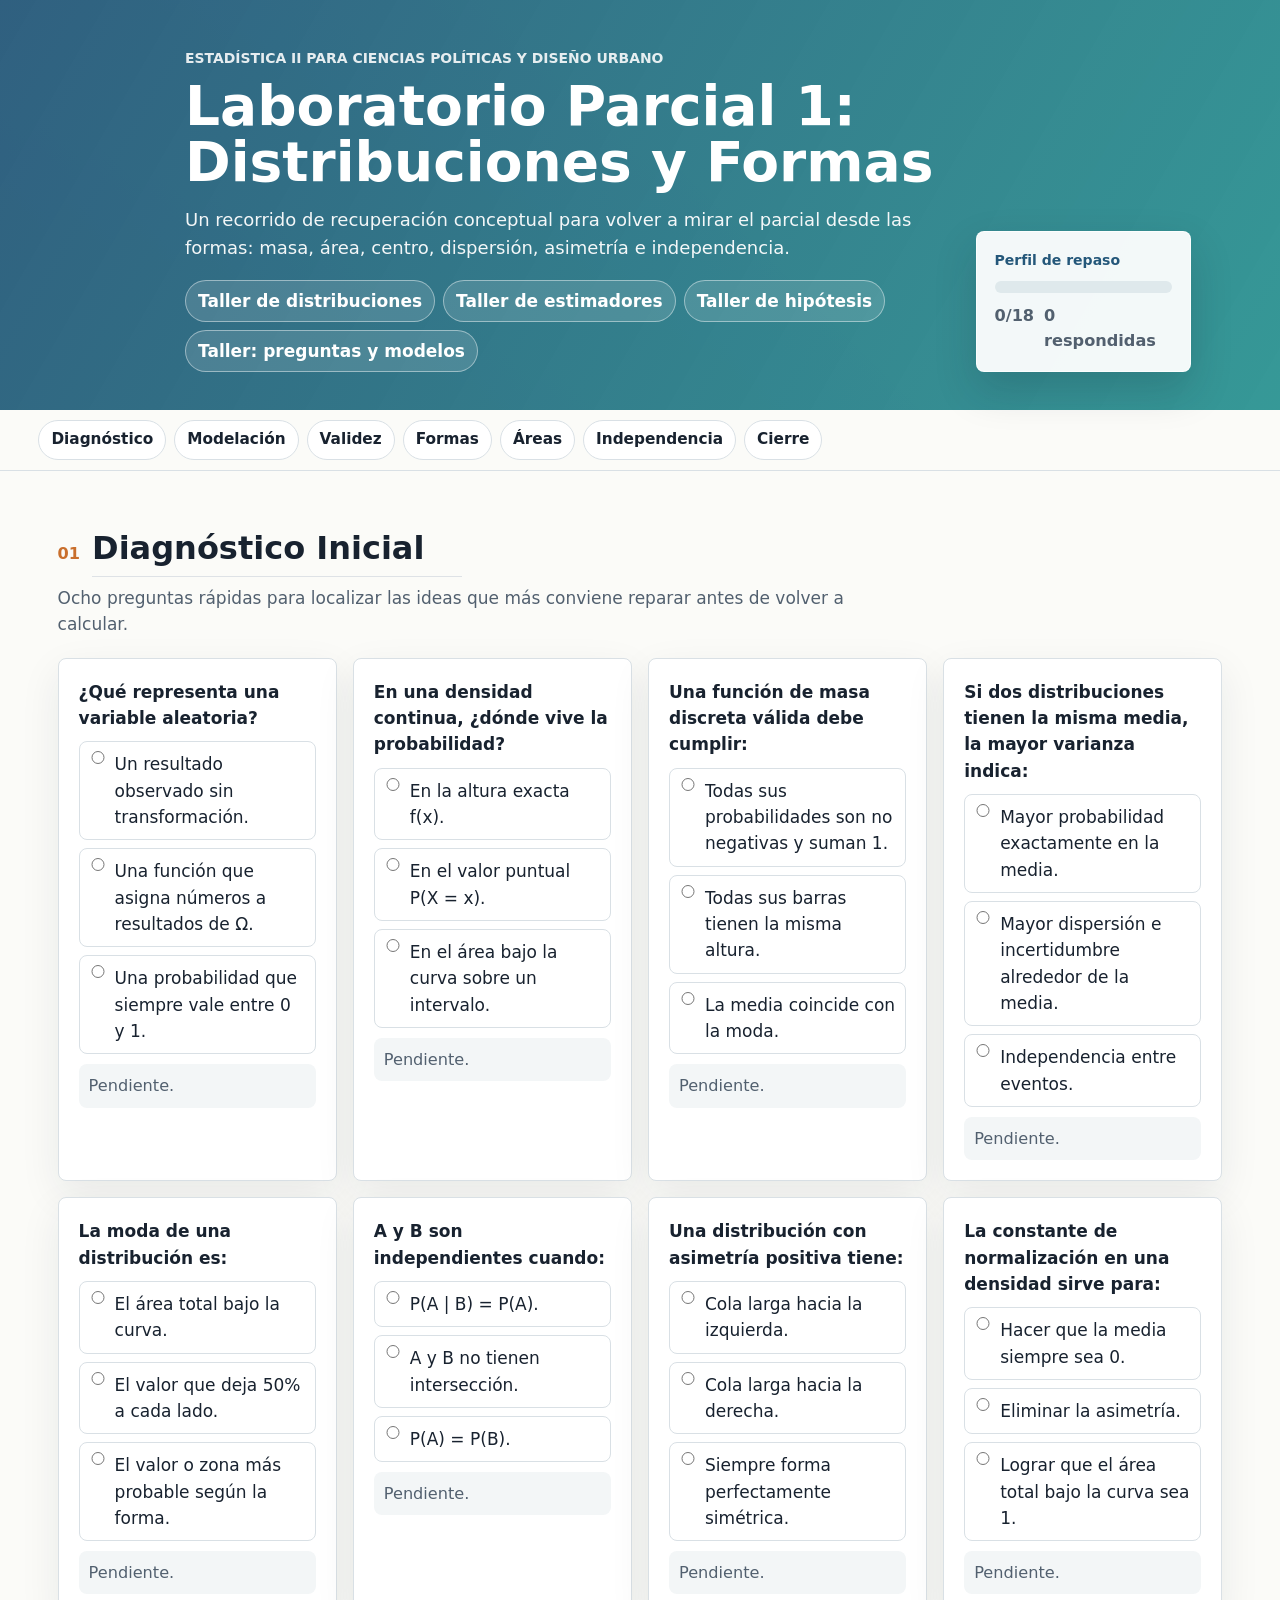
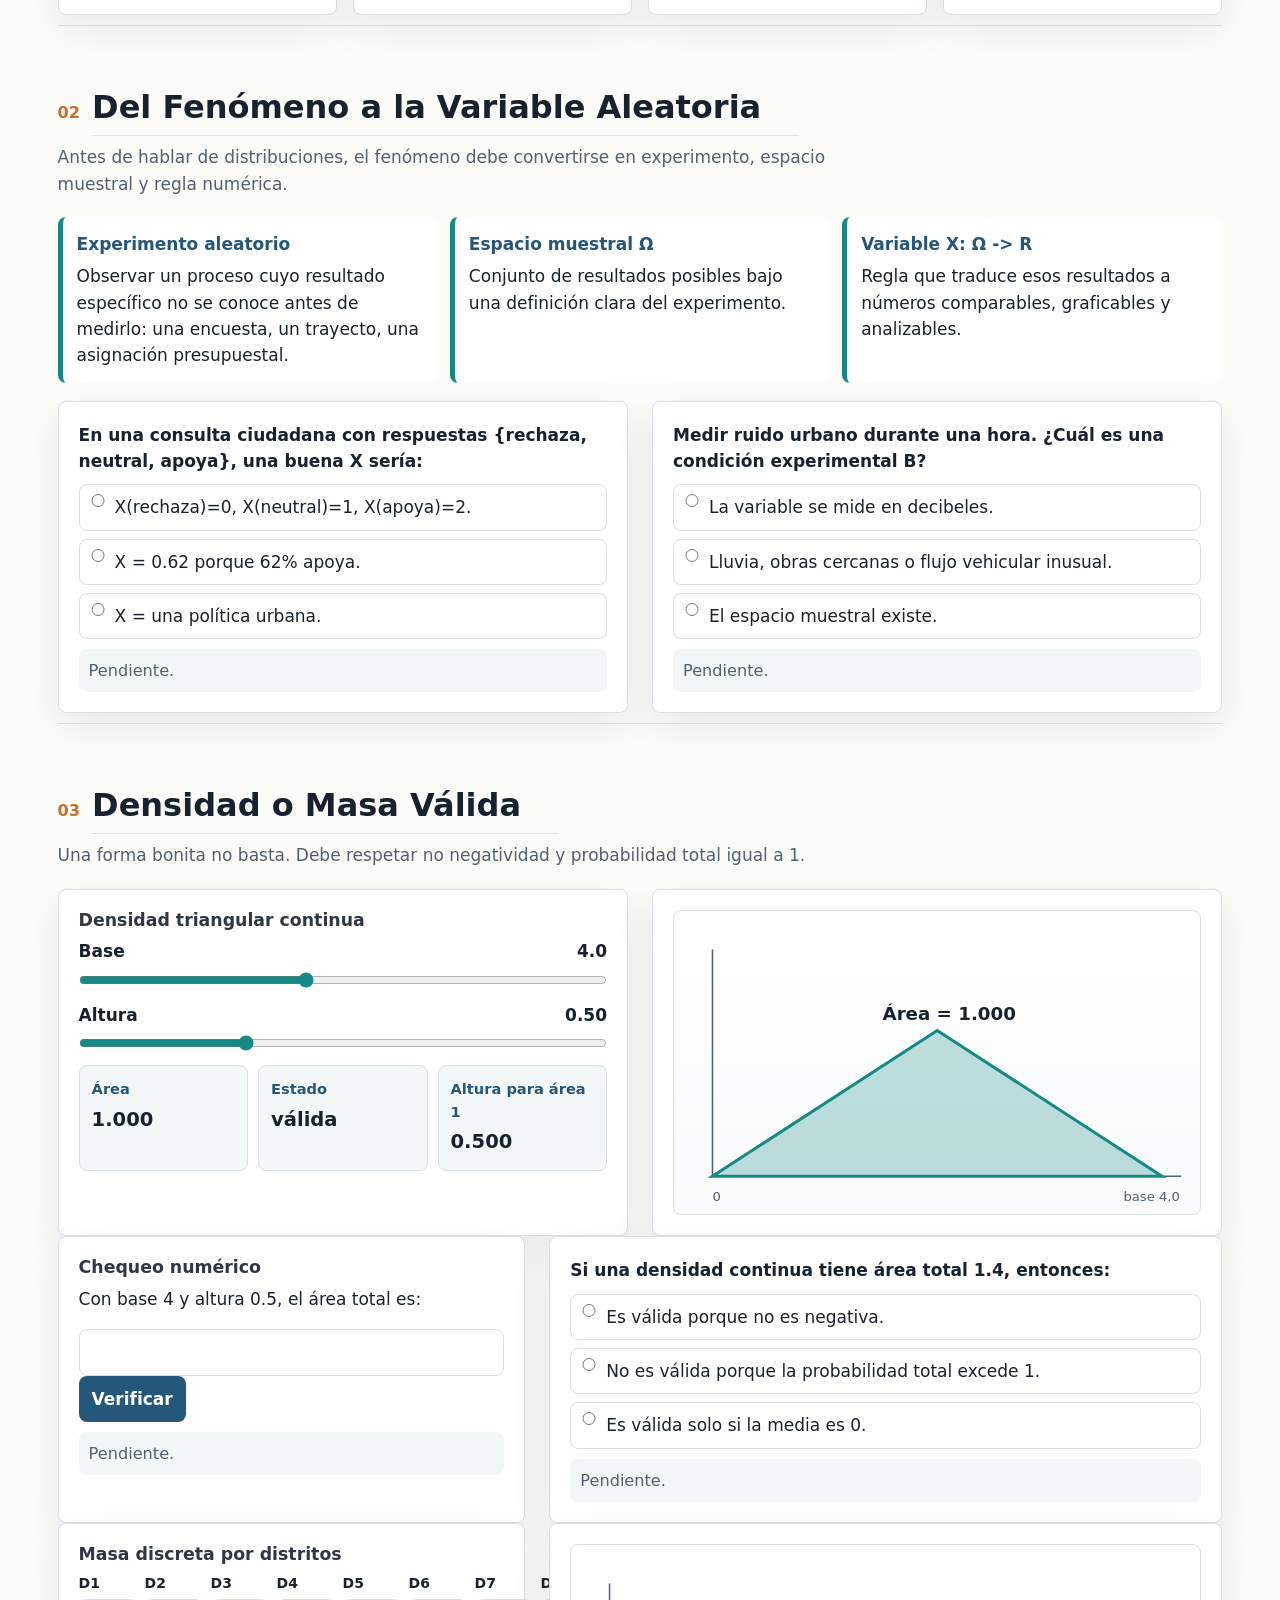
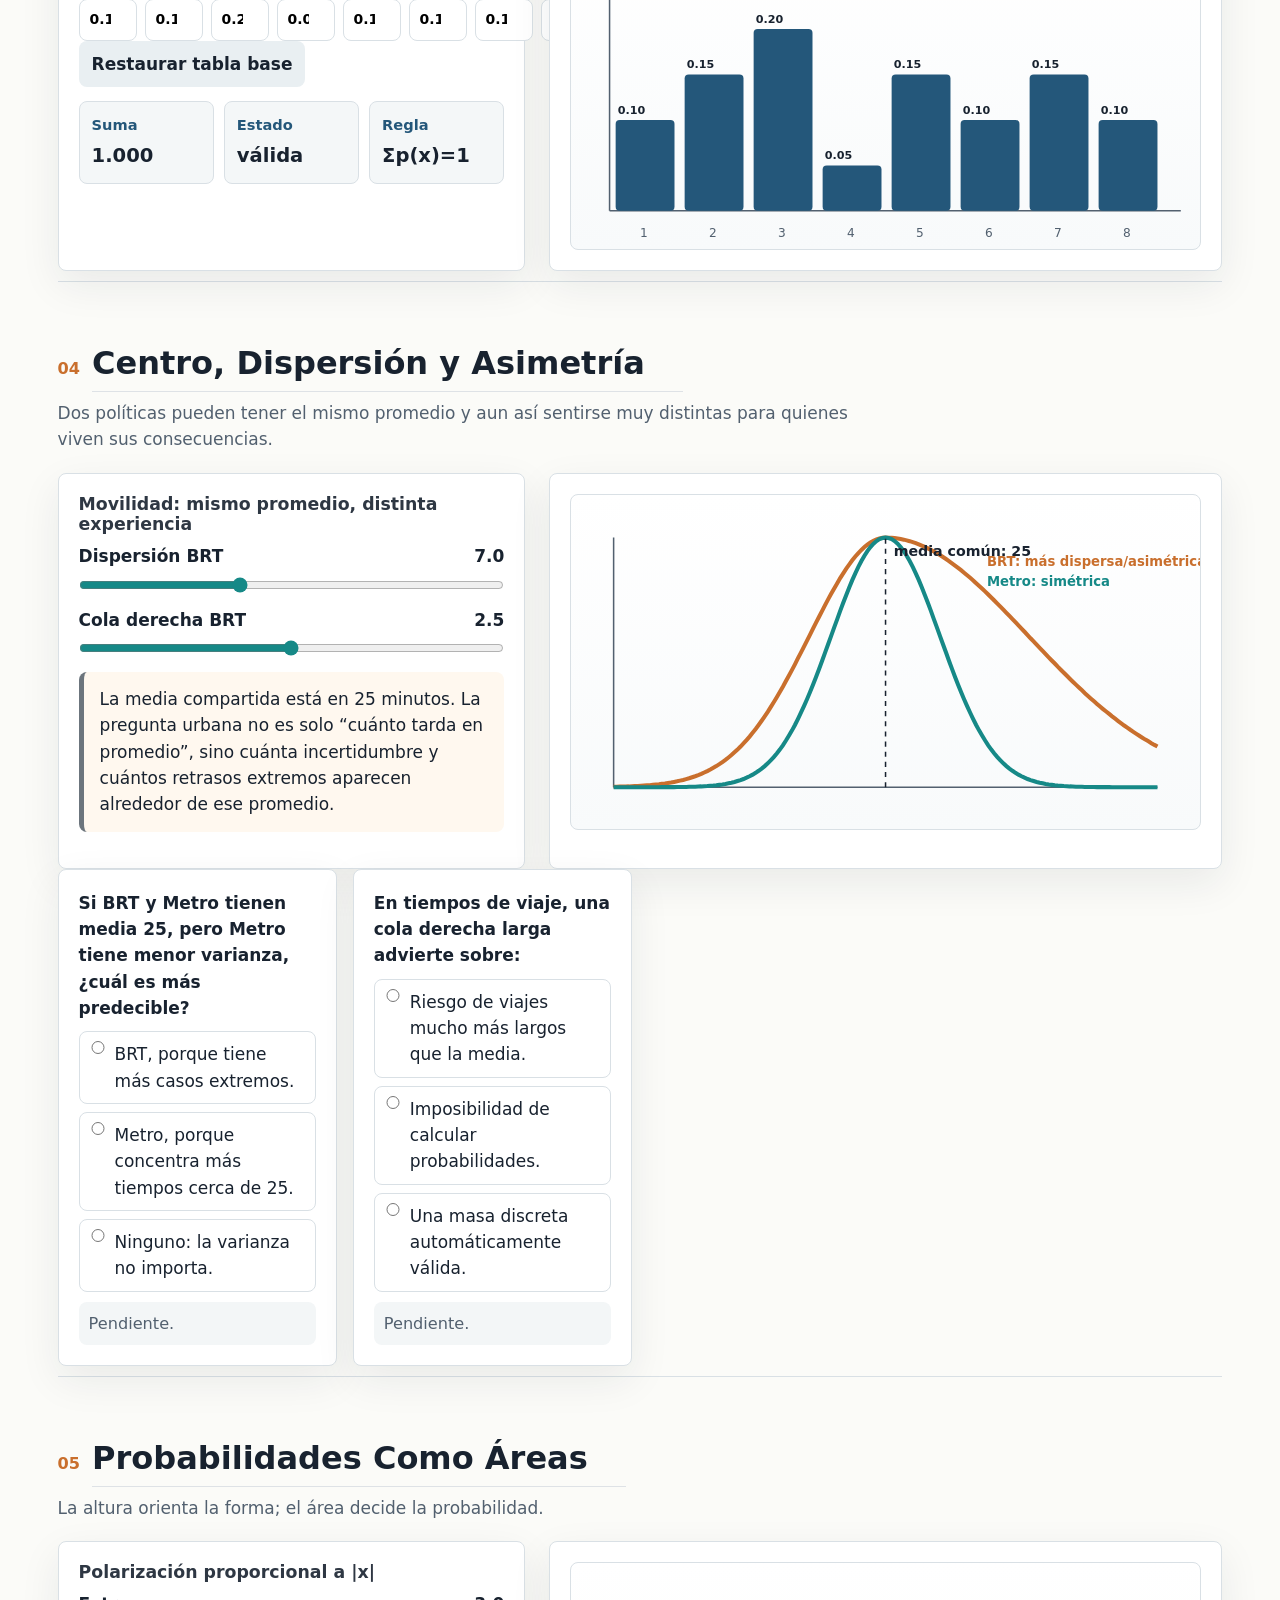
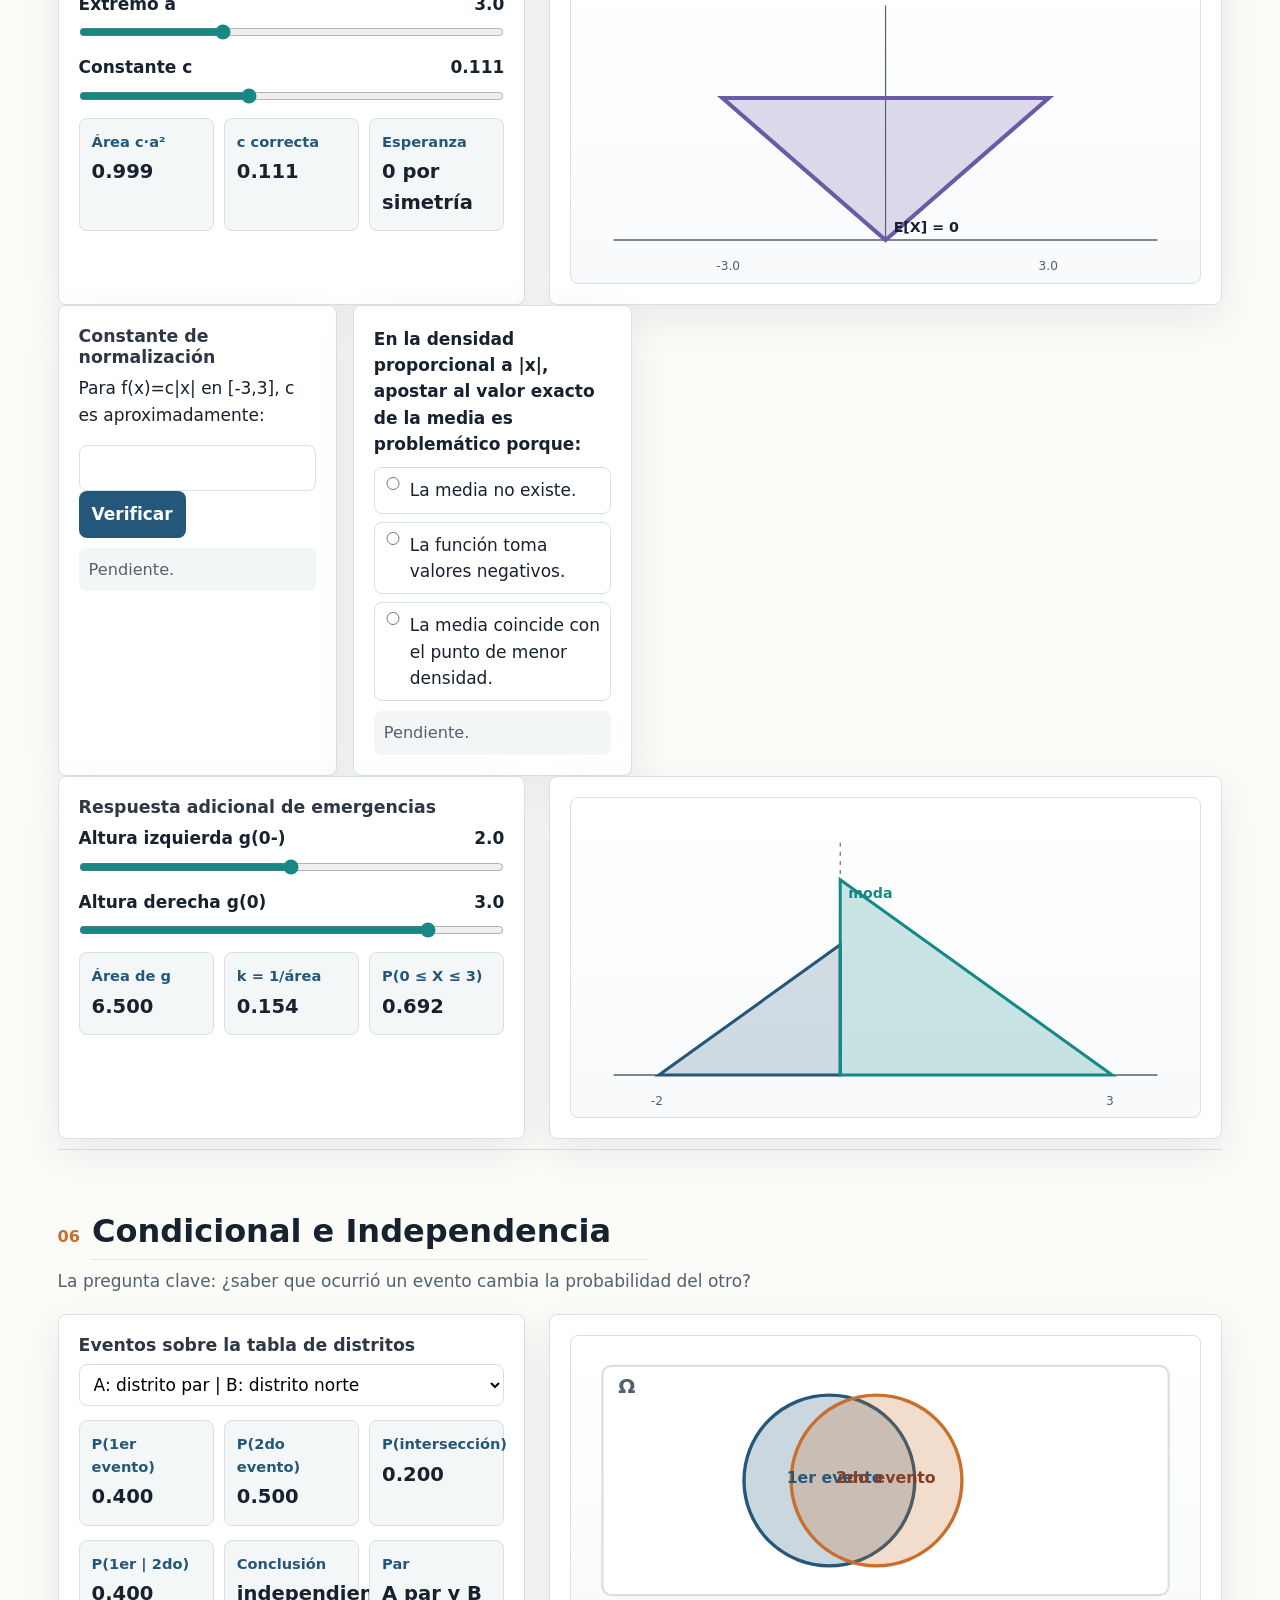
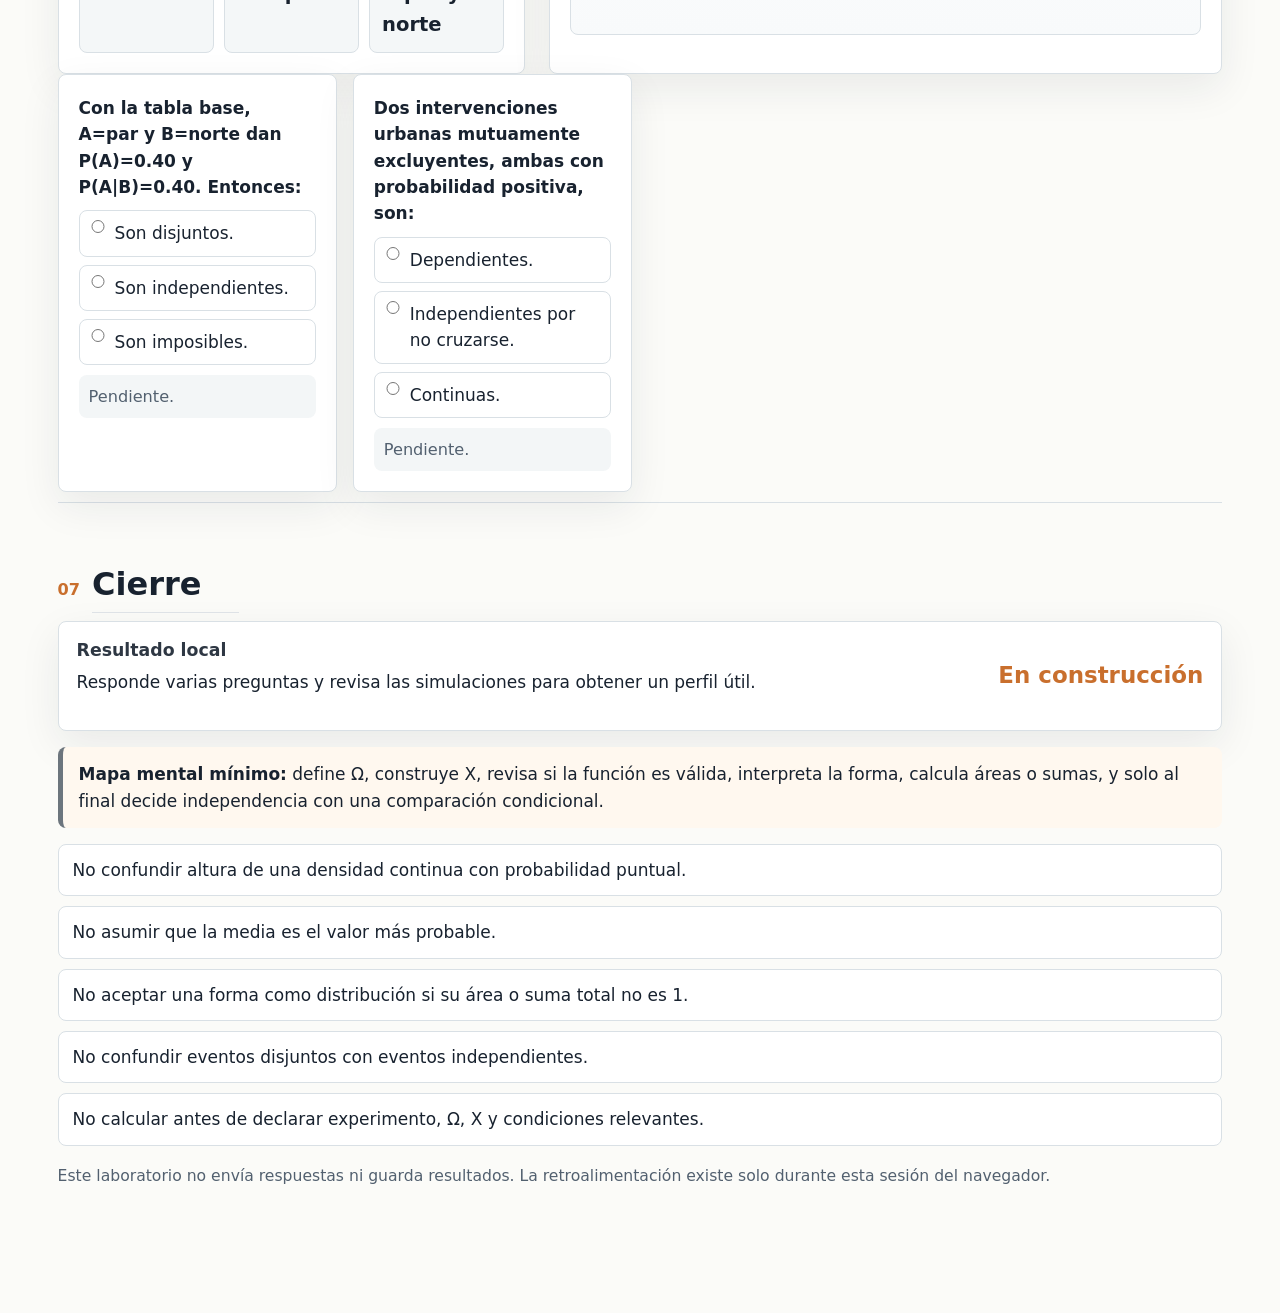
<file: docs/index.html>
<!DOCTYPE html>
<html xmlns="http://www.w3.org/1999/xhtml" lang="es" xml:lang="es"><head>

<meta charset="utf-8">
<meta name="generator" content="quarto-1.10.18">

<meta name="viewport" content="width=device-width, initial-scale=1.0, user-scalable=yes">


<title>Laboratorio Parcial 1: Distribuciones y Formas – Laboratorio Parcial 1</title>
<style>
/* Default styles provided by pandoc.
** See https://pandoc.org/MANUAL.html#variables-for-html for config info.
*/
span.smallcaps{font-variant: small-caps;}
div.columns{display: flex; gap: 1.5em;}
div.column{flex: auto;}
@media screen {
div.columns{gap: min(4vw, 1.5em);}
div.column{overflow-x: auto;}
}
div.hanging-indent{margin-left: 1.5em; text-indent: -1.5em;}
ul.task-list{list-style: none;}
ul.task-list li input[type="checkbox"] {
  width: 0.8em;
  margin: 0 0.8em 0.2em -1em; /* quarto-specific, see https://github.com/quarto-dev/quarto-cli/issues/4556 */ 
  vertical-align: middle;
}
</style>


<script src="site_libs/quarto-nav/quarto-nav.js"></script>
<script src="site_libs/clipboard/clipboard.min.js"></script>
<script src="site_libs/quarto-html/quarto.js" type="module"></script>
<script src="site_libs/quarto-html/tabsets/tabsets.js" type="module"></script>
<script src="site_libs/quarto-html/popper.min.js"></script>
<script src="site_libs/quarto-html/tippy.umd.min.js"></script>
<script src="site_libs/quarto-html/anchor.min.js"></script>
<link href="site_libs/quarto-html/tippy.css" rel="stylesheet">
<link href="site_libs/quarto-html/quarto-syntax-highlighting-64a204ab8560d761af7679ceaba22944.css" rel="stylesheet" id="quarto-text-highlighting-styles">
<script src="site_libs/bootstrap/bootstrap.min.js"></script>
<link href="site_libs/bootstrap/bootstrap-icons.css" rel="stylesheet">
<link href="site_libs/bootstrap/bootstrap-172ba59bd5e0b52282274ba0c0cc16fc.min.css" rel="stylesheet" append-hash="true" id="quarto-bootstrap" data-mode="light">
<script id="quarto-search-options" type="application/json">{
  "language": {
    "search-no-results-text": "No se han encontrado resultados",
    "search-matching-documents-text": "documentos encontrados",
    "search-copy-link-title": "Copiar el enlace en la búsqueda",
    "search-hide-matches-text": "Ocultar resultados adicionales",
    "search-more-match-text": "resultado adicional en este documento",
    "search-more-matches-text": "resultados adicionales en este documento",
    "search-clear-button-title": "Borrar",
    "search-text-placeholder": "",
    "search-detached-cancel-button-title": "Cancelar",
    "search-submit-button-title": "Enviar",
    "search-label": "Buscar"
  }
}</script>


<link rel="stylesheet" href="styles.css">
<link rel="stylesheet" href="workshops.css">
<link rel="stylesheet" href="preguntas.css">
</head>

<body class="quarto-light">

<div id="quarto-search-results"></div>
<!-- content -->
<div id="quarto-content" class="quarto-container page-columns page-rows-contents page-layout-article">
<!-- sidebar -->
<!-- margin-sidebar -->
    <div id="quarto-margin-sidebar" class="sidebar margin-sidebar zindex-bottom">
        
    </div>
<!-- main -->
<main class="content page-columns page-full" id="quarto-document-content">

<header id="title-block-header" class="quarto-title-block default">
<div class="quarto-title">
<h1 class="title">Laboratorio Parcial 1: Distribuciones y Formas</h1>
</div>



<div class="quarto-title-meta">

    
  
    
  </div>
  


</header>


<div class="lab-shell page-columns page-full">
  <header class="lab-header page-columns page-full">
    <div class="header-grid page-columns page-full">
      <div>
        <p class="eyebrow">Estadística II para Ciencias Políticas y Diseño Urbano</p>
        <h1>Laboratorio Parcial 1: Distribuciones y Formas</h1>
        <p class="lead">Un recorrido de recuperación conceptual para volver a mirar el parcial desde las formas: masa, área, centro, dispersión, asimetría e independencia.</p>
        <div class="site-links">
          <a href="taller_distribuciones/">Taller de distribuciones</a>
          <a href="taller_estimadores/">Taller de estimadores</a>
          <a href="taller_hipotesis/">Taller de hipótesis</a>
          <a href="taller_preguntas/">Taller: preguntas y modelos</a>
        </div>
      </div>
      <aside class="status-panel" aria-label="Progreso de autoevaluación">
        <p class="status-title">Perfil de repaso</p>
        <div class="meter" aria-hidden="true"><div class="meter-fill" id="scoreFill"></div></div>
        <div class="score-line"><span id="scoreCount">0/0</span><span id="answeredCount">0 respondidas</span></div>
      </aside>
    </div>
  </header>

  <nav class="lab-nav" aria-label="Secciones del laboratorio">
    <a href="#diagnostico">Diagnóstico</a>
    <a href="#modelacion">Modelación</a>
    <a href="#validez">Validez</a>
    <a href="#formas">Formas</a>
    <a href="#areas">Áreas</a>
    <a href="#independencia">Independencia</a>
    <a href="#cierre">Cierre</a>
  </nav>

  <main>
    <section class="module" id="diagnostico">
      <div class="module-title"><span>01</span><h2 class="anchored">Diagnóstico Inicial</h2></div>
      <p class="module-intro">Ocho preguntas rápidas para localizar las ideas que más conviene reparar antes de volver a calcular.</p>
      <div class="quiz-grid">
        <article class="quiz-card" data-question="d1" data-answer="b" data-ok="Correcto: una variable aleatoria traduce resultados posibles a números." data-hint="Revisa la regla X: Ω -> R. No es solo una lista de resultados.">
          <p class="question">¿Qué representa una variable aleatoria?</p>
          <div class="options">
            <label class="option"><input type="radio" name="d1" value="a">Un resultado observado sin transformación.</label>
            <label class="option"><input type="radio" name="d1" value="b">Una función que asigna números a resultados de Ω.</label>
            <label class="option"><input type="radio" name="d1" value="c">Una probabilidad que siempre vale entre 0 y 1.</label>
          </div>
          <div class="feedback">Pendiente.</div>
        </article>

        <article class="quiz-card" data-question="d2" data-answer="c" data-ok="Bien: en una continua, la probabilidad está en el área de intervalos." data-hint="En variables continuas, la altura sola no es una probabilidad puntual.">
          <p class="question">En una densidad continua, ¿dónde vive la probabilidad?</p>
          <div class="options">
            <label class="option"><input type="radio" name="d2" value="a">En la altura exacta f(x).</label>
            <label class="option"><input type="radio" name="d2" value="b">En el valor puntual P(X = x).</label>
            <label class="option"><input type="radio" name="d2" value="c">En el área bajo la curva sobre un intervalo.</label>
          </div>
          <div class="feedback">Pendiente.</div>
        </article>

        <article class="quiz-card" data-question="d3" data-answer="a" data-ok="Exacto: una masa discreta válida suma 1 y no tiene probabilidades negativas." data-hint="Para una masa discreta se suman alturas; para una continua se integra área.">
          <p class="question">Una función de masa discreta válida debe cumplir:</p>
          <div class="options">
            <label class="option"><input type="radio" name="d3" value="a">Todas sus probabilidades son no negativas y suman 1.</label>
            <label class="option"><input type="radio" name="d3" value="b">Todas sus barras tienen la misma altura.</label>
            <label class="option"><input type="radio" name="d3" value="c">La media coincide con la moda.</label>
          </div>
          <div class="feedback">Pendiente.</div>
        </article>

        <article class="quiz-card" data-question="d4" data-answer="b" data-ok="Correcto: la varianza mide dispersión alrededor del centro." data-hint="La varianza no ubica el centro; mide cuánto se alejan los valores de él.">
          <p class="question">Si dos distribuciones tienen la misma media, la mayor varianza indica:</p>
          <div class="options">
            <label class="option"><input type="radio" name="d4" value="a">Mayor probabilidad exactamente en la media.</label>
            <label class="option"><input type="radio" name="d4" value="b">Mayor dispersión e incertidumbre alrededor de la media.</label>
            <label class="option"><input type="radio" name="d4" value="c">Independencia entre eventos.</label>
          </div>
          <div class="feedback">Pendiente.</div>
        </article>

        <article class="quiz-card" data-question="d5" data-answer="c" data-ok="Bien visto: la moda está donde la densidad o masa alcanza su máximo." data-hint="La moda no tiene que coincidir con el promedio, especialmente en formas asimétricas.">
          <p class="question">La moda de una distribución es:</p>
          <div class="options">
            <label class="option"><input type="radio" name="d5" value="a">El área total bajo la curva.</label>
            <label class="option"><input type="radio" name="d5" value="b">El valor que deja 50% a cada lado.</label>
            <label class="option"><input type="radio" name="d5" value="c">El valor o zona más probable según la forma.</label>
          </div>
          <div class="feedback">Pendiente.</div>
        </article>

        <article class="quiz-card" data-question="d6" data-answer="a" data-ok="Correcto: independencia significa que saber B no cambia la probabilidad de A." data-hint="No confundas independencia con que los eventos no se crucen.">
          <p class="question">A y B son independientes cuando:</p>
          <div class="options">
            <label class="option"><input type="radio" name="d6" value="a">P(A | B) = P(A).</label>
            <label class="option"><input type="radio" name="d6" value="b">A y B no tienen intersección.</label>
            <label class="option"><input type="radio" name="d6" value="c">P(A) = P(B).</label>
          </div>
          <div class="feedback">Pendiente.</div>
        </article>

        <article class="quiz-card" data-question="d7" data-answer="b" data-ok="Sí: la asimetría positiva alarga la cola hacia valores altos." data-hint="Mira hacia dónde se extiende la cola, no dónde está la mayor altura.">
          <p class="question">Una distribución con asimetría positiva tiene:</p>
          <div class="options">
            <label class="option"><input type="radio" name="d7" value="a">Cola larga hacia la izquierda.</label>
            <label class="option"><input type="radio" name="d7" value="b">Cola larga hacia la derecha.</label>
            <label class="option"><input type="radio" name="d7" value="c">Siempre forma perfectamente simétrica.</label>
          </div>
          <div class="feedback">Pendiente.</div>
        </article>

        <article class="quiz-card" data-question="d8" data-answer="c" data-ok="Correcto: normalizar es ajustar una forma para que su área total sea 1." data-hint="La constante no cambia el soporte; cambia la escala vertical de la función.">
          <p class="question">La constante de normalización en una densidad sirve para:</p>
          <div class="options">
            <label class="option"><input type="radio" name="d8" value="a">Hacer que la media siempre sea 0.</label>
            <label class="option"><input type="radio" name="d8" value="b">Eliminar la asimetría.</label>
            <label class="option"><input type="radio" name="d8" value="c">Lograr que el área total bajo la curva sea 1.</label>
          </div>
          <div class="feedback">Pendiente.</div>
        </article>
      </div>
    </section>

    <section class="module" id="modelacion">
      <div class="module-title"><span>02</span><h2 class="anchored">Del Fenómeno a la Variable Aleatoria</h2></div>
      <p class="module-intro">Antes de hablar de distribuciones, el fenómeno debe convertirse en experimento, espacio muestral y regla numérica.</p>
      <div class="concept-strip">
        <div class="concept"><strong>Experimento aleatorio</strong>Observar un proceso cuyo resultado específico no se conoce antes de medirlo: una encuesta, un trayecto, una asignación presupuestal.</div>
        <div class="concept"><strong>Espacio muestral Ω</strong>Conjunto de resultados posibles bajo una definición clara del experimento.</div>
        <div class="concept"><strong>Variable X: Ω -&gt; R</strong>Regla que traduce esos resultados a números comparables, graficables y analizables.</div>
      </div>
      <div class="grid">
        <article class="quiz-card" data-question="m1" data-answer="a" data-ok="Bien: el resultado cualitativo se traduce a una escala numérica." data-hint="Piensa en cuál opción define una regla de asignación para cada resultado posible.">
          <p class="question">En una consulta ciudadana con respuestas {rechaza, neutral, apoya}, una buena X sería:</p>
          <div class="options">
            <label class="option"><input type="radio" name="m1" value="a">X(rechaza)=0, X(neutral)=1, X(apoya)=2.</label>
            <label class="option"><input type="radio" name="m1" value="b">X = 0.62 porque 62% apoya.</label>
            <label class="option"><input type="radio" name="m1" value="c">X = una política urbana.</label>
          </div>
          <div class="feedback">Pendiente.</div>
        </article>
        <article class="quiz-card" data-question="m2" data-answer="b" data-ok="Correcto: el clima puede afectar la variabilidad, pero no define el experimento." data-hint="Separa lo estructural de lo contextual: una condición B influye sin ser la regla del experimento.">
          <p class="question">Medir ruido urbano durante una hora. ¿Cuál es una condición experimental B?</p>
          <div class="options">
            <label class="option"><input type="radio" name="m2" value="a">La variable se mide en decibeles.</label>
            <label class="option"><input type="radio" name="m2" value="b">Lluvia, obras cercanas o flujo vehicular inusual.</label>
            <label class="option"><input type="radio" name="m2" value="c">El espacio muestral existe.</label>
          </div>
          <div class="feedback">Pendiente.</div>
        </article>
      </div>
    </section>

    <section class="module" id="validez">
      <div class="module-title"><span>03</span><h2 class="anchored">Densidad o Masa Válida</h2></div>
      <p class="module-intro">Una forma bonita no basta. Debe respetar no negatividad y probabilidad total igual a 1.</p>
      <div class="grid">
        <article class="panel">
          <h3 class="anchored">Densidad triangular continua</h3>
          <div class="controls">
            <div class="control-row">
              <label for="triBase">Base <span id="triBaseValue">4.0</span></label>
              <input id="triBase" type="range" min="1" max="8" step="0.1" value="4">
            </div>
            <div class="control-row">
              <label for="triHeight">Altura <span id="triHeightValue">0.50</span></label>
              <input id="triHeight" type="range" min="0.05" max="1.5" step="0.01" value="0.5">
            </div>
          </div>
          <div class="metric-row">
            <div class="metric"><b>Área</b><span id="triArea">1.000</span></div>
            <div class="metric"><b>Estado</b><span id="triValidity">válida</span></div>
            <div class="metric"><b>Altura para área 1</b><span id="triFix">0.500</span></div>
          </div>
        </article>
        <article class="panel">
          <svg class="chart" id="triangleChart" role="img" aria-label="Triángulo de densidad con área calculada"></svg>
        </article>
      </div>
      <div class="grid visual-pair">
        <article class="panel" data-question="v1" data-numeric-answer="1" data-tolerance="0.001" data-ok="Correcto: base por altura dividido entre dos da 1." data-hint="Usa área = base × altura / 2. Con base 4 y altura 0.5, revisa la multiplicación antes de dividir.">
          <h3 class="anchored">Chequeo numérico</h3>
          <p>Con base 4 y altura 0.5, el área total es:</p>
          <input type="number" step="0.001" aria-label="Área de triángulo">
          <button type="button">Verificar</button>
          <div class="feedback">Pendiente.</div>
        </article>
        <article class="quiz-card" data-question="v2" data-answer="b" data-ok="Exacto: si el área total es 1.4, hay demasiada probabilidad asignada." data-hint="La probabilidad total de todo Ω debe ser exactamente 1.">
          <p class="question">Si una densidad continua tiene área total 1.4, entonces:</p>
          <div class="options">
            <label class="option"><input type="radio" name="v2" value="a">Es válida porque no es negativa.</label>
            <label class="option"><input type="radio" name="v2" value="b">No es válida porque la probabilidad total excede 1.</label>
            <label class="option"><input type="radio" name="v2" value="c">Es válida solo si la media es 0.</label>
          </div>
          <div class="feedback">Pendiente.</div>
        </article>
      </div>

      <div class="grid visual-pair">
        <article class="panel">
          <h3 class="anchored">Masa discreta por distritos</h3>
          <div class="bars-grid" aria-label="Probabilidades por distrito">
            <label class="bar-control">D1 <input class="prob-input" type="number" min="0" max="1" step="0.01" value="0.10"></label>
            <label class="bar-control">D2 <input class="prob-input" type="number" min="0" max="1" step="0.01" value="0.15"></label>
            <label class="bar-control">D3 <input class="prob-input" type="number" min="0" max="1" step="0.01" value="0.20"></label>
            <label class="bar-control">D4 <input class="prob-input" type="number" min="0" max="1" step="0.01" value="0.05"></label>
            <label class="bar-control">D5 <input class="prob-input" type="number" min="0" max="1" step="0.01" value="0.15"></label>
            <label class="bar-control">D6 <input class="prob-input" type="number" min="0" max="1" step="0.01" value="0.10"></label>
            <label class="bar-control">D7 <input class="prob-input" type="number" min="0" max="1" step="0.01" value="0.15"></label>
            <label class="bar-control">D8 <input class="prob-input" type="number" min="0" max="1" step="0.01" value="0.10"></label>
          </div>
          <button class="secondary" id="resetMass" type="button">Restaurar tabla base</button>
          <div class="metric-row">
            <div class="metric"><b>Suma</b><span id="massTotal">1.000</span></div>
            <div class="metric"><b>Estado</b><span id="massValidity">válida</span></div>
            <div class="metric"><b>Regla</b><span>Σp(x)=1</span></div>
          </div>
        </article>
        <article class="panel">
          <svg class="chart" id="barChart" role="img" aria-label="Barras de probabilidad discreta"></svg>
        </article>
      </div>
    </section>

    <section class="module" id="formas">
      <div class="module-title"><span>04</span><h2 class="anchored">Centro, Dispersión y Asimetría</h2></div>
      <p class="module-intro">Dos políticas pueden tener el mismo promedio y aun así sentirse muy distintas para quienes viven sus consecuencias.</p>
      <div class="grid visual-pair">
        <article class="panel">
          <h3 class="anchored">Movilidad: mismo promedio, distinta experiencia</h3>
          <div class="controls">
            <div class="control-row">
              <label for="spread">Dispersión BRT <span id="spreadValue">7.0</span></label>
              <input id="spread" type="range" min="4" max="12" step="0.5" value="7">
            </div>
            <div class="control-row">
              <label for="skew">Cola derecha BRT <span id="skewValue">2.5</span></label>
              <input id="skew" type="range" min="0" max="5" step="0.5" value="2.5">
            </div>
          </div>
          <div class="callout">La media compartida está en 25 minutos. La pregunta urbana no es solo “cuánto tarda en promedio”, sino cuánta incertidumbre y cuántos retrasos extremos aparecen alrededor de ese promedio.</div>
        </article>
        <article class="panel">
          <svg class="chart" id="shapeChart" role="img" aria-label="Comparador de formas con la misma media"></svg>
        </article>
      </div>
      <div class="quiz-grid">
        <article class="quiz-card" data-question="f1" data-answer="b" data-ok="Correcto: menor varianza implica tiempos más predecibles alrededor del promedio." data-hint="La predictibilidad se relaciona con menor dispersión, no solo con menor media.">
          <p class="question">Si BRT y Metro tienen media 25, pero Metro tiene menor varianza, ¿cuál es más predecible?</p>
          <div class="options">
            <label class="option"><input type="radio" name="f1" value="a">BRT, porque tiene más casos extremos.</label>
            <label class="option"><input type="radio" name="f1" value="b">Metro, porque concentra más tiempos cerca de 25.</label>
            <label class="option"><input type="radio" name="f1" value="c">Ninguno: la varianza no importa.</label>
          </div>
          <div class="feedback">Pendiente.</div>
        </article>
        <article class="quiz-card" data-question="f2" data-answer="a" data-ok="Bien: una cola derecha sugiere retrasos inusualmente altos." data-hint="Asimetría positiva equivale a cola hacia valores grandes.">
          <p class="question">En tiempos de viaje, una cola derecha larga advierte sobre:</p>
          <div class="options">
            <label class="option"><input type="radio" name="f2" value="a">Riesgo de viajes mucho más largos que la media.</label>
            <label class="option"><input type="radio" name="f2" value="b">Imposibilidad de calcular probabilidades.</label>
            <label class="option"><input type="radio" name="f2" value="c">Una masa discreta automáticamente válida.</label>
          </div>
          <div class="feedback">Pendiente.</div>
        </article>
      </div>
    </section>

    <section class="module" id="areas">
      <div class="module-title"><span>05</span><h2 class="anchored">Probabilidades Como Áreas</h2></div>
      <p class="module-intro">La altura orienta la forma; el área decide la probabilidad.</p>
      <div class="grid visual-pair">
        <article class="panel">
          <h3 class="anchored">Polarización proporcional a |x|</h3>
          <div class="controls">
            <div class="control-row">
              <label for="vLimit">Extremo a <span id="vLimitValue">3.0</span></label>
              <input id="vLimit" type="range" min="2" max="5" step="0.1" value="3">
            </div>
            <div class="control-row">
              <label for="vConstant">Constante c <span id="vConstantValue">0.111</span></label>
              <input id="vConstant" type="range" min="0.02" max="0.25" step="0.001" value="0.111">
            </div>
          </div>
          <div class="metric-row">
            <div class="metric"><b>Área c·a²</b><span id="vArea">1.000</span></div>
            <div class="metric"><b>c correcta</b><span id="vCorrectC">0.111</span></div>
            <div class="metric"><b>Esperanza</b><span id="vMean">0</span></div>
          </div>
        </article>
        <article class="panel">
          <svg class="chart" id="vChart" role="img" aria-label="Densidad proporcional a valor absoluto"></svg>
        </article>
      </div>
      <div class="quiz-grid">
        <article class="panel" data-question="a1" data-numeric-answer="0.111" data-tolerance="0.002" data-ok="Correcto: para [-3,3], el área de |x| es 9, así que c = 1/9." data-hint="Integra |x| en [-a,a]: el área total es a². Con a=3, despeja c·9=1.">
          <h3 class="anchored">Constante de normalización</h3>
          <p>Para f(x)=c|x| en [-3,3], c es aproximadamente:</p>
          <input type="number" step="0.001" aria-label="Constante c">
          <button type="button">Verificar</button>
          <div class="feedback">Pendiente.</div>
        </article>
        <article class="quiz-card" data-question="a2" data-answer="c" data-ok="Exacto: la media está en el centro por simetría, pero la densidad allí es mínima." data-hint="Distingue centro de masa y punto de mayor altura. En |x| el centro es el valle.">
          <p class="question">En la densidad proporcional a |x|, apostar al valor exacto de la media es problemático porque:</p>
          <div class="options">
            <label class="option"><input type="radio" name="a2" value="a">La media no existe.</label>
            <label class="option"><input type="radio" name="a2" value="b">La función toma valores negativos.</label>
            <label class="option"><input type="radio" name="a2" value="c">La media coincide con el punto de menor densidad.</label>
          </div>
          <div class="feedback">Pendiente.</div>
        </article>
      </div>

      <div class="grid visual-pair">
        <article class="panel">
          <h3 class="anchored">Respuesta adicional de emergencias</h3>
          <div class="controls">
            <div class="control-row">
              <label for="leftHeight">Altura izquierda g(0-) <span id="leftHeightValue">2.0</span></label>
              <input id="leftHeight" type="range" min="0.5" max="3.5" step="0.1" value="2">
            </div>
            <div class="control-row">
              <label for="rightHeight">Altura derecha g(0) <span id="rightHeightValue">3.0</span></label>
              <input id="rightHeight" type="range" min="0.5" max="3.5" step="0.1" value="3">
            </div>
          </div>
          <div class="metric-row">
            <div class="metric"><b>Área de g</b><span id="rawArea">6.500</span></div>
            <div class="metric"><b>k = 1/área</b><span id="kValue">0.154</span></div>
            <div class="metric"><b>P(0 ≤ X ≤ 3)</b><span id="rightProb">0.692</span></div>
          </div>
        </article>
        <article class="panel">
          <svg class="chart" id="pieceChart" role="img" aria-label="Densidad triangular por tramos"></svg>
        </article>
      </div>
    </section>

    <section class="module" id="independencia">
      <div class="module-title"><span>06</span><h2 class="anchored">Condicional e Independencia</h2></div>
      <p class="module-intro">La pregunta clave: ¿saber que ocurrió un evento cambia la probabilidad del otro?</p>
      <div class="grid visual-pair">
        <article class="panel">
          <h3 class="anchored">Eventos sobre la tabla de distritos</h3>
          <select id="eventPair" aria-label="Par de eventos">
            <option value="AB">A: distrito par | B: distrito norte</option>
            <option value="AC">A: distrito par | C: distrito prioritario</option>
            <option value="DE">D: distritos 1 a 4 | E: distritos 1 o 2</option>
          </select>
          <div class="metric-row">
            <div class="metric"><b>P(1er evento)</b><span id="pFirst">0.400</span></div>
            <div class="metric"><b>P(2do evento)</b><span id="pSecond">0.500</span></div>
            <div class="metric"><b>P(intersección)</b><span id="pIntersection">0.200</span></div>
          </div>
          <div class="metric-row">
            <div class="metric"><b>P(1er | 2do)</b><span id="pConditional">0.400</span></div>
            <div class="metric"><b>Conclusión</b><span id="independenceResult">independientes</span></div>
            <div class="metric"><b>Par</b><span id="eventPairLabel">A par y B norte</span></div>
          </div>
        </article>
        <article class="panel">
          <svg class="chart" id="vennChart" role="img" aria-label="Diagrama esquemático de eventos en omega"></svg>
        </article>
      </div>
      <div class="quiz-grid">
        <article class="quiz-card" data-question="i1" data-answer="b" data-ok="Correcto: si P(A|B)=P(A), saber B no modifica la probabilidad de A." data-hint="Compara la probabilidad condicional con la marginal del primer evento.">
          <p class="question">Con la tabla base, A=par y B=norte dan P(A)=0.40 y P(A|B)=0.40. Entonces:</p>
          <div class="options">
            <label class="option"><input type="radio" name="i1" value="a">Son disjuntos.</label>
            <label class="option"><input type="radio" name="i1" value="b">Son independientes.</label>
            <label class="option"><input type="radio" name="i1" value="c">Son imposibles.</label>
          </div>
          <div class="feedback">Pendiente.</div>
        </article>
        <article class="quiz-card" data-question="i2" data-answer="a" data-ok="Exacto: disyunción con probabilidades positivas produce dependencia, no independencia." data-hint="Si dos eventos positivos no se cruzan, saber que ocurrió uno hace imposible el otro.">
          <p class="question">Dos intervenciones urbanas mutuamente excluyentes, ambas con probabilidad positiva, son:</p>
          <div class="options">
            <label class="option"><input type="radio" name="i2" value="a">Dependientes.</label>
            <label class="option"><input type="radio" name="i2" value="b">Independientes por no cruzarse.</label>
            <label class="option"><input type="radio" name="i2" value="c">Continuas.</label>
          </div>
          <div class="feedback">Pendiente.</div>
        </article>
      </div>
    </section>

    <section class="module" id="cierre">
      <div class="module-title"><span>07</span><h2 class="anchored">Cierre</h2></div>
      <div class="profile-box">
        <div>
          <h3 class="anchored">Resultado local</h3>
          <p id="profileText">Responde varias preguntas y revisa las simulaciones para obtener un perfil útil.</p>
        </div>
        <div class="profile-label" id="profileLabel">En construcción</div>
      </div>
      <div class="callout"><strong>Mapa mental mínimo:</strong> define Ω, construye X, revisa si la función es válida, interpreta la forma, calcula áreas o sumas, y solo al final decide independencia con una comparación condicional.</div>
      <ul class="checklist">
        <li>No confundir altura de una densidad continua con probabilidad puntual.</li>
        <li>No asumir que la media es el valor más probable.</li>
        <li>No aceptar una forma como distribución si su área o suma total no es 1.</li>
        <li>No confundir eventos disjuntos con eventos independientes.</li>
        <li>No calcular antes de declarar experimento, Ω, X y condiciones relevantes.</li>
      </ul>
      <p class="footer-note">Este laboratorio no envía respuestas ni guarda resultados. La retroalimentación existe solo durante esta sesión del navegador.</p>
    </section>
  </main>
</div>



</main> <!-- /main -->
<script id="quarto-html-after-body" type="application/javascript">
  window.document.addEventListener("DOMContentLoaded", function (event) {
    const icon = "";
    const anchorJS = new window.AnchorJS();
    anchorJS.options = {
      placement: 'right',
      icon: icon
    };
    anchorJS.add('.anchored');
    const isCodeAnnotation = (el) => {
      for (const clz of el.classList) {
        if (clz.startsWith('code-annotation-')) {                     
          return true;
        }
      }
      return false;
    }
    const onCopySuccess = function(e) {
      // button target
      const button = e.trigger;
      // don't keep focus
      button.blur();
      // flash "checked"
      button.classList.add('code-copy-button-checked');
      var currentTitle = button.getAttribute("title");
      button.setAttribute("title", "Copiado");
      let tooltip;
      if (window.bootstrap) {
        button.setAttribute("data-bs-toggle", "tooltip");
        button.setAttribute("data-bs-placement", "left");
        button.setAttribute("data-bs-title", "Copiado");
        tooltip = new bootstrap.Tooltip(button, 
          { trigger: "manual", 
            customClass: "code-copy-button-tooltip",
            offset: [0, -8]});
        tooltip.show();    
      }
      setTimeout(function() {
        if (tooltip) {
          tooltip.hide();
          button.removeAttribute("data-bs-title");
          button.removeAttribute("data-bs-toggle");
          button.removeAttribute("data-bs-placement");
        }
        button.setAttribute("title", currentTitle);
        button.classList.remove('code-copy-button-checked');
      }, 1000);
      // clear code selection
      e.clearSelection();
    }
    const getTextToCopy = function(trigger) {
      const outerScaffold = trigger.parentElement.cloneNode(true);
      const codeEl = outerScaffold.querySelector('code');
      for (const childEl of codeEl.children) {
        if (isCodeAnnotation(childEl)) {
          childEl.remove();
        }
      }
      return codeEl.innerText;
    }
    const clipboard = new window.ClipboardJS('.code-copy-button:not([data-in-quarto-modal])', {
      text: getTextToCopy
    });
    clipboard.on('success', onCopySuccess);
    if (window.document.getElementById('quarto-embedded-source-code-modal')) {
      const clipboardModal = new window.ClipboardJS('.code-copy-button[data-in-quarto-modal]', {
        text: getTextToCopy,
        container: window.document.getElementById('quarto-embedded-source-code-modal')
      });
      clipboardModal.on('success', onCopySuccess);
    }
      var localhostRegex = new RegExp(/^(?:http|https):\/\/localhost\:?[0-9]*\//);
      var mailtoRegex = new RegExp(/^mailto:/);
        var filterRegex = new RegExp('/' + window.location.host + '/');
      var isInternal = (href) => {
          return filterRegex.test(href) || localhostRegex.test(href) || mailtoRegex.test(href);
      }
      // Inspect non-navigation links and adorn them if external
     var links = window.document.querySelectorAll('a[href]:not(.nav-link):not(.navbar-brand):not(.toc-action):not(.sidebar-link):not(.sidebar-item-toggle):not(.pagination-link):not(.no-external):not([aria-hidden]):not(.dropdown-item):not(.quarto-navigation-tool):not(.about-link)');
      for (var i=0; i<links.length; i++) {
        const link = links[i];
        if (!isInternal(link.href)) {
          // undo the damage that might have been done by quarto-nav.js in the case of
          // links that we want to consider external
          if (link.dataset.originalHref !== undefined) {
            link.href = link.dataset.originalHref;
          }
        }
      }
    function tippyHover(el, contentFn, onTriggerFn, onUntriggerFn) {
      const config = {
        allowHTML: true,
        maxWidth: 500,
        delay: 100,
        arrow: false,
        appendTo: function(el) {
            return el.parentElement;
        },
        interactive: true,
        interactiveBorder: 10,
        theme: 'quarto',
        placement: 'bottom-start',
      };
      if (contentFn) {
        config.content = contentFn;
      }
      if (onTriggerFn) {
        config.onTrigger = onTriggerFn;
      }
      if (onUntriggerFn) {
        config.onUntrigger = onUntriggerFn;
      }
      window.tippy(el, config); 
    }
    const noterefs = window.document.querySelectorAll('a[role="doc-noteref"]');
    for (var i=0; i<noterefs.length; i++) {
      const ref = noterefs[i];
      tippyHover(ref, function() {
        // use id or data attribute instead here
        let href = ref.getAttribute('data-footnote-href') || ref.getAttribute('href');
        try { href = new URL(href).hash; } catch {}
        const id = href.replace(/^#\/?/, "");
        const note = window.document.getElementById(id);
        if (note) {
          return note.innerHTML;
        } else {
          return "";
        }
      });
    }
    const xrefs = window.document.querySelectorAll('a.quarto-xref');
    const processXRef = (id, note) => {
      // Strip column container classes
      const stripColumnClz = (el) => {
        el.classList.remove("page-full", "page-columns");
        if (el.children) {
          for (const child of el.children) {
            stripColumnClz(child);
          }
        }
      }
      stripColumnClz(note)
      if (id === null || id.startsWith('sec-')) {
        // Special case sections, only their first couple elements
        const container = document.createElement("div");
        if (note.children && note.children.length > 2) {
          container.appendChild(note.children[0].cloneNode(true));
          for (let i = 1; i < note.children.length; i++) {
            const child = note.children[i];
            if (child.tagName === "P" && child.innerText === "") {
              continue;
            } else {
              container.appendChild(child.cloneNode(true));
              break;
            }
          }
          if (window.Quarto?.typesetMath) {
            window.Quarto.typesetMath(container);
          }
          return container.innerHTML
        } else {
          if (window.Quarto?.typesetMath) {
            window.Quarto.typesetMath(note);
          }
          return note.innerHTML;
        }
      } else {
        // Remove any anchor links if they are present
        const anchorLink = note.querySelector('a.anchorjs-link');
        if (anchorLink) {
          anchorLink.remove();
        }
        if (window.Quarto?.typesetMath) {
          window.Quarto.typesetMath(note);
        }
        if (note.classList.contains("callout")) {
          return note.outerHTML;
        } else {
          return note.innerHTML;
        }
      }
    }
    for (var i=0; i<xrefs.length; i++) {
      const xref = xrefs[i];
      tippyHover(xref, undefined, function(instance) {
        instance.disable();
        let url = xref.getAttribute('href');
        let hash = undefined; 
        if (url.startsWith('#')) {
          hash = url;
        } else {
          try { hash = new URL(url).hash; } catch {}
        }
        if (hash) {
          const id = hash.replace(/^#\/?/, "");
          const note = window.document.getElementById(id);
          if (note !== null) {
            try {
              const html = processXRef(id, note.cloneNode(true));
              instance.setContent(html);
            } finally {
              instance.enable();
              instance.show();
            }
          } else {
            // See if we can fetch this
            fetch(url.split('#')[0])
            .then(res => res.text())
            .then(html => {
              const parser = new DOMParser();
              const htmlDoc = parser.parseFromString(html, "text/html");
              const note = htmlDoc.getElementById(id);
              if (note !== null) {
                const html = processXRef(id, note);
                instance.setContent(html);
              } 
            }).finally(() => {
              instance.enable();
              instance.show();
            });
          }
        } else {
          // See if we can fetch a full url (with no hash to target)
          // This is a special case and we should probably do some content thinning / targeting
          fetch(url)
          .then(res => res.text())
          .then(html => {
            const parser = new DOMParser();
            const htmlDoc = parser.parseFromString(html, "text/html");
            const note = htmlDoc.querySelector('main.content');
            if (note !== null) {
              // This should only happen for chapter cross references
              // (since there is no id in the URL)
              // remove the first header
              if (note.children.length > 0 && note.children[0].tagName === "HEADER") {
                note.children[0].remove();
              }
              const html = processXRef(null, note);
              instance.setContent(html);
            } 
          }).finally(() => {
            instance.enable();
            instance.show();
          });
        }
      }, function(instance) {
      });
    }
        let selectedAnnoteEl;
        const selectorForAnnotation = ( cell, annotation) => {
          let cellAttr = 'data-code-cell="' + cell + '"';
          let lineAttr = 'data-code-annotation="' +  annotation + '"';
          const selector = 'span[' + cellAttr + '][' + lineAttr + ']';
          return selector;
        }
        const selectCodeLines = (annoteEl) => {
          const doc = window.document;
          const targetCell = annoteEl.getAttribute("data-target-cell");
          const targetAnnotation = annoteEl.getAttribute("data-target-annotation");
          const annoteSpan = window.document.querySelector(selectorForAnnotation(targetCell, targetAnnotation));
          const lines = annoteSpan.getAttribute("data-code-lines").split(",");
          const lineIds = lines.map((line) => {
            return targetCell + "-" + line;
          })
          let top = null;
          let height = null;
          let parent = null;
          if (lineIds.length > 0) {
              //compute the position of the single el (top and bottom and make a div)
              const el = window.document.getElementById(lineIds[0]);
              top = el.offsetTop;
              height = el.offsetHeight;
              parent = el.parentElement.parentElement;
            if (lineIds.length > 1) {
              const lastEl = window.document.getElementById(lineIds[lineIds.length - 1]);
              const bottom = lastEl.offsetTop + lastEl.offsetHeight;
              height = bottom - top;
            }
            if (top !== null && height !== null && parent !== null) {
              // cook up a div (if necessary) and position it 
              let div = window.document.getElementById("code-annotation-line-highlight");
              if (div === null) {
                div = window.document.createElement("div");
                div.setAttribute("id", "code-annotation-line-highlight");
                div.style.position = 'absolute';
                parent.appendChild(div);
              }
              div.style.top = top - 2 + "px";
              div.style.height = height + 4 + "px";
              div.style.left = 0;
              let gutterDiv = window.document.getElementById("code-annotation-line-highlight-gutter");
              if (gutterDiv === null) {
                gutterDiv = window.document.createElement("div");
                gutterDiv.setAttribute("id", "code-annotation-line-highlight-gutter");
                gutterDiv.style.position = 'absolute';
                const codeCell = window.document.getElementById(targetCell);
                const gutter = codeCell.querySelector('.code-annotation-gutter');
                gutter.appendChild(gutterDiv);
              }
              gutterDiv.style.top = top - 2 + "px";
              gutterDiv.style.height = height + 4 + "px";
            }
            selectedAnnoteEl = annoteEl;
          }
        };
        const unselectCodeLines = () => {
          const elementsIds = ["code-annotation-line-highlight", "code-annotation-line-highlight-gutter"];
          elementsIds.forEach((elId) => {
            const div = window.document.getElementById(elId);
            if (div) {
              div.remove();
            }
          });
          selectedAnnoteEl = undefined;
        };
          // Handle positioning of the toggle
      window.addEventListener(
        "resize",
        throttle(() => {
          elRect = undefined;
          if (selectedAnnoteEl) {
            selectCodeLines(selectedAnnoteEl);
          }
        }, 10)
      );
      function throttle(fn, ms) {
      let throttle = false;
      let timer;
        return (...args) => {
          if(!throttle) { // first call gets through
              fn.apply(this, args);
              throttle = true;
          } else { // all the others get throttled
              if(timer) clearTimeout(timer); // cancel #2
              timer = setTimeout(() => {
                fn.apply(this, args);
                timer = throttle = false;
              }, ms);
          }
        };
      }
        // Attach click handler to the DT
        const annoteDls = window.document.querySelectorAll('dt[data-target-cell]');
        for (const annoteDlNode of annoteDls) {
          annoteDlNode.addEventListener('click', (event) => {
            const clickedEl = event.target;
            if (clickedEl !== selectedAnnoteEl) {
              unselectCodeLines();
              const activeEl = window.document.querySelector('dt[data-target-cell].code-annotation-active');
              if (activeEl) {
                activeEl.classList.remove('code-annotation-active');
              }
              selectCodeLines(clickedEl);
              clickedEl.classList.add('code-annotation-active');
            } else {
              // Unselect the line
              unselectCodeLines();
              clickedEl.classList.remove('code-annotation-active');
            }
          });
        }
    const findCites = (el) => {
      const parentEl = el.parentElement;
      if (parentEl) {
        const cites = parentEl.dataset.cites;
        if (cites) {
          return {
            el,
            cites: cites.split(' ')
          };
        } else {
          return findCites(el.parentElement)
        }
      } else {
        return undefined;
      }
    };
    var bibliorefs = window.document.querySelectorAll('a[role="doc-biblioref"]');
    for (var i=0; i<bibliorefs.length; i++) {
      const ref = bibliorefs[i];
      const citeInfo = findCites(ref);
      if (citeInfo) {
        tippyHover(citeInfo.el, function() {
          var popup = window.document.createElement('div');
          citeInfo.cites.forEach(function(cite) {
            var citeDiv = window.document.createElement('div');
            citeDiv.classList.add('hanging-indent');
            citeDiv.classList.add('csl-entry');
            var biblioDiv = window.document.getElementById('ref-' + cite);
            if (biblioDiv) {
              citeDiv.innerHTML = biblioDiv.innerHTML;
            }
            popup.appendChild(citeDiv);
          });
          return popup.innerHTML;
        });
      }
    }
  });
  </script>
</div> <!-- /content -->
<script src="data.js"></script>
<script src="lab.js"></script>




</body></html>
</file>
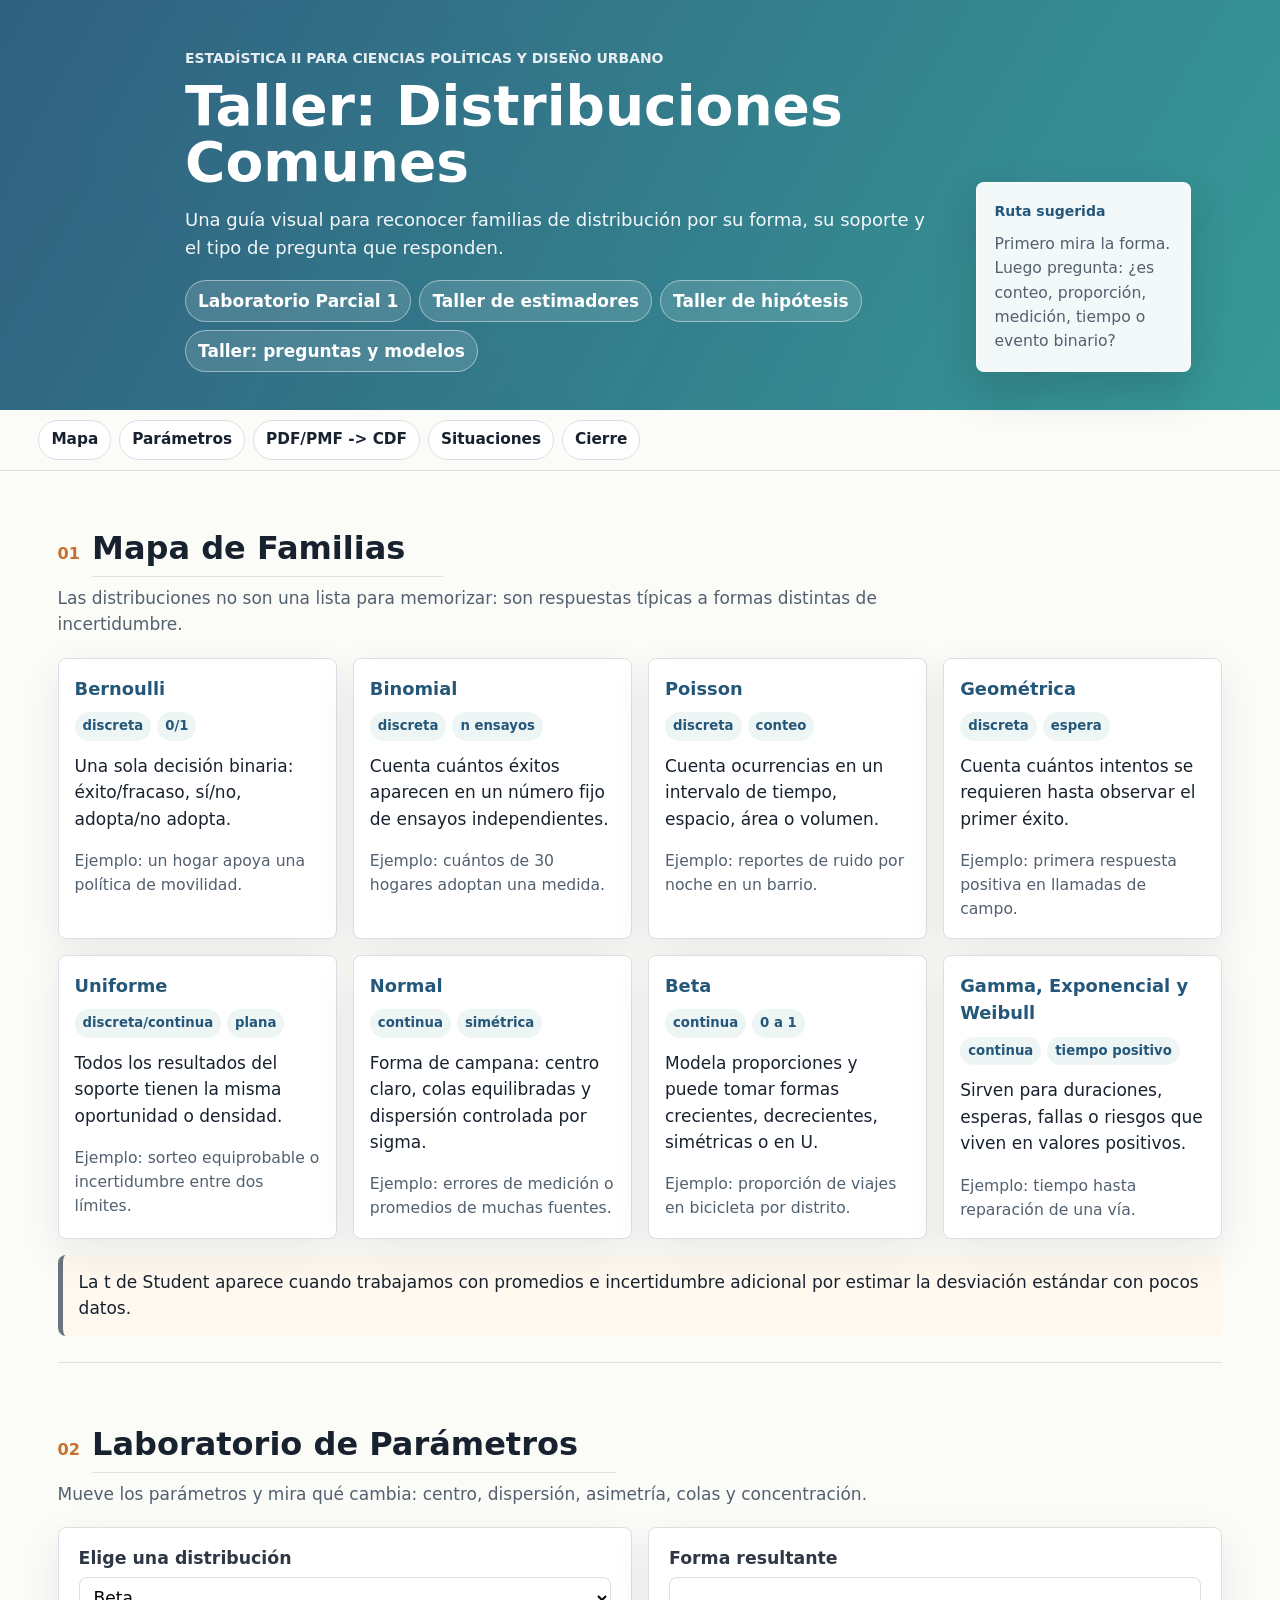
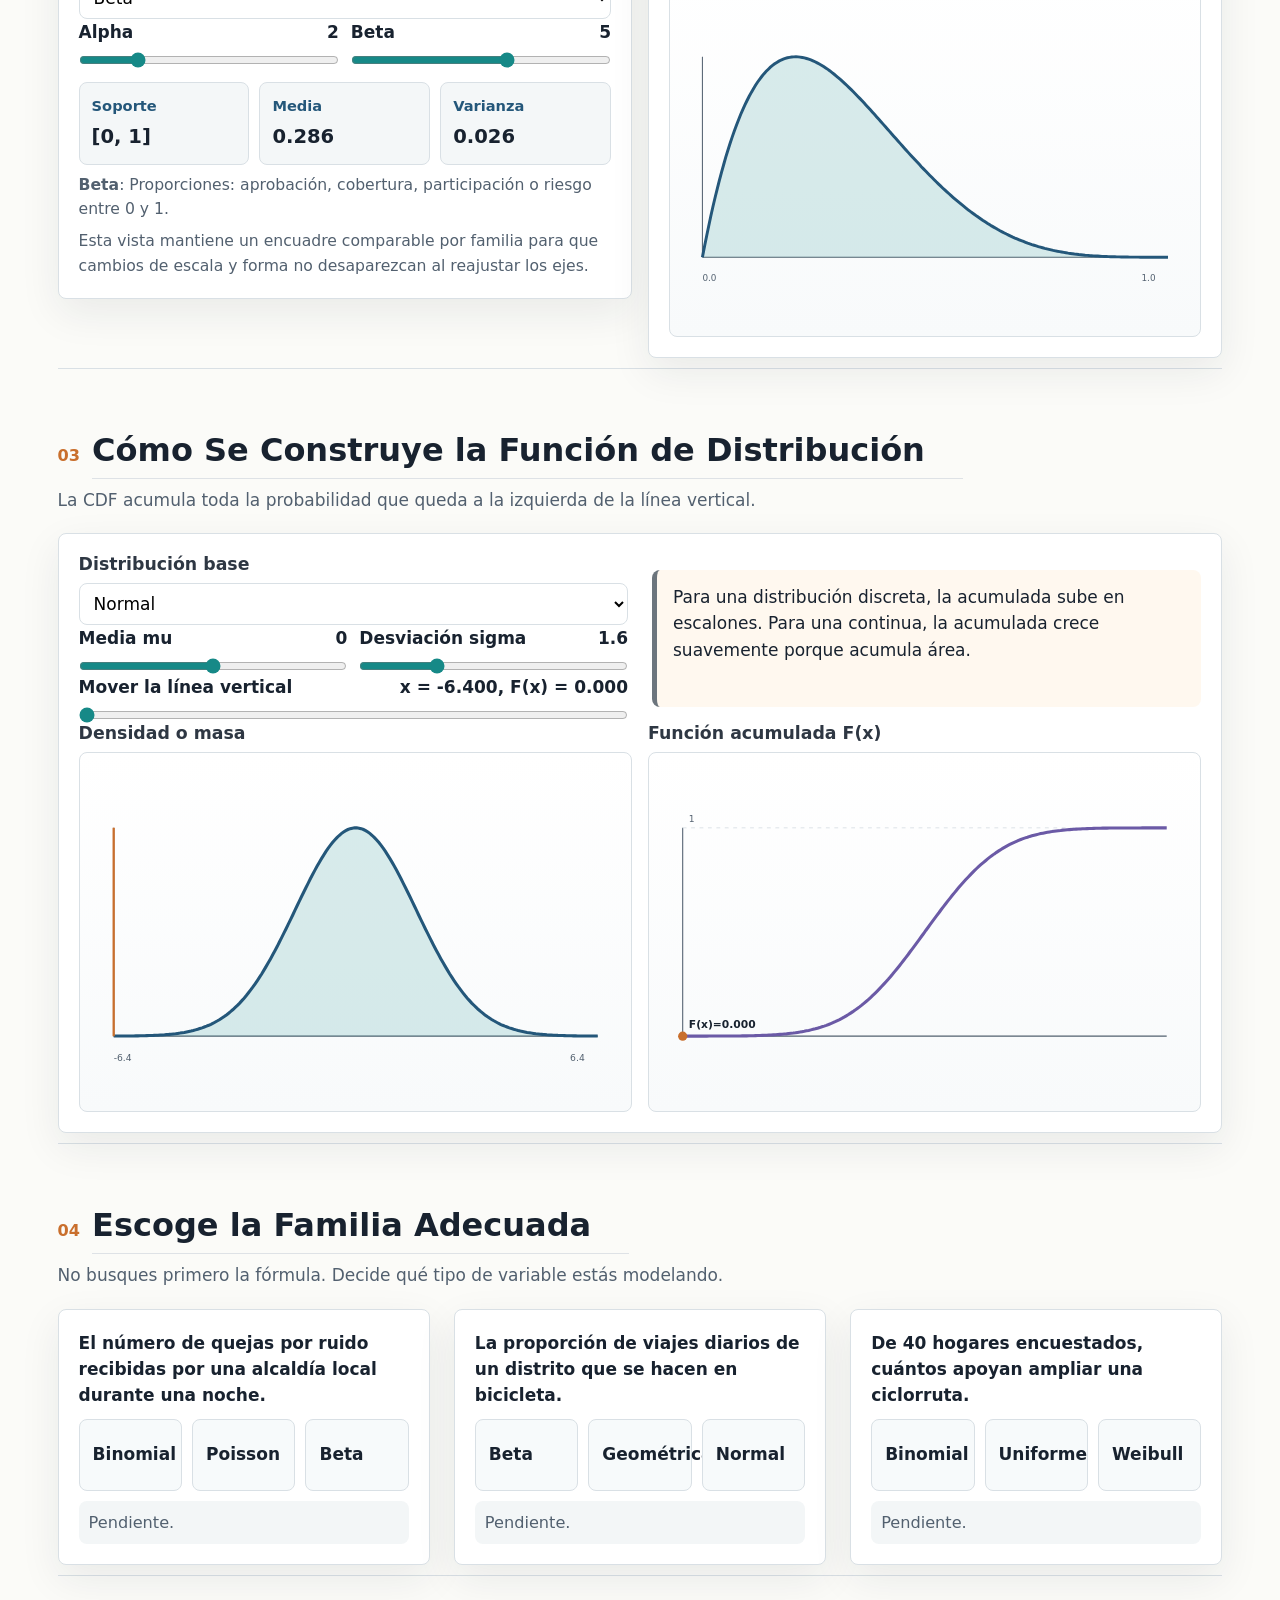
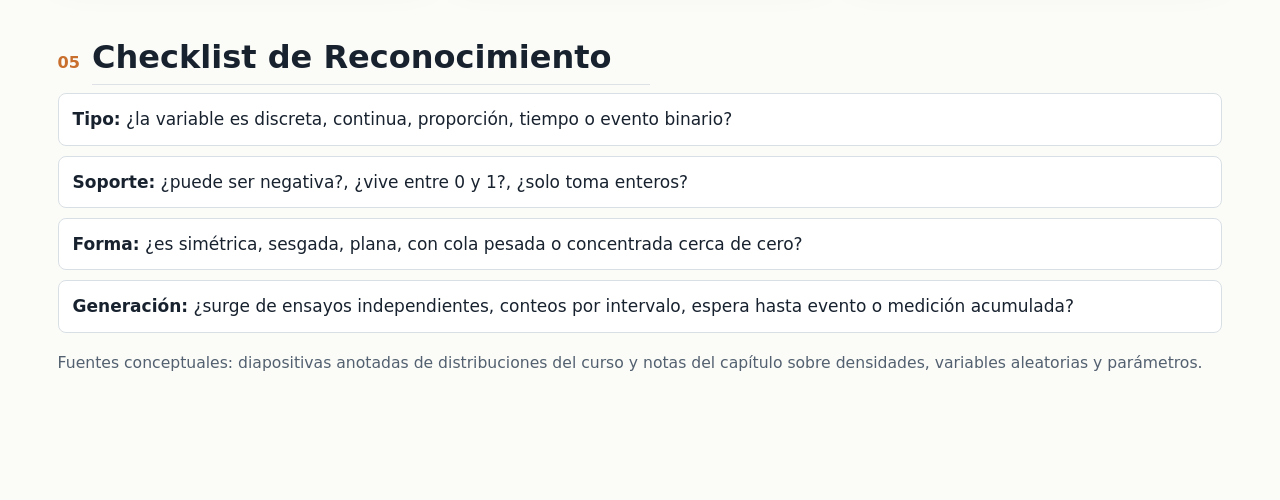
<file: docs/taller_distribuciones/index.html>
<!DOCTYPE html>
<html xmlns="http://www.w3.org/1999/xhtml" lang="es" xml:lang="es"><head>

<meta charset="utf-8">
<meta name="generator" content="quarto-1.10.18">

<meta name="viewport" content="width=device-width, initial-scale=1.0, user-scalable=yes">


<title>Taller: Distribuciones Comunes – Laboratorio Parcial 1</title>
<style>
/* Default styles provided by pandoc.
** See https://pandoc.org/MANUAL.html#variables-for-html for config info.
*/
span.smallcaps{font-variant: small-caps;}
div.columns{display: flex; gap: 1.5em;}
div.column{flex: auto;}
@media screen {
div.columns{gap: min(4vw, 1.5em);}
div.column{overflow-x: auto;}
}
div.hanging-indent{margin-left: 1.5em; text-indent: -1.5em;}
ul.task-list{list-style: none;}
ul.task-list li input[type="checkbox"] {
  width: 0.8em;
  margin: 0 0.8em 0.2em -1em; /* quarto-specific, see https://github.com/quarto-dev/quarto-cli/issues/4556 */ 
  vertical-align: middle;
}
</style>


<script src="../site_libs/quarto-nav/quarto-nav.js"></script>
<script src="../site_libs/clipboard/clipboard.min.js"></script>
<script src="../site_libs/quarto-html/quarto.js" type="module"></script>
<script src="../site_libs/quarto-html/tabsets/tabsets.js" type="module"></script>
<script src="../site_libs/quarto-html/popper.min.js"></script>
<script src="../site_libs/quarto-html/tippy.umd.min.js"></script>
<script src="../site_libs/quarto-html/anchor.min.js"></script>
<link href="../site_libs/quarto-html/tippy.css" rel="stylesheet">
<link href="../site_libs/quarto-html/quarto-syntax-highlighting-64a204ab8560d761af7679ceaba22944.css" rel="stylesheet" id="quarto-text-highlighting-styles">
<script src="../site_libs/bootstrap/bootstrap.min.js"></script>
<link href="../site_libs/bootstrap/bootstrap-icons.css" rel="stylesheet">
<link href="../site_libs/bootstrap/bootstrap-172ba59bd5e0b52282274ba0c0cc16fc.min.css" rel="stylesheet" append-hash="true" id="quarto-bootstrap" data-mode="light">
<script id="quarto-search-options" type="application/json">{
  "language": {
    "search-no-results-text": "No se han encontrado resultados",
    "search-matching-documents-text": "documentos encontrados",
    "search-copy-link-title": "Copiar el enlace en la búsqueda",
    "search-hide-matches-text": "Ocultar resultados adicionales",
    "search-more-match-text": "resultado adicional en este documento",
    "search-more-matches-text": "resultados adicionales en este documento",
    "search-clear-button-title": "Borrar",
    "search-text-placeholder": "",
    "search-detached-cancel-button-title": "Cancelar",
    "search-submit-button-title": "Enviar",
    "search-label": "Buscar"
  }
}</script>


<link rel="stylesheet" href="../styles.css">
<link rel="stylesheet" href="../workshops.css">
<link rel="stylesheet" href="../preguntas.css">
</head>

<body class="quarto-light">

<div id="quarto-search-results"></div>
<!-- content -->
<div id="quarto-content" class="quarto-container page-columns page-rows-contents page-layout-article">
<!-- sidebar -->
<!-- margin-sidebar -->
    <div id="quarto-margin-sidebar" class="sidebar margin-sidebar zindex-bottom">
        
    </div>
<!-- main -->
<main class="content page-columns page-full" id="quarto-document-content">

<header id="title-block-header" class="quarto-title-block default">
<div class="quarto-title">
<h1 class="title">Taller: Distribuciones Comunes</h1>
</div>



<div class="quarto-title-meta">

    
  
    
  </div>
  


</header>


<div class="lab-shell page-columns page-full" id="distributionWorkshop">
  <header class="lab-header page-columns page-full">
    <div class="header-grid page-columns page-full">
      <div>
        <p class="eyebrow">Estadística II para Ciencias Políticas y Diseño Urbano</p>
        <h1>Taller: Distribuciones Comunes</h1>
        <p class="lead">Una guía visual para reconocer familias de distribución por su forma, su soporte y el tipo de pregunta que responden.</p>
        <div class="site-links">
          <a href="../">Laboratorio Parcial 1</a>
          <a href="../taller_estimadores/">Taller de estimadores</a>
          <a href="../taller_hipotesis/">Taller de hipótesis</a>
          <a href="../taller_preguntas/">Taller: preguntas y modelos</a>
        </div>
      </div>
      <aside class="status-panel">
        <p class="status-title">Ruta sugerida</p>
        <p class="mini-note">Primero mira la forma. Luego pregunta: ¿es conteo, proporción, medición, tiempo o evento binario?</p>
      </aside>
    </div>
  </header>

  <nav class="lab-nav" aria-label="Secciones del taller">
    <a href="#mapa">Mapa</a>
    <a href="#formas">Parámetros</a>
    <a href="#cdf">PDF/PMF -&gt; CDF</a>
    <a href="#situaciones">Situaciones</a>
    <a href="#cierre">Cierre</a>
  </nav>

  <main>
    <section class="module" id="mapa">
      <div class="module-title"><span>01</span><h2 class="anchored">Mapa de Familias</h2></div>
      <p class="module-intro">Las distribuciones no son una lista para memorizar: son respuestas típicas a formas distintas de incertidumbre.</p>
      <div class="dist-gallery">
        <article class="dist-card">
          <strong>Bernoulli</strong>
          <div class="tag-row"><span class="tag">discreta</span><span class="tag">0/1</span></div>
          <p>Una sola decisión binaria: éxito/fracaso, sí/no, adopta/no adopta.</p>
          <p class="mini-note">Ejemplo: un hogar apoya una política de movilidad.</p>
        </article>
        <article class="dist-card">
          <strong>Binomial</strong>
          <div class="tag-row"><span class="tag">discreta</span><span class="tag">n ensayos</span></div>
          <p>Cuenta cuántos éxitos aparecen en un número fijo de ensayos independientes.</p>
          <p class="mini-note">Ejemplo: cuántos de 30 hogares adoptan una medida.</p>
        </article>
        <article class="dist-card">
          <strong>Poisson</strong>
          <div class="tag-row"><span class="tag">discreta</span><span class="tag">conteo</span></div>
          <p>Cuenta ocurrencias en un intervalo de tiempo, espacio, área o volumen.</p>
          <p class="mini-note">Ejemplo: reportes de ruido por noche en un barrio.</p>
        </article>
        <article class="dist-card">
          <strong>Geométrica</strong>
          <div class="tag-row"><span class="tag">discreta</span><span class="tag">espera</span></div>
          <p>Cuenta cuántos intentos se requieren hasta observar el primer éxito.</p>
          <p class="mini-note">Ejemplo: primera respuesta positiva en llamadas de campo.</p>
        </article>
        <article class="dist-card">
          <strong>Uniforme</strong>
          <div class="tag-row"><span class="tag">discreta/continua</span><span class="tag">plana</span></div>
          <p>Todos los resultados del soporte tienen la misma oportunidad o densidad.</p>
          <p class="mini-note">Ejemplo: sorteo equiprobable o incertidumbre entre dos límites.</p>
        </article>
        <article class="dist-card">
          <strong>Normal</strong>
          <div class="tag-row"><span class="tag">continua</span><span class="tag">simétrica</span></div>
          <p>Forma de campana: centro claro, colas equilibradas y dispersión controlada por sigma.</p>
          <p class="mini-note">Ejemplo: errores de medición o promedios de muchas fuentes.</p>
        </article>
        <article class="dist-card">
          <strong>Beta</strong>
          <div class="tag-row"><span class="tag">continua</span><span class="tag">0 a 1</span></div>
          <p>Modela proporciones y puede tomar formas crecientes, decrecientes, simétricas o en U.</p>
          <p class="mini-note">Ejemplo: proporción de viajes en bicicleta por distrito.</p>
        </article>
        <article class="dist-card">
          <strong>Gamma, Exponencial y Weibull</strong>
          <div class="tag-row"><span class="tag">continua</span><span class="tag">tiempo positivo</span></div>
          <p>Sirven para duraciones, esperas, fallas o riesgos que viven en valores positivos.</p>
          <p class="mini-note">Ejemplo: tiempo hasta reparación de una vía.</p>
        </article>
      </div>
      <div class="callout">
        La t de Student aparece cuando trabajamos con promedios e incertidumbre adicional por estimar la desviación estándar con pocos datos.
      </div>
    </section>

    <section class="module" id="formas">
      <div class="module-title"><span>02</span><h2 class="anchored">Laboratorio de Parámetros</h2></div>
      <p class="module-intro">Mueve los parámetros y mira qué cambia: centro, dispersión, asimetría, colas y concentración.</p>
      <div class="plot-pair">
        <article class="panel">
          <h3 class="anchored">Elige una distribución</h3>
          <select id="shapeSelect" aria-label="Distribución para explorar"></select>
          <div class="parameter-grid" id="shapeParams"></div>
          <div class="metric-row">
            <div class="metric"><b>Soporte</b><span id="shapeSupport">-</span></div>
            <div class="metric"><b>Media</b><span id="shapeMean">-</span></div>
            <div class="metric"><b>Varianza</b><span id="shapeVar">-</span></div>
          </div>
          <p class="mini-note"><strong id="shapeName">Distribución</strong>: <span id="shapeUse"></span></p>
          <p class="mini-note">Esta vista mantiene un encuadre comparable por familia para que cambios de escala y forma no desaparezcan al reajustar los ejes.</p>
        </article>
        <article class="panel">
          <h3 class="anchored">Forma resultante</h3>
          <svg class="chart wide-chart" id="shapePlot" role="img" aria-label="Forma de la distribución seleccionada"></svg>
        </article>
      </div>
    </section>

    <section class="module" id="cdf">
      <div class="module-title"><span>03</span><h2 class="anchored">Cómo Se Construye la Función de Distribución</h2></div>
      <p class="module-intro">La CDF acumula toda la probabilidad que queda a la izquierda de la línea vertical.</p>
      <div class="panel">
        <div class="grid">
          <div>
            <h3 class="anchored">Distribución base</h3>
            <select id="cdfSelect" aria-label="Distribución para construir acumulada"></select>
            <div class="parameter-grid" id="cdfParams"></div>
            <div class="control-row">
              <label for="cdfX">Mover la línea vertical <span id="cdfValue">x = -</span></label>
              <input id="cdfX" type="range" min="0" max="1" step="0.01" value="0">
            </div>
          </div>
          <div class="callout">
            Para una distribución discreta, la acumulada sube en escalones. Para una continua, la acumulada crece suavemente porque acumula área.
          </div>
        </div>
        <div class="plot-pair">
          <div>
            <h3 class="anchored">Densidad o masa</h3>
            <svg class="chart wide-chart" id="cdfPdfPlot" role="img" aria-label="Densidad o masa con línea vertical"></svg>
          </div>
          <div>
            <h3 class="anchored">Función acumulada F(x)</h3>
            <svg class="chart wide-chart" id="cdfPlot" role="img" aria-label="Función de distribución acumulada"></svg>
          </div>
        </div>
      </div>
    </section>

    <section class="module" id="situaciones">
      <div class="module-title"><span>04</span><h2 class="anchored">Escoge la Familia Adecuada</h2></div>
      <p class="module-intro">No busques primero la fórmula. Decide qué tipo de variable estás modelando.</p>
      <div class="grid three">
        <article class="quiz-card" data-scenario-answer="poisson" data-ok="Correcto: se cuentan ocurrencias en un intervalo de tiempo/lugar." data-hint="Piensa si hay un número fijo de ensayos o si más bien se cuentan eventos en un intervalo.">
          <p class="question">El número de quejas por ruido recibidas por una alcaldía local durante una noche.</p>
          <div class="choice-grid">
            <button class="choice-button" data-choice="binomial">Binomial</button>
            <button class="choice-button" data-choice="poisson">Poisson</button>
            <button class="choice-button" data-choice="beta">Beta</button>
          </div>
          <div class="feedback">Pendiente.</div>
        </article>
        <article class="quiz-card" data-scenario-answer="beta" data-ok="Correcto: una proporción vive entre 0 y 1 y puede tener muchas formas." data-hint="La variable no es un conteo bruto ni un tiempo: es una fracción del total.">
          <p class="question">La proporción de viajes diarios de un distrito que se hacen en bicicleta.</p>
          <div class="choice-grid">
            <button class="choice-button" data-choice="beta">Beta</button>
            <button class="choice-button" data-choice="geometric">Geométrica</button>
            <button class="choice-button" data-choice="normal">Normal</button>
          </div>
          <div class="feedback">Pendiente.</div>
        </article>
        <article class="quiz-card" data-scenario-answer="binomial" data-ok="Correcto: hay n hogares y cada uno produce éxito o fracaso." data-hint="Fíjate en el número fijo de hogares encuestados y en dos posibles respuestas por hogar.">
          <p class="question">De 40 hogares encuestados, cuántos apoyan ampliar una ciclorruta.</p>
          <div class="choice-grid">
            <button class="choice-button" data-choice="binomial">Binomial</button>
            <button class="choice-button" data-choice="uniform">Uniforme</button>
            <button class="choice-button" data-choice="weibull">Weibull</button>
          </div>
          <div class="feedback">Pendiente.</div>
        </article>
      </div>
    </section>

    <section class="module" id="cierre">
      <div class="module-title"><span>05</span><h2 class="anchored">Checklist de Reconocimiento</h2></div>
      <ul class="checklist">
        <li><strong>Tipo:</strong> ¿la variable es discreta, continua, proporción, tiempo o evento binario?</li>
        <li><strong>Soporte:</strong> ¿puede ser negativa?, ¿vive entre 0 y 1?, ¿solo toma enteros?</li>
        <li><strong>Forma:</strong> ¿es simétrica, sesgada, plana, con cola pesada o concentrada cerca de cero?</li>
        <li><strong>Generación:</strong> ¿surge de ensayos independientes, conteos por intervalo, espera hasta evento o medición acumulada?</li>
      </ul>
      <p class="footer-note">Fuentes conceptuales: diapositivas anotadas de distribuciones del curso y notas del capítulo sobre densidades, variables aleatorias y parámetros.</p>
    </section>
  </main>
</div>



</main> <!-- /main -->
<script id="quarto-html-after-body" type="application/javascript">
  window.document.addEventListener("DOMContentLoaded", function (event) {
    const icon = "";
    const anchorJS = new window.AnchorJS();
    anchorJS.options = {
      placement: 'right',
      icon: icon
    };
    anchorJS.add('.anchored');
    const isCodeAnnotation = (el) => {
      for (const clz of el.classList) {
        if (clz.startsWith('code-annotation-')) {                     
          return true;
        }
      }
      return false;
    }
    const onCopySuccess = function(e) {
      // button target
      const button = e.trigger;
      // don't keep focus
      button.blur();
      // flash "checked"
      button.classList.add('code-copy-button-checked');
      var currentTitle = button.getAttribute("title");
      button.setAttribute("title", "Copiado");
      let tooltip;
      if (window.bootstrap) {
        button.setAttribute("data-bs-toggle", "tooltip");
        button.setAttribute("data-bs-placement", "left");
        button.setAttribute("data-bs-title", "Copiado");
        tooltip = new bootstrap.Tooltip(button, 
          { trigger: "manual", 
            customClass: "code-copy-button-tooltip",
            offset: [0, -8]});
        tooltip.show();    
      }
      setTimeout(function() {
        if (tooltip) {
          tooltip.hide();
          button.removeAttribute("data-bs-title");
          button.removeAttribute("data-bs-toggle");
          button.removeAttribute("data-bs-placement");
        }
        button.setAttribute("title", currentTitle);
        button.classList.remove('code-copy-button-checked');
      }, 1000);
      // clear code selection
      e.clearSelection();
    }
    const getTextToCopy = function(trigger) {
      const outerScaffold = trigger.parentElement.cloneNode(true);
      const codeEl = outerScaffold.querySelector('code');
      for (const childEl of codeEl.children) {
        if (isCodeAnnotation(childEl)) {
          childEl.remove();
        }
      }
      return codeEl.innerText;
    }
    const clipboard = new window.ClipboardJS('.code-copy-button:not([data-in-quarto-modal])', {
      text: getTextToCopy
    });
    clipboard.on('success', onCopySuccess);
    if (window.document.getElementById('quarto-embedded-source-code-modal')) {
      const clipboardModal = new window.ClipboardJS('.code-copy-button[data-in-quarto-modal]', {
        text: getTextToCopy,
        container: window.document.getElementById('quarto-embedded-source-code-modal')
      });
      clipboardModal.on('success', onCopySuccess);
    }
      var localhostRegex = new RegExp(/^(?:http|https):\/\/localhost\:?[0-9]*\//);
      var mailtoRegex = new RegExp(/^mailto:/);
        var filterRegex = new RegExp('/' + window.location.host + '/');
      var isInternal = (href) => {
          return filterRegex.test(href) || localhostRegex.test(href) || mailtoRegex.test(href);
      }
      // Inspect non-navigation links and adorn them if external
     var links = window.document.querySelectorAll('a[href]:not(.nav-link):not(.navbar-brand):not(.toc-action):not(.sidebar-link):not(.sidebar-item-toggle):not(.pagination-link):not(.no-external):not([aria-hidden]):not(.dropdown-item):not(.quarto-navigation-tool):not(.about-link)');
      for (var i=0; i<links.length; i++) {
        const link = links[i];
        if (!isInternal(link.href)) {
          // undo the damage that might have been done by quarto-nav.js in the case of
          // links that we want to consider external
          if (link.dataset.originalHref !== undefined) {
            link.href = link.dataset.originalHref;
          }
        }
      }
    function tippyHover(el, contentFn, onTriggerFn, onUntriggerFn) {
      const config = {
        allowHTML: true,
        maxWidth: 500,
        delay: 100,
        arrow: false,
        appendTo: function(el) {
            return el.parentElement;
        },
        interactive: true,
        interactiveBorder: 10,
        theme: 'quarto',
        placement: 'bottom-start',
      };
      if (contentFn) {
        config.content = contentFn;
      }
      if (onTriggerFn) {
        config.onTrigger = onTriggerFn;
      }
      if (onUntriggerFn) {
        config.onUntrigger = onUntriggerFn;
      }
      window.tippy(el, config); 
    }
    const noterefs = window.document.querySelectorAll('a[role="doc-noteref"]');
    for (var i=0; i<noterefs.length; i++) {
      const ref = noterefs[i];
      tippyHover(ref, function() {
        // use id or data attribute instead here
        let href = ref.getAttribute('data-footnote-href') || ref.getAttribute('href');
        try { href = new URL(href).hash; } catch {}
        const id = href.replace(/^#\/?/, "");
        const note = window.document.getElementById(id);
        if (note) {
          return note.innerHTML;
        } else {
          return "";
        }
      });
    }
    const xrefs = window.document.querySelectorAll('a.quarto-xref');
    const processXRef = (id, note) => {
      // Strip column container classes
      const stripColumnClz = (el) => {
        el.classList.remove("page-full", "page-columns");
        if (el.children) {
          for (const child of el.children) {
            stripColumnClz(child);
          }
        }
      }
      stripColumnClz(note)
      if (id === null || id.startsWith('sec-')) {
        // Special case sections, only their first couple elements
        const container = document.createElement("div");
        if (note.children && note.children.length > 2) {
          container.appendChild(note.children[0].cloneNode(true));
          for (let i = 1; i < note.children.length; i++) {
            const child = note.children[i];
            if (child.tagName === "P" && child.innerText === "") {
              continue;
            } else {
              container.appendChild(child.cloneNode(true));
              break;
            }
          }
          if (window.Quarto?.typesetMath) {
            window.Quarto.typesetMath(container);
          }
          return container.innerHTML
        } else {
          if (window.Quarto?.typesetMath) {
            window.Quarto.typesetMath(note);
          }
          return note.innerHTML;
        }
      } else {
        // Remove any anchor links if they are present
        const anchorLink = note.querySelector('a.anchorjs-link');
        if (anchorLink) {
          anchorLink.remove();
        }
        if (window.Quarto?.typesetMath) {
          window.Quarto.typesetMath(note);
        }
        if (note.classList.contains("callout")) {
          return note.outerHTML;
        } else {
          return note.innerHTML;
        }
      }
    }
    for (var i=0; i<xrefs.length; i++) {
      const xref = xrefs[i];
      tippyHover(xref, undefined, function(instance) {
        instance.disable();
        let url = xref.getAttribute('href');
        let hash = undefined; 
        if (url.startsWith('#')) {
          hash = url;
        } else {
          try { hash = new URL(url).hash; } catch {}
        }
        if (hash) {
          const id = hash.replace(/^#\/?/, "");
          const note = window.document.getElementById(id);
          if (note !== null) {
            try {
              const html = processXRef(id, note.cloneNode(true));
              instance.setContent(html);
            } finally {
              instance.enable();
              instance.show();
            }
          } else {
            // See if we can fetch this
            fetch(url.split('#')[0])
            .then(res => res.text())
            .then(html => {
              const parser = new DOMParser();
              const htmlDoc = parser.parseFromString(html, "text/html");
              const note = htmlDoc.getElementById(id);
              if (note !== null) {
                const html = processXRef(id, note);
                instance.setContent(html);
              } 
            }).finally(() => {
              instance.enable();
              instance.show();
            });
          }
        } else {
          // See if we can fetch a full url (with no hash to target)
          // This is a special case and we should probably do some content thinning / targeting
          fetch(url)
          .then(res => res.text())
          .then(html => {
            const parser = new DOMParser();
            const htmlDoc = parser.parseFromString(html, "text/html");
            const note = htmlDoc.querySelector('main.content');
            if (note !== null) {
              // This should only happen for chapter cross references
              // (since there is no id in the URL)
              // remove the first header
              if (note.children.length > 0 && note.children[0].tagName === "HEADER") {
                note.children[0].remove();
              }
              const html = processXRef(null, note);
              instance.setContent(html);
            } 
          }).finally(() => {
            instance.enable();
            instance.show();
          });
        }
      }, function(instance) {
      });
    }
        let selectedAnnoteEl;
        const selectorForAnnotation = ( cell, annotation) => {
          let cellAttr = 'data-code-cell="' + cell + '"';
          let lineAttr = 'data-code-annotation="' +  annotation + '"';
          const selector = 'span[' + cellAttr + '][' + lineAttr + ']';
          return selector;
        }
        const selectCodeLines = (annoteEl) => {
          const doc = window.document;
          const targetCell = annoteEl.getAttribute("data-target-cell");
          const targetAnnotation = annoteEl.getAttribute("data-target-annotation");
          const annoteSpan = window.document.querySelector(selectorForAnnotation(targetCell, targetAnnotation));
          const lines = annoteSpan.getAttribute("data-code-lines").split(",");
          const lineIds = lines.map((line) => {
            return targetCell + "-" + line;
          })
          let top = null;
          let height = null;
          let parent = null;
          if (lineIds.length > 0) {
              //compute the position of the single el (top and bottom and make a div)
              const el = window.document.getElementById(lineIds[0]);
              top = el.offsetTop;
              height = el.offsetHeight;
              parent = el.parentElement.parentElement;
            if (lineIds.length > 1) {
              const lastEl = window.document.getElementById(lineIds[lineIds.length - 1]);
              const bottom = lastEl.offsetTop + lastEl.offsetHeight;
              height = bottom - top;
            }
            if (top !== null && height !== null && parent !== null) {
              // cook up a div (if necessary) and position it 
              let div = window.document.getElementById("code-annotation-line-highlight");
              if (div === null) {
                div = window.document.createElement("div");
                div.setAttribute("id", "code-annotation-line-highlight");
                div.style.position = 'absolute';
                parent.appendChild(div);
              }
              div.style.top = top - 2 + "px";
              div.style.height = height + 4 + "px";
              div.style.left = 0;
              let gutterDiv = window.document.getElementById("code-annotation-line-highlight-gutter");
              if (gutterDiv === null) {
                gutterDiv = window.document.createElement("div");
                gutterDiv.setAttribute("id", "code-annotation-line-highlight-gutter");
                gutterDiv.style.position = 'absolute';
                const codeCell = window.document.getElementById(targetCell);
                const gutter = codeCell.querySelector('.code-annotation-gutter');
                gutter.appendChild(gutterDiv);
              }
              gutterDiv.style.top = top - 2 + "px";
              gutterDiv.style.height = height + 4 + "px";
            }
            selectedAnnoteEl = annoteEl;
          }
        };
        const unselectCodeLines = () => {
          const elementsIds = ["code-annotation-line-highlight", "code-annotation-line-highlight-gutter"];
          elementsIds.forEach((elId) => {
            const div = window.document.getElementById(elId);
            if (div) {
              div.remove();
            }
          });
          selectedAnnoteEl = undefined;
        };
          // Handle positioning of the toggle
      window.addEventListener(
        "resize",
        throttle(() => {
          elRect = undefined;
          if (selectedAnnoteEl) {
            selectCodeLines(selectedAnnoteEl);
          }
        }, 10)
      );
      function throttle(fn, ms) {
      let throttle = false;
      let timer;
        return (...args) => {
          if(!throttle) { // first call gets through
              fn.apply(this, args);
              throttle = true;
          } else { // all the others get throttled
              if(timer) clearTimeout(timer); // cancel #2
              timer = setTimeout(() => {
                fn.apply(this, args);
                timer = throttle = false;
              }, ms);
          }
        };
      }
        // Attach click handler to the DT
        const annoteDls = window.document.querySelectorAll('dt[data-target-cell]');
        for (const annoteDlNode of annoteDls) {
          annoteDlNode.addEventListener('click', (event) => {
            const clickedEl = event.target;
            if (clickedEl !== selectedAnnoteEl) {
              unselectCodeLines();
              const activeEl = window.document.querySelector('dt[data-target-cell].code-annotation-active');
              if (activeEl) {
                activeEl.classList.remove('code-annotation-active');
              }
              selectCodeLines(clickedEl);
              clickedEl.classList.add('code-annotation-active');
            } else {
              // Unselect the line
              unselectCodeLines();
              clickedEl.classList.remove('code-annotation-active');
            }
          });
        }
    const findCites = (el) => {
      const parentEl = el.parentElement;
      if (parentEl) {
        const cites = parentEl.dataset.cites;
        if (cites) {
          return {
            el,
            cites: cites.split(' ')
          };
        } else {
          return findCites(el.parentElement)
        }
      } else {
        return undefined;
      }
    };
    var bibliorefs = window.document.querySelectorAll('a[role="doc-biblioref"]');
    for (var i=0; i<bibliorefs.length; i++) {
      const ref = bibliorefs[i];
      const citeInfo = findCites(ref);
      if (citeInfo) {
        tippyHover(citeInfo.el, function() {
          var popup = window.document.createElement('div');
          citeInfo.cites.forEach(function(cite) {
            var citeDiv = window.document.createElement('div');
            citeDiv.classList.add('hanging-indent');
            citeDiv.classList.add('csl-entry');
            var biblioDiv = window.document.getElementById('ref-' + cite);
            if (biblioDiv) {
              citeDiv.innerHTML = biblioDiv.innerHTML;
            }
            popup.appendChild(citeDiv);
          });
          return popup.innerHTML;
        });
      }
    }
  });
  </script>
</div> <!-- /content -->
<script src="../workshop-data.js"></script>
<script src="../distributions-engine.js"></script>
<script src="../taller_distribuciones.js"></script>




</body></html>
</file>
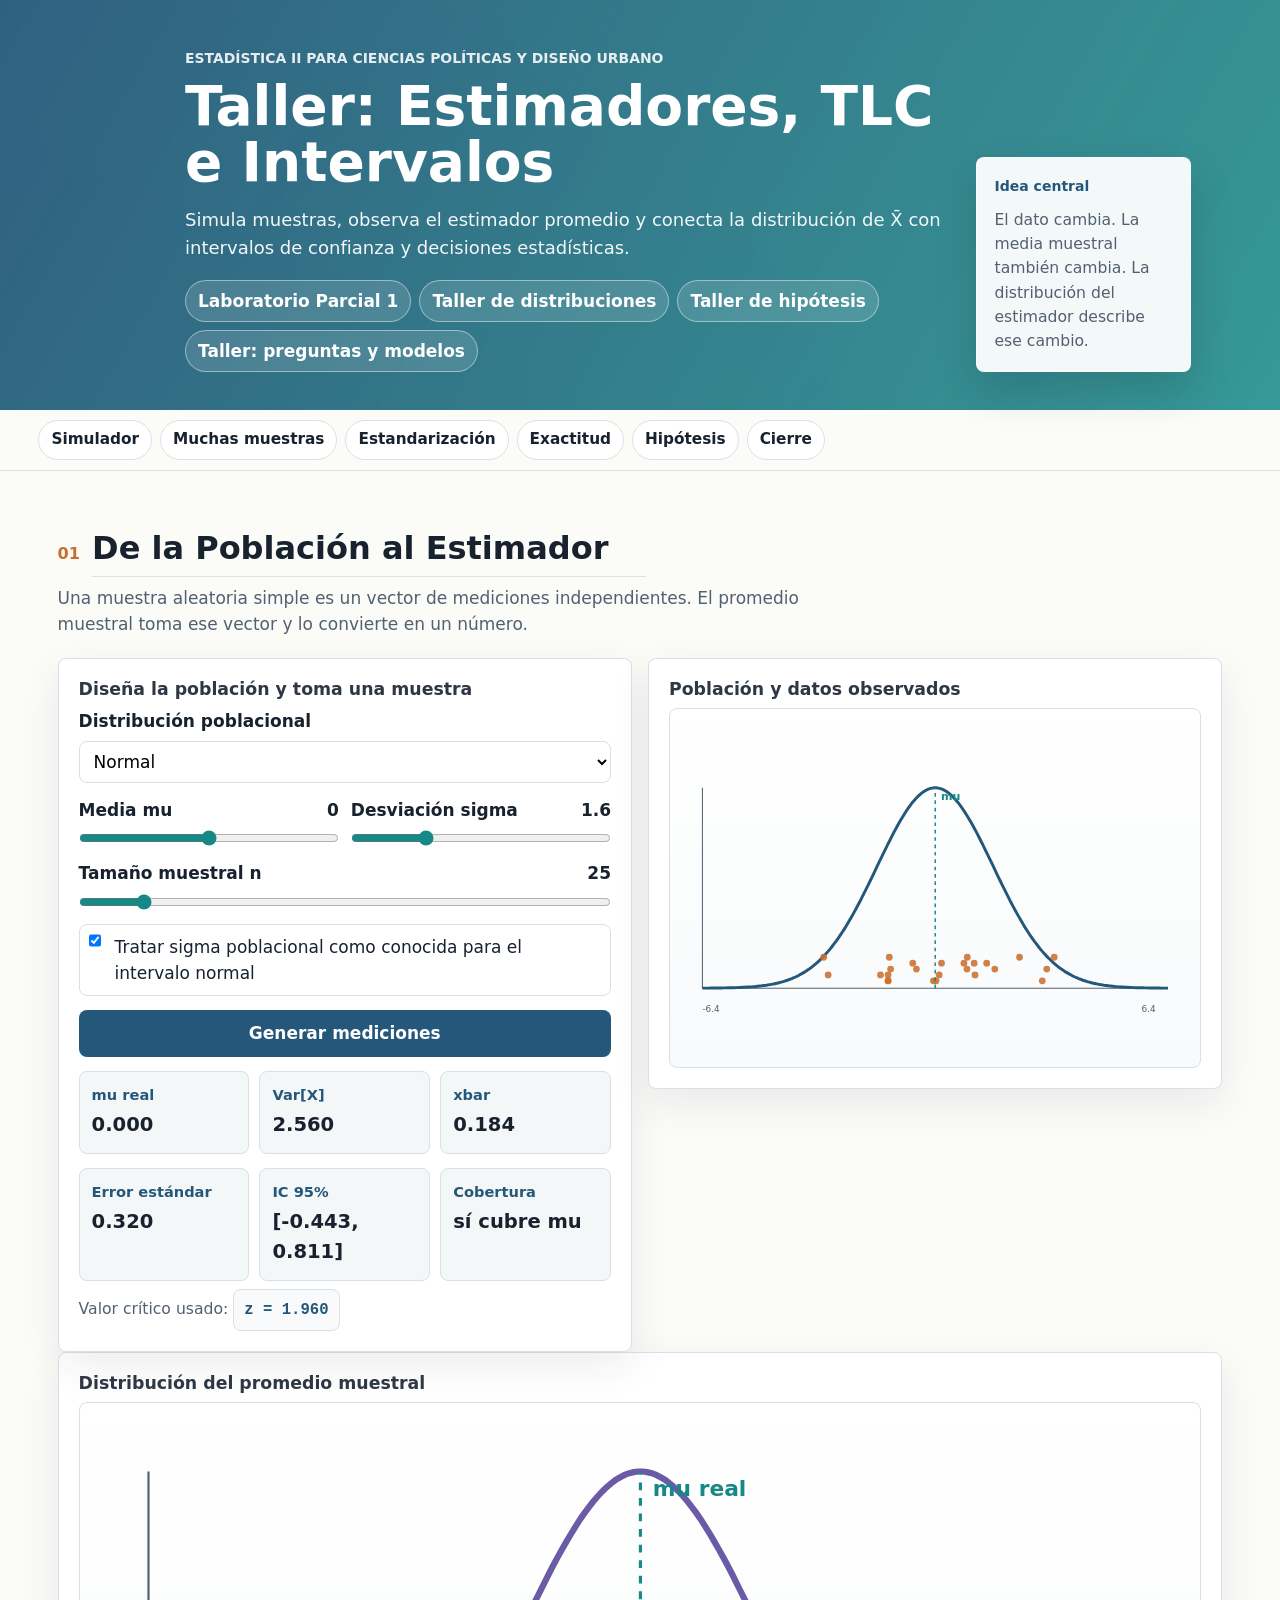
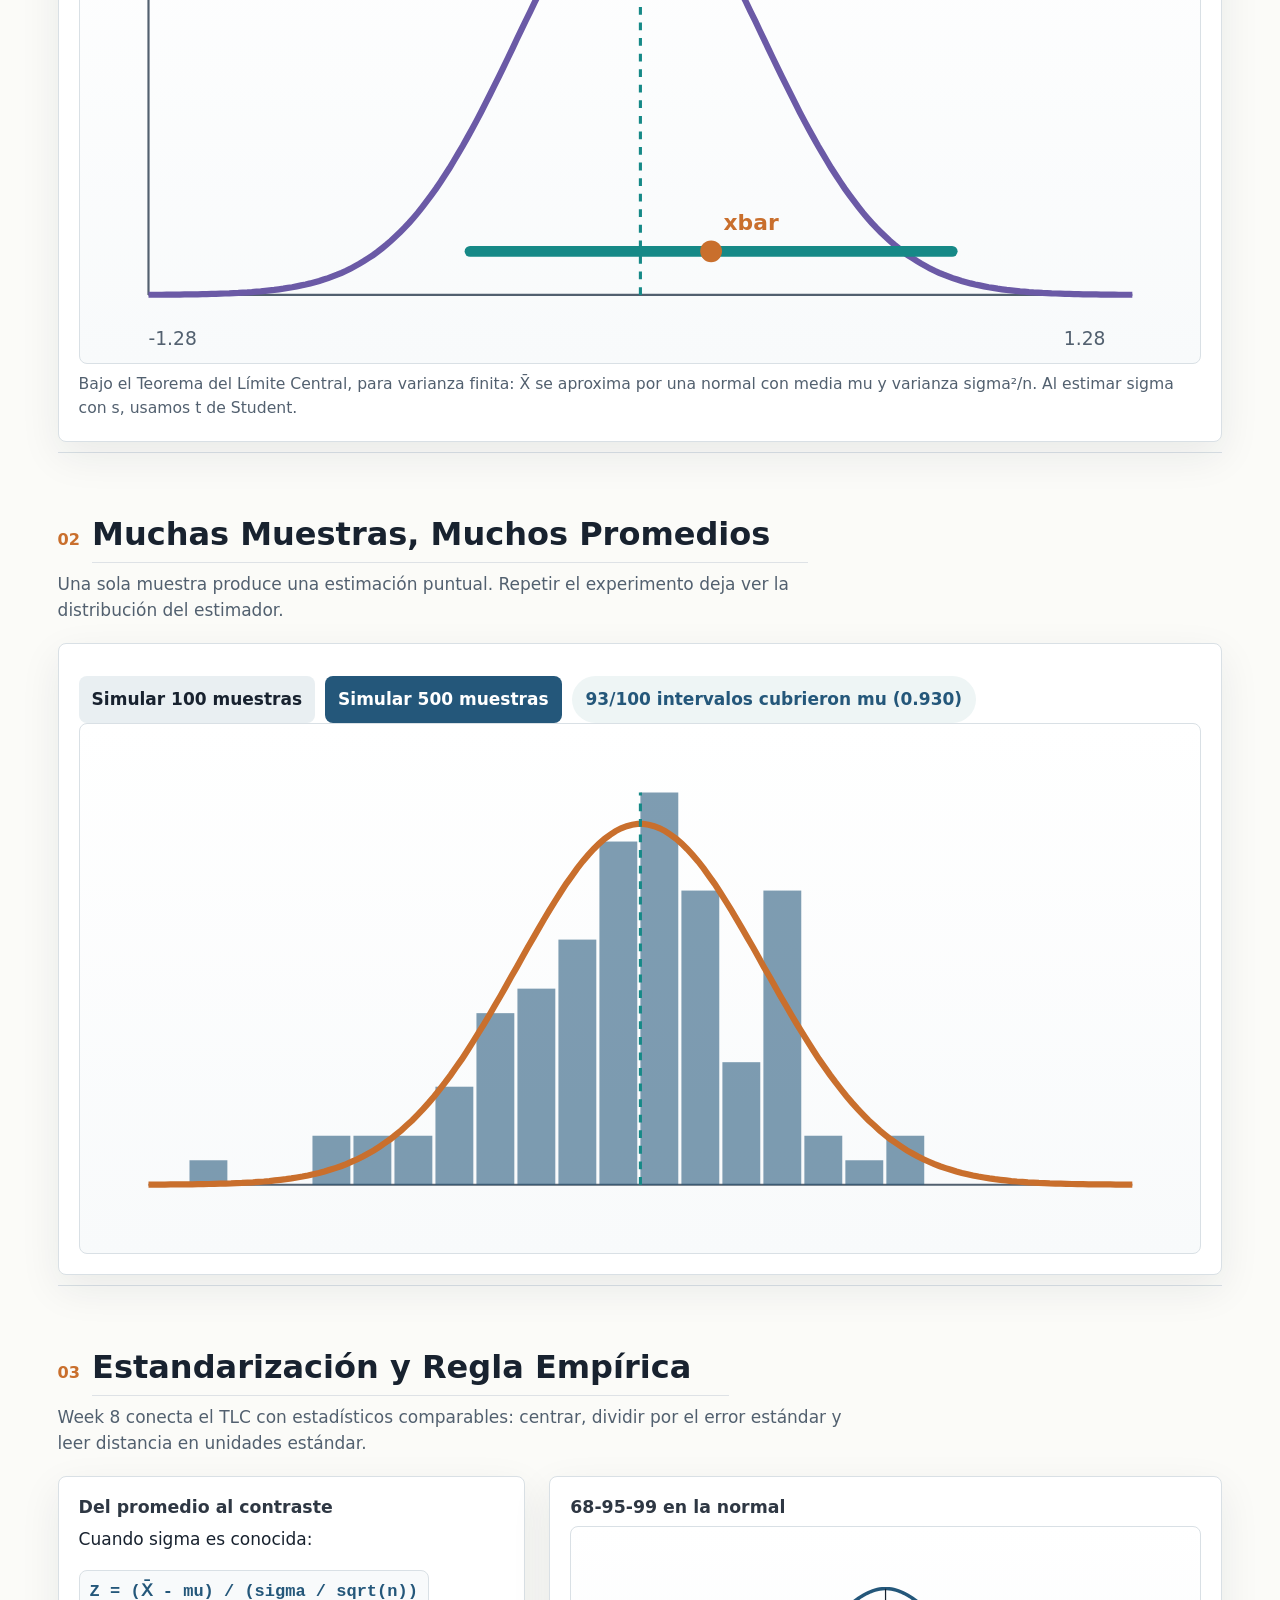
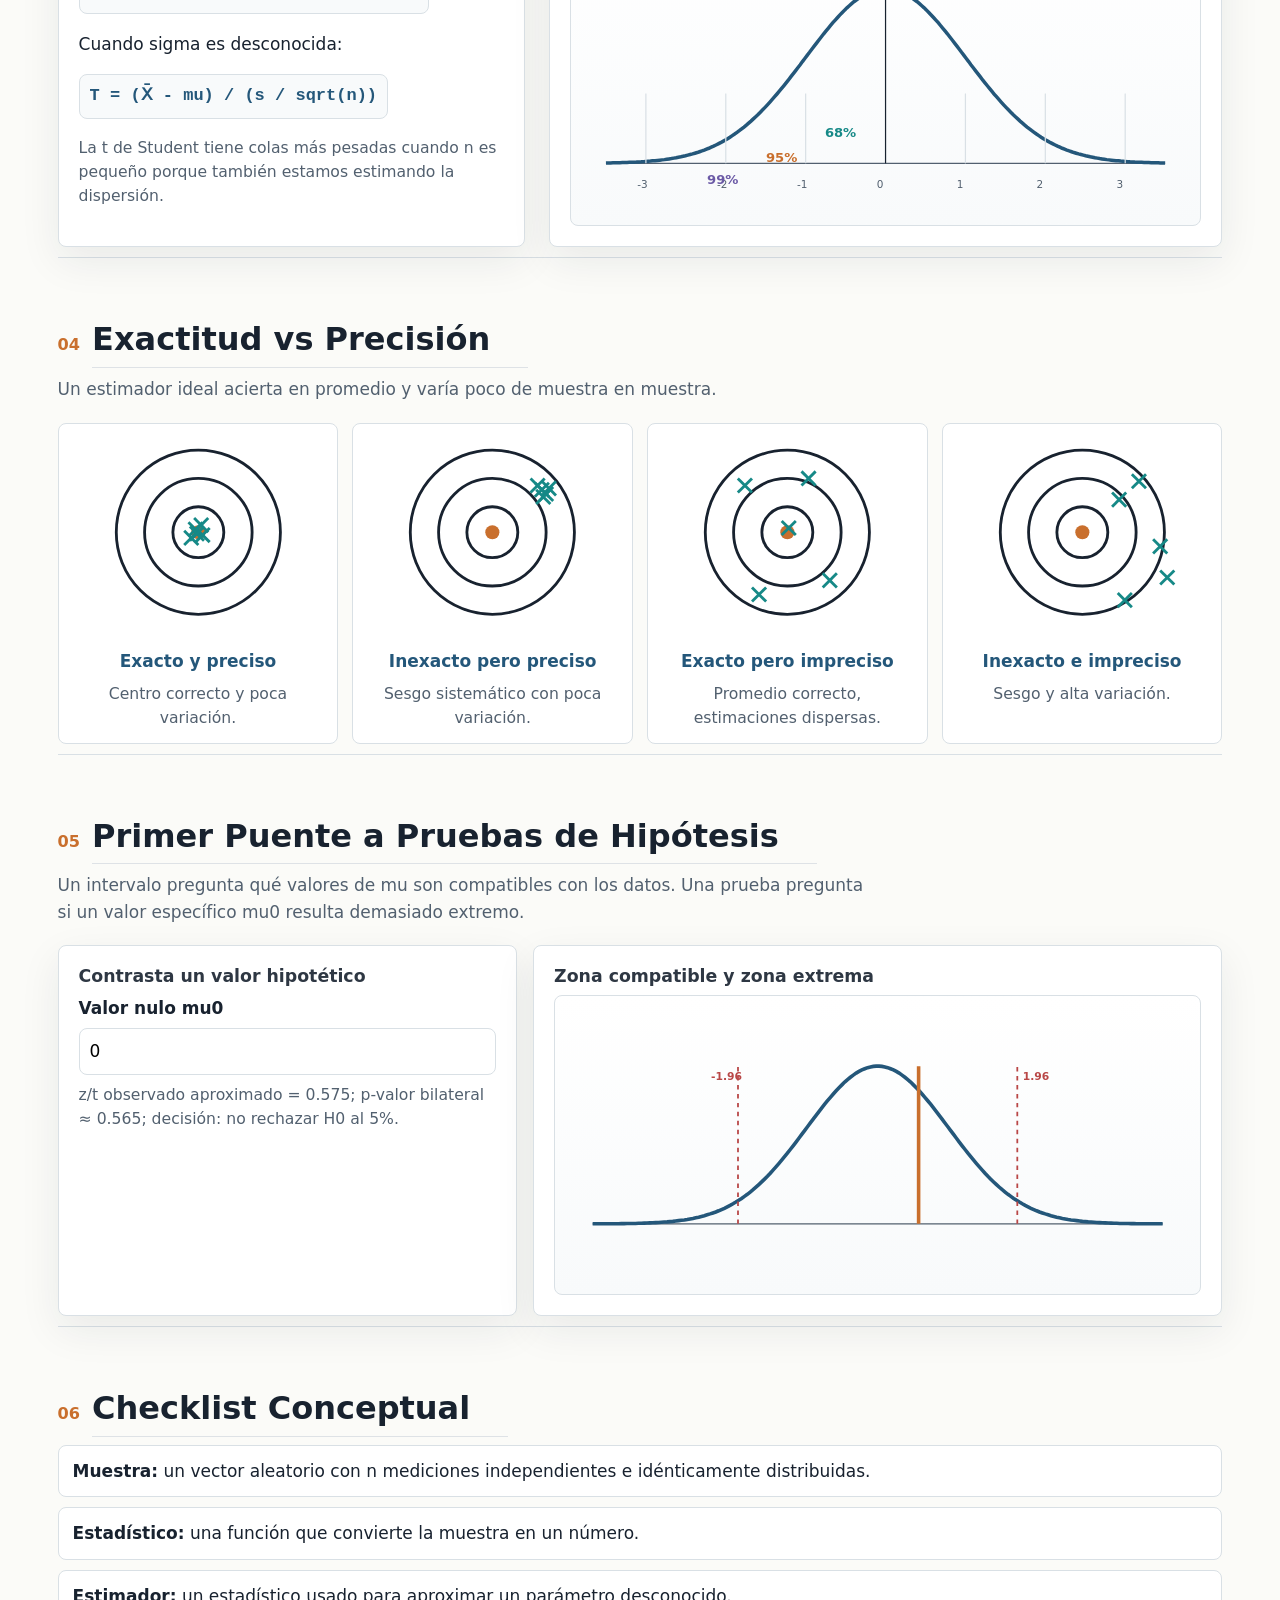
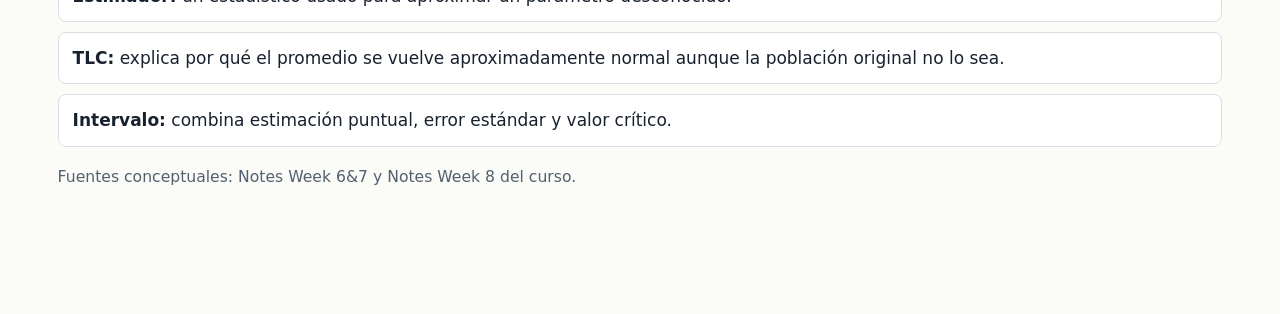
<file: docs/taller_estimadores/index.html>
<!DOCTYPE html>
<html xmlns="http://www.w3.org/1999/xhtml" lang="es" xml:lang="es"><head>

<meta charset="utf-8">
<meta name="generator" content="quarto-1.10.18">

<meta name="viewport" content="width=device-width, initial-scale=1.0, user-scalable=yes">


<title>Taller: Estimadores e Intervalos – Laboratorio Parcial 1</title>
<style>
/* Default styles provided by pandoc.
** See https://pandoc.org/MANUAL.html#variables-for-html for config info.
*/
span.smallcaps{font-variant: small-caps;}
div.columns{display: flex; gap: 1.5em;}
div.column{flex: auto;}
@media screen {
div.columns{gap: min(4vw, 1.5em);}
div.column{overflow-x: auto;}
}
div.hanging-indent{margin-left: 1.5em; text-indent: -1.5em;}
ul.task-list{list-style: none;}
ul.task-list li input[type="checkbox"] {
  width: 0.8em;
  margin: 0 0.8em 0.2em -1em; /* quarto-specific, see https://github.com/quarto-dev/quarto-cli/issues/4556 */ 
  vertical-align: middle;
}
</style>


<script src="../site_libs/quarto-nav/quarto-nav.js"></script>
<script src="../site_libs/clipboard/clipboard.min.js"></script>
<script src="../site_libs/quarto-html/quarto.js" type="module"></script>
<script src="../site_libs/quarto-html/tabsets/tabsets.js" type="module"></script>
<script src="../site_libs/quarto-html/popper.min.js"></script>
<script src="../site_libs/quarto-html/tippy.umd.min.js"></script>
<script src="../site_libs/quarto-html/anchor.min.js"></script>
<link href="../site_libs/quarto-html/tippy.css" rel="stylesheet">
<link href="../site_libs/quarto-html/quarto-syntax-highlighting-64a204ab8560d761af7679ceaba22944.css" rel="stylesheet" id="quarto-text-highlighting-styles">
<script src="../site_libs/bootstrap/bootstrap.min.js"></script>
<link href="../site_libs/bootstrap/bootstrap-icons.css" rel="stylesheet">
<link href="../site_libs/bootstrap/bootstrap-172ba59bd5e0b52282274ba0c0cc16fc.min.css" rel="stylesheet" append-hash="true" id="quarto-bootstrap" data-mode="light">
<script id="quarto-search-options" type="application/json">{
  "language": {
    "search-no-results-text": "No se han encontrado resultados",
    "search-matching-documents-text": "documentos encontrados",
    "search-copy-link-title": "Copiar el enlace en la búsqueda",
    "search-hide-matches-text": "Ocultar resultados adicionales",
    "search-more-match-text": "resultado adicional en este documento",
    "search-more-matches-text": "resultados adicionales en este documento",
    "search-clear-button-title": "Borrar",
    "search-text-placeholder": "",
    "search-detached-cancel-button-title": "Cancelar",
    "search-submit-button-title": "Enviar",
    "search-label": "Buscar"
  }
}</script>


<link rel="stylesheet" href="../styles.css">
<link rel="stylesheet" href="../workshops.css">
<link rel="stylesheet" href="../preguntas.css">
</head>

<body class="quarto-light">

<div id="quarto-search-results"></div>
<!-- content -->
<div id="quarto-content" class="quarto-container page-columns page-rows-contents page-layout-article">
<!-- sidebar -->
<!-- margin-sidebar -->
    <div id="quarto-margin-sidebar" class="sidebar margin-sidebar zindex-bottom">
        
    </div>
<!-- main -->
<main class="content page-columns page-full" id="quarto-document-content">

<header id="title-block-header" class="quarto-title-block default">
<div class="quarto-title">
<h1 class="title">Taller: Estimadores e Intervalos</h1>
</div>



<div class="quarto-title-meta">

    
  
    
  </div>
  


</header>


<div class="lab-shell page-columns page-full" id="estimatorsWorkshop">
  <header class="lab-header page-columns page-full">
    <div class="header-grid page-columns page-full">
      <div>
        <p class="eyebrow">Estadística II para Ciencias Políticas y Diseño Urbano</p>
        <h1>Taller: Estimadores, TLC e Intervalos</h1>
        <p class="lead">Simula muestras, observa el estimador promedio y conecta la distribución de X̄ con intervalos de confianza y decisiones estadísticas.</p>
        <div class="site-links">
          <a href="../">Laboratorio Parcial 1</a>
          <a href="../taller_distribuciones/">Taller de distribuciones</a>
          <a href="../taller_hipotesis/">Taller de hipótesis</a>
          <a href="../taller_preguntas/">Taller: preguntas y modelos</a>
        </div>
      </div>
      <aside class="status-panel">
        <p class="status-title">Idea central</p>
        <p class="mini-note">El dato cambia. La media muestral también cambia. La distribución del estimador describe ese cambio.</p>
      </aside>
    </div>
  </header>

  <nav class="lab-nav" aria-label="Secciones del taller">
    <a href="#simulador">Simulador</a>
    <a href="#muchas">Muchas muestras</a>
    <a href="#estandarizacion">Estandarización</a>
    <a href="#dianas">Exactitud</a>
    <a href="#hipotesis">Hipótesis</a>
    <a href="#cierre">Cierre</a>
  </nav>

  <main>
    <section class="module" id="simulador">
      <div class="module-title"><span>01</span><h2 class="anchored">De la Población al Estimador</h2></div>
      <p class="module-intro">Una muestra aleatoria simple es un vector de mediciones independientes. El promedio muestral toma ese vector y lo convierte en un número.</p>
      <div class="plot-pair">
        <article class="panel">
          <h3 class="anchored">Diseña la población y toma una muestra</h3>
          <div class="controls">
            <div class="control-row">
              <label for="estDist">Distribución poblacional</label>
              <select id="estDist"></select>
            </div>
            <div class="parameter-grid" id="estParams"></div>
            <div class="control-row">
              <label for="sampleN">Tamaño muestral n <span id="sampleNValue">25</span></label>
              <input id="sampleN" type="range" min="3" max="200" step="1" value="25">
            </div>
            <label class="option"><input type="checkbox" id="knownSigma" checked=""> Tratar sigma poblacional como conocida para el intervalo normal</label>
            <button id="generateSample">Generar mediciones</button>
          </div>
          <div class="metric-row">
            <div class="metric"><b>mu real</b><span id="metricMu">-</span></div>
            <div class="metric"><b>Var[X]</b><span id="metricVar">-</span></div>
            <div class="metric"><b>xbar</b><span id="metricXbar">-</span></div>
          </div>
          <div class="metric-row">
            <div class="metric"><b>Error estándar</b><span id="metricSe">-</span></div>
            <div class="metric"><b>IC 95%</b><span id="metricCi">-</span></div>
            <div class="metric"><b>Cobertura</b><span id="metricCovers">-</span></div>
          </div>
          <p class="mini-note">Valor crítico usado: <span class="formula-chip" id="metricCrit">-</span></p>
        </article>
        <article class="panel">
          <h3 class="anchored">Población y datos observados</h3>
          <svg class="chart wide-chart" id="populationPlot" role="img" aria-label="Distribución poblacional con muestra observada"></svg>
        </article>
      </div>
      <article class="panel">
        <h3 class="anchored">Distribución del promedio muestral</h3>
        <svg class="chart wide-chart" id="estimatorPlot" role="img" aria-label="Distribución del promedio con intervalo de confianza"></svg>
        <p class="mini-note">Bajo el Teorema del Límite Central, para varianza finita: X̄ se aproxima por una normal con media mu y varianza sigma²/n. Al estimar sigma con s, usamos t de Student.</p>
      </article>
    </section>

    <section class="module" id="muchas">
      <div class="module-title"><span>02</span><h2 class="anchored">Muchas Muestras, Muchos Promedios</h2></div>
      <p class="module-intro">Una sola muestra produce una estimación puntual. Repetir el experimento deja ver la distribución del estimador.</p>
      <div class="panel">
        <div class="sim-actions">
          <button id="simulate100" class="secondary">Simular 100 muestras</button>
          <button id="simulate500">Simular 500 muestras</button>
          <span class="coverage-pill" id="coverageResult">Cobertura pendiente</span>
        </div>
        <svg class="chart wide-chart" id="manyMeansPlot" role="img" aria-label="Histograma de medias muestrales"></svg>
      </div>
    </section>

    <section class="module" id="estandarizacion">
      <div class="module-title"><span>03</span><h2 class="anchored">Estandarización y Regla Empírica</h2></div>
      <p class="module-intro">Week 8 conecta el TLC con estadísticos comparables: centrar, dividir por el error estándar y leer distancia en unidades estándar.</p>
      <div class="grid visual-pair">
        <article class="panel">
          <h3 class="anchored">Del promedio al contraste</h3>
          <p>Cuando sigma es conocida:</p>
          <p><span class="formula-chip">Z = (X̄ - mu) / (sigma / sqrt(n))</span></p>
          <p>Cuando sigma es desconocida:</p>
          <p><span class="formula-chip">T = (X̄ - mu) / (s / sqrt(n))</span></p>
          <p class="mini-note">La t de Student tiene colas más pesadas cuando n es pequeño porque también estamos estimando la dispersión.</p>
        </article>
        <article class="panel">
          <h3 class="anchored">68-95-99 en la normal</h3>
          <svg class="chart" id="empiricalRulePlot" role="img" aria-label="Regla empírica de la distribución normal"></svg>
        </article>
      </div>
    </section>

    <section class="module" id="dianas">
      <div class="module-title"><span>04</span><h2 class="anchored">Exactitud vs Precisión</h2></div>
      <p class="module-intro">Un estimador ideal acierta en promedio y varía poco de muestra en muestra.</p>
      <div class="target-grid">
        <article class="target-card"><svg data-target="good"></svg><strong>Exacto y preciso</strong><p class="mini-note">Centro correcto y poca variación.</p></article>
        <article class="target-card"><svg data-target="biased_precise"></svg><strong>Inexacto pero preciso</strong><p class="mini-note">Sesgo sistemático con poca variación.</p></article>
        <article class="target-card"><svg data-target="unbiased_noisy"></svg><strong>Exacto pero impreciso</strong><p class="mini-note">Promedio correcto, estimaciones dispersas.</p></article>
        <article class="target-card"><svg data-target="bad"></svg><strong>Inexacto e impreciso</strong><p class="mini-note">Sesgo y alta variación.</p></article>
      </div>
    </section>

    <section class="module" id="hipotesis">
      <div class="module-title"><span>05</span><h2 class="anchored">Primer Puente a Pruebas de Hipótesis</h2></div>
      <p class="module-intro">Un intervalo pregunta qué valores de mu son compatibles con los datos. Una prueba pregunta si un valor específico mu0 resulta demasiado extremo.</p>
      <div class="hypothesis-band">
        <article class="panel">
          <h3 class="anchored">Contrasta un valor hipotético</h3>
          <div class="control-row">
            <label for="mu0">Valor nulo mu0</label>
            <input id="mu0" type="number" value="0" step="0.1">
          </div>
          <p class="mini-note" id="hypothesisResult">Genera una muestra para calcular el contraste.</p>
        </article>
        <article class="panel">
          <h3 class="anchored">Zona compatible y zona extrema</h3>
          <svg class="chart" id="hypothesisPlot" role="img" aria-label="Contraste de hipótesis sobre normal estándar"></svg>
        </article>
      </div>
    </section>

    <section class="module" id="cierre">
      <div class="module-title"><span>06</span><h2 class="anchored">Checklist Conceptual</h2></div>
      <ul class="checklist">
        <li><strong>Muestra:</strong> un vector aleatorio con n mediciones independientes e idénticamente distribuidas.</li>
        <li><strong>Estadístico:</strong> una función que convierte la muestra en un número.</li>
        <li><strong>Estimador:</strong> un estadístico usado para aproximar un parámetro desconocido.</li>
        <li><strong>TLC:</strong> explica por qué el promedio se vuelve aproximadamente normal aunque la población original no lo sea.</li>
        <li><strong>Intervalo:</strong> combina estimación puntual, error estándar y valor crítico.</li>
      </ul>
      <p class="footer-note">Fuentes conceptuales: Notes Week 6&amp;7 y Notes Week 8 del curso.</p>
    </section>
  </main>
</div>



</main> <!-- /main -->
<script id="quarto-html-after-body" type="application/javascript">
  window.document.addEventListener("DOMContentLoaded", function (event) {
    const icon = "";
    const anchorJS = new window.AnchorJS();
    anchorJS.options = {
      placement: 'right',
      icon: icon
    };
    anchorJS.add('.anchored');
    const isCodeAnnotation = (el) => {
      for (const clz of el.classList) {
        if (clz.startsWith('code-annotation-')) {                     
          return true;
        }
      }
      return false;
    }
    const onCopySuccess = function(e) {
      // button target
      const button = e.trigger;
      // don't keep focus
      button.blur();
      // flash "checked"
      button.classList.add('code-copy-button-checked');
      var currentTitle = button.getAttribute("title");
      button.setAttribute("title", "Copiado");
      let tooltip;
      if (window.bootstrap) {
        button.setAttribute("data-bs-toggle", "tooltip");
        button.setAttribute("data-bs-placement", "left");
        button.setAttribute("data-bs-title", "Copiado");
        tooltip = new bootstrap.Tooltip(button, 
          { trigger: "manual", 
            customClass: "code-copy-button-tooltip",
            offset: [0, -8]});
        tooltip.show();    
      }
      setTimeout(function() {
        if (tooltip) {
          tooltip.hide();
          button.removeAttribute("data-bs-title");
          button.removeAttribute("data-bs-toggle");
          button.removeAttribute("data-bs-placement");
        }
        button.setAttribute("title", currentTitle);
        button.classList.remove('code-copy-button-checked');
      }, 1000);
      // clear code selection
      e.clearSelection();
    }
    const getTextToCopy = function(trigger) {
      const outerScaffold = trigger.parentElement.cloneNode(true);
      const codeEl = outerScaffold.querySelector('code');
      for (const childEl of codeEl.children) {
        if (isCodeAnnotation(childEl)) {
          childEl.remove();
        }
      }
      return codeEl.innerText;
    }
    const clipboard = new window.ClipboardJS('.code-copy-button:not([data-in-quarto-modal])', {
      text: getTextToCopy
    });
    clipboard.on('success', onCopySuccess);
    if (window.document.getElementById('quarto-embedded-source-code-modal')) {
      const clipboardModal = new window.ClipboardJS('.code-copy-button[data-in-quarto-modal]', {
        text: getTextToCopy,
        container: window.document.getElementById('quarto-embedded-source-code-modal')
      });
      clipboardModal.on('success', onCopySuccess);
    }
      var localhostRegex = new RegExp(/^(?:http|https):\/\/localhost\:?[0-9]*\//);
      var mailtoRegex = new RegExp(/^mailto:/);
        var filterRegex = new RegExp('/' + window.location.host + '/');
      var isInternal = (href) => {
          return filterRegex.test(href) || localhostRegex.test(href) || mailtoRegex.test(href);
      }
      // Inspect non-navigation links and adorn them if external
     var links = window.document.querySelectorAll('a[href]:not(.nav-link):not(.navbar-brand):not(.toc-action):not(.sidebar-link):not(.sidebar-item-toggle):not(.pagination-link):not(.no-external):not([aria-hidden]):not(.dropdown-item):not(.quarto-navigation-tool):not(.about-link)');
      for (var i=0; i<links.length; i++) {
        const link = links[i];
        if (!isInternal(link.href)) {
          // undo the damage that might have been done by quarto-nav.js in the case of
          // links that we want to consider external
          if (link.dataset.originalHref !== undefined) {
            link.href = link.dataset.originalHref;
          }
        }
      }
    function tippyHover(el, contentFn, onTriggerFn, onUntriggerFn) {
      const config = {
        allowHTML: true,
        maxWidth: 500,
        delay: 100,
        arrow: false,
        appendTo: function(el) {
            return el.parentElement;
        },
        interactive: true,
        interactiveBorder: 10,
        theme: 'quarto',
        placement: 'bottom-start',
      };
      if (contentFn) {
        config.content = contentFn;
      }
      if (onTriggerFn) {
        config.onTrigger = onTriggerFn;
      }
      if (onUntriggerFn) {
        config.onUntrigger = onUntriggerFn;
      }
      window.tippy(el, config); 
    }
    const noterefs = window.document.querySelectorAll('a[role="doc-noteref"]');
    for (var i=0; i<noterefs.length; i++) {
      const ref = noterefs[i];
      tippyHover(ref, function() {
        // use id or data attribute instead here
        let href = ref.getAttribute('data-footnote-href') || ref.getAttribute('href');
        try { href = new URL(href).hash; } catch {}
        const id = href.replace(/^#\/?/, "");
        const note = window.document.getElementById(id);
        if (note) {
          return note.innerHTML;
        } else {
          return "";
        }
      });
    }
    const xrefs = window.document.querySelectorAll('a.quarto-xref');
    const processXRef = (id, note) => {
      // Strip column container classes
      const stripColumnClz = (el) => {
        el.classList.remove("page-full", "page-columns");
        if (el.children) {
          for (const child of el.children) {
            stripColumnClz(child);
          }
        }
      }
      stripColumnClz(note)
      if (id === null || id.startsWith('sec-')) {
        // Special case sections, only their first couple elements
        const container = document.createElement("div");
        if (note.children && note.children.length > 2) {
          container.appendChild(note.children[0].cloneNode(true));
          for (let i = 1; i < note.children.length; i++) {
            const child = note.children[i];
            if (child.tagName === "P" && child.innerText === "") {
              continue;
            } else {
              container.appendChild(child.cloneNode(true));
              break;
            }
          }
          if (window.Quarto?.typesetMath) {
            window.Quarto.typesetMath(container);
          }
          return container.innerHTML
        } else {
          if (window.Quarto?.typesetMath) {
            window.Quarto.typesetMath(note);
          }
          return note.innerHTML;
        }
      } else {
        // Remove any anchor links if they are present
        const anchorLink = note.querySelector('a.anchorjs-link');
        if (anchorLink) {
          anchorLink.remove();
        }
        if (window.Quarto?.typesetMath) {
          window.Quarto.typesetMath(note);
        }
        if (note.classList.contains("callout")) {
          return note.outerHTML;
        } else {
          return note.innerHTML;
        }
      }
    }
    for (var i=0; i<xrefs.length; i++) {
      const xref = xrefs[i];
      tippyHover(xref, undefined, function(instance) {
        instance.disable();
        let url = xref.getAttribute('href');
        let hash = undefined; 
        if (url.startsWith('#')) {
          hash = url;
        } else {
          try { hash = new URL(url).hash; } catch {}
        }
        if (hash) {
          const id = hash.replace(/^#\/?/, "");
          const note = window.document.getElementById(id);
          if (note !== null) {
            try {
              const html = processXRef(id, note.cloneNode(true));
              instance.setContent(html);
            } finally {
              instance.enable();
              instance.show();
            }
          } else {
            // See if we can fetch this
            fetch(url.split('#')[0])
            .then(res => res.text())
            .then(html => {
              const parser = new DOMParser();
              const htmlDoc = parser.parseFromString(html, "text/html");
              const note = htmlDoc.getElementById(id);
              if (note !== null) {
                const html = processXRef(id, note);
                instance.setContent(html);
              } 
            }).finally(() => {
              instance.enable();
              instance.show();
            });
          }
        } else {
          // See if we can fetch a full url (with no hash to target)
          // This is a special case and we should probably do some content thinning / targeting
          fetch(url)
          .then(res => res.text())
          .then(html => {
            const parser = new DOMParser();
            const htmlDoc = parser.parseFromString(html, "text/html");
            const note = htmlDoc.querySelector('main.content');
            if (note !== null) {
              // This should only happen for chapter cross references
              // (since there is no id in the URL)
              // remove the first header
              if (note.children.length > 0 && note.children[0].tagName === "HEADER") {
                note.children[0].remove();
              }
              const html = processXRef(null, note);
              instance.setContent(html);
            } 
          }).finally(() => {
            instance.enable();
            instance.show();
          });
        }
      }, function(instance) {
      });
    }
        let selectedAnnoteEl;
        const selectorForAnnotation = ( cell, annotation) => {
          let cellAttr = 'data-code-cell="' + cell + '"';
          let lineAttr = 'data-code-annotation="' +  annotation + '"';
          const selector = 'span[' + cellAttr + '][' + lineAttr + ']';
          return selector;
        }
        const selectCodeLines = (annoteEl) => {
          const doc = window.document;
          const targetCell = annoteEl.getAttribute("data-target-cell");
          const targetAnnotation = annoteEl.getAttribute("data-target-annotation");
          const annoteSpan = window.document.querySelector(selectorForAnnotation(targetCell, targetAnnotation));
          const lines = annoteSpan.getAttribute("data-code-lines").split(",");
          const lineIds = lines.map((line) => {
            return targetCell + "-" + line;
          })
          let top = null;
          let height = null;
          let parent = null;
          if (lineIds.length > 0) {
              //compute the position of the single el (top and bottom and make a div)
              const el = window.document.getElementById(lineIds[0]);
              top = el.offsetTop;
              height = el.offsetHeight;
              parent = el.parentElement.parentElement;
            if (lineIds.length > 1) {
              const lastEl = window.document.getElementById(lineIds[lineIds.length - 1]);
              const bottom = lastEl.offsetTop + lastEl.offsetHeight;
              height = bottom - top;
            }
            if (top !== null && height !== null && parent !== null) {
              // cook up a div (if necessary) and position it 
              let div = window.document.getElementById("code-annotation-line-highlight");
              if (div === null) {
                div = window.document.createElement("div");
                div.setAttribute("id", "code-annotation-line-highlight");
                div.style.position = 'absolute';
                parent.appendChild(div);
              }
              div.style.top = top - 2 + "px";
              div.style.height = height + 4 + "px";
              div.style.left = 0;
              let gutterDiv = window.document.getElementById("code-annotation-line-highlight-gutter");
              if (gutterDiv === null) {
                gutterDiv = window.document.createElement("div");
                gutterDiv.setAttribute("id", "code-annotation-line-highlight-gutter");
                gutterDiv.style.position = 'absolute';
                const codeCell = window.document.getElementById(targetCell);
                const gutter = codeCell.querySelector('.code-annotation-gutter');
                gutter.appendChild(gutterDiv);
              }
              gutterDiv.style.top = top - 2 + "px";
              gutterDiv.style.height = height + 4 + "px";
            }
            selectedAnnoteEl = annoteEl;
          }
        };
        const unselectCodeLines = () => {
          const elementsIds = ["code-annotation-line-highlight", "code-annotation-line-highlight-gutter"];
          elementsIds.forEach((elId) => {
            const div = window.document.getElementById(elId);
            if (div) {
              div.remove();
            }
          });
          selectedAnnoteEl = undefined;
        };
          // Handle positioning of the toggle
      window.addEventListener(
        "resize",
        throttle(() => {
          elRect = undefined;
          if (selectedAnnoteEl) {
            selectCodeLines(selectedAnnoteEl);
          }
        }, 10)
      );
      function throttle(fn, ms) {
      let throttle = false;
      let timer;
        return (...args) => {
          if(!throttle) { // first call gets through
              fn.apply(this, args);
              throttle = true;
          } else { // all the others get throttled
              if(timer) clearTimeout(timer); // cancel #2
              timer = setTimeout(() => {
                fn.apply(this, args);
                timer = throttle = false;
              }, ms);
          }
        };
      }
        // Attach click handler to the DT
        const annoteDls = window.document.querySelectorAll('dt[data-target-cell]');
        for (const annoteDlNode of annoteDls) {
          annoteDlNode.addEventListener('click', (event) => {
            const clickedEl = event.target;
            if (clickedEl !== selectedAnnoteEl) {
              unselectCodeLines();
              const activeEl = window.document.querySelector('dt[data-target-cell].code-annotation-active');
              if (activeEl) {
                activeEl.classList.remove('code-annotation-active');
              }
              selectCodeLines(clickedEl);
              clickedEl.classList.add('code-annotation-active');
            } else {
              // Unselect the line
              unselectCodeLines();
              clickedEl.classList.remove('code-annotation-active');
            }
          });
        }
    const findCites = (el) => {
      const parentEl = el.parentElement;
      if (parentEl) {
        const cites = parentEl.dataset.cites;
        if (cites) {
          return {
            el,
            cites: cites.split(' ')
          };
        } else {
          return findCites(el.parentElement)
        }
      } else {
        return undefined;
      }
    };
    var bibliorefs = window.document.querySelectorAll('a[role="doc-biblioref"]');
    for (var i=0; i<bibliorefs.length; i++) {
      const ref = bibliorefs[i];
      const citeInfo = findCites(ref);
      if (citeInfo) {
        tippyHover(citeInfo.el, function() {
          var popup = window.document.createElement('div');
          citeInfo.cites.forEach(function(cite) {
            var citeDiv = window.document.createElement('div');
            citeDiv.classList.add('hanging-indent');
            citeDiv.classList.add('csl-entry');
            var biblioDiv = window.document.getElementById('ref-' + cite);
            if (biblioDiv) {
              citeDiv.innerHTML = biblioDiv.innerHTML;
            }
            popup.appendChild(citeDiv);
          });
          return popup.innerHTML;
        });
      }
    }
  });
  </script>
</div> <!-- /content -->
<script src="../workshop-data.js"></script>
<script src="../distributions-engine.js"></script>
<script src="../taller_estimadores.js"></script>




</body></html>
</file>
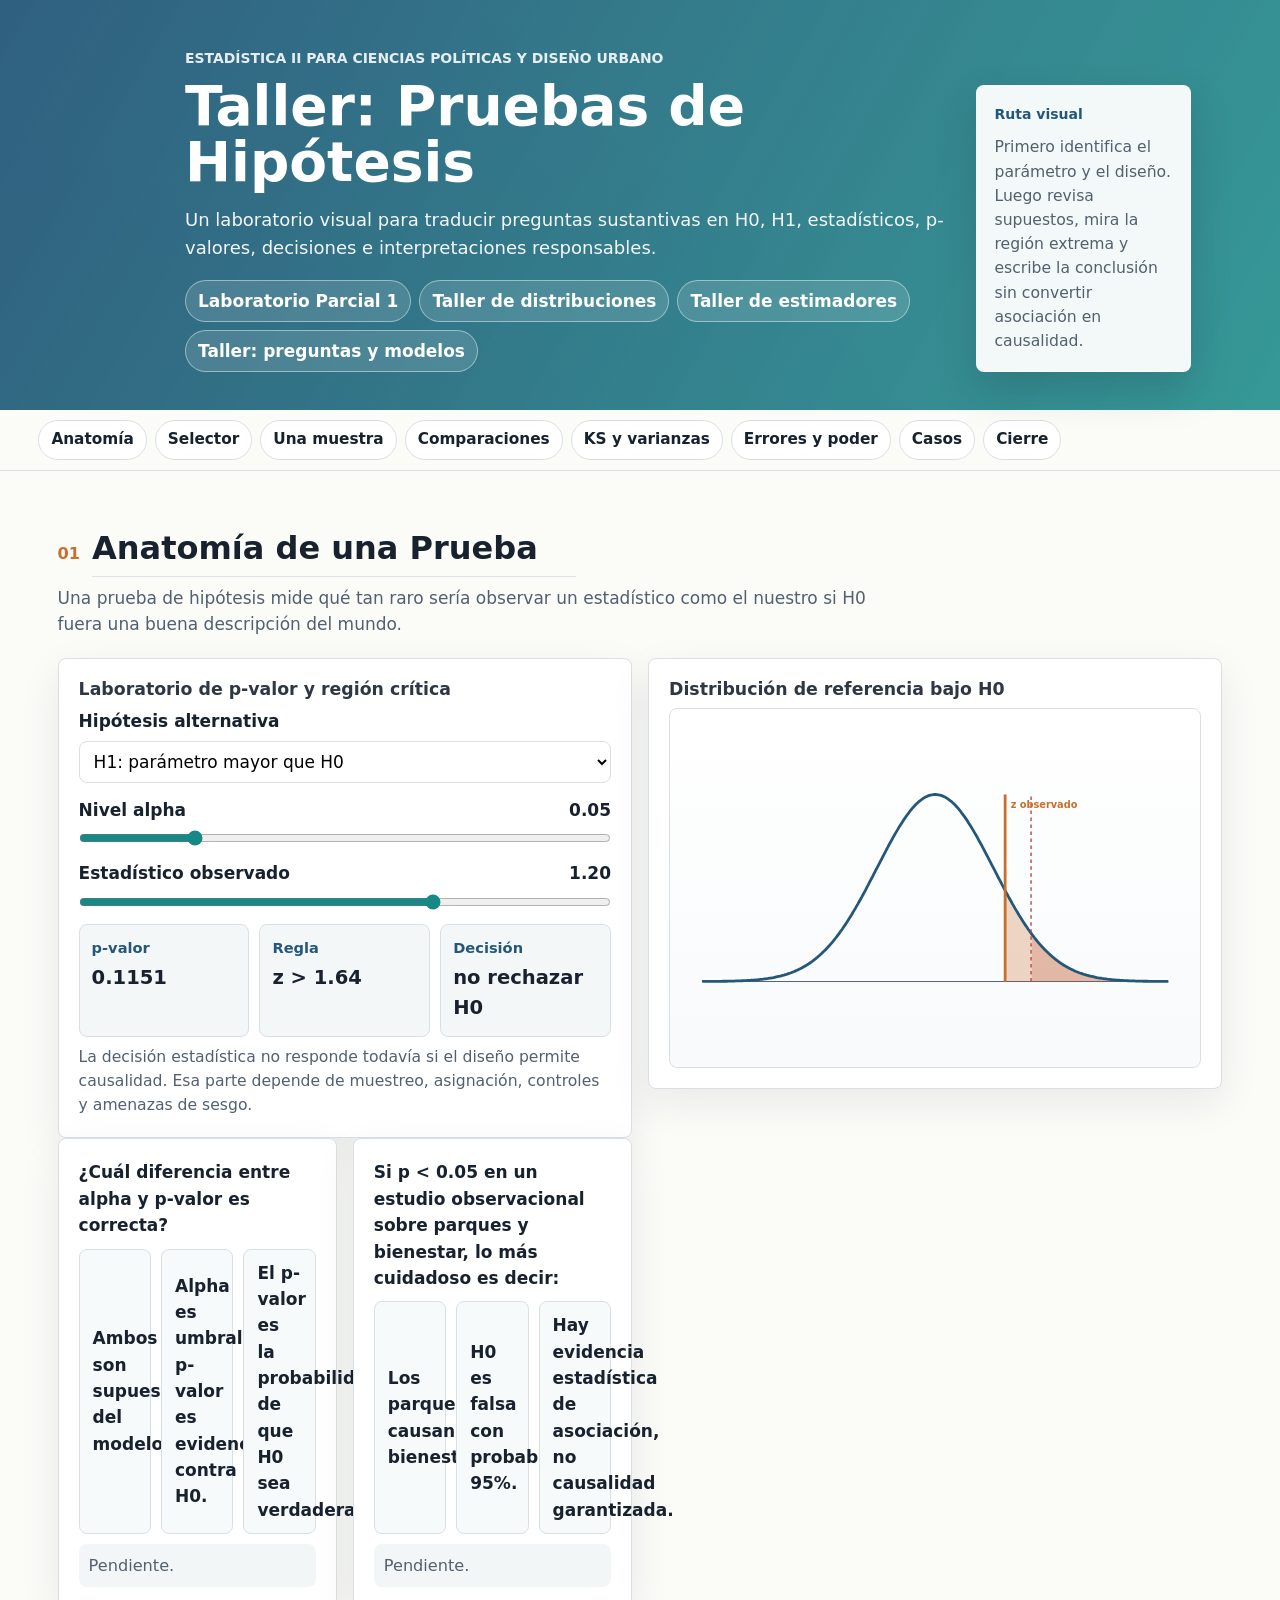
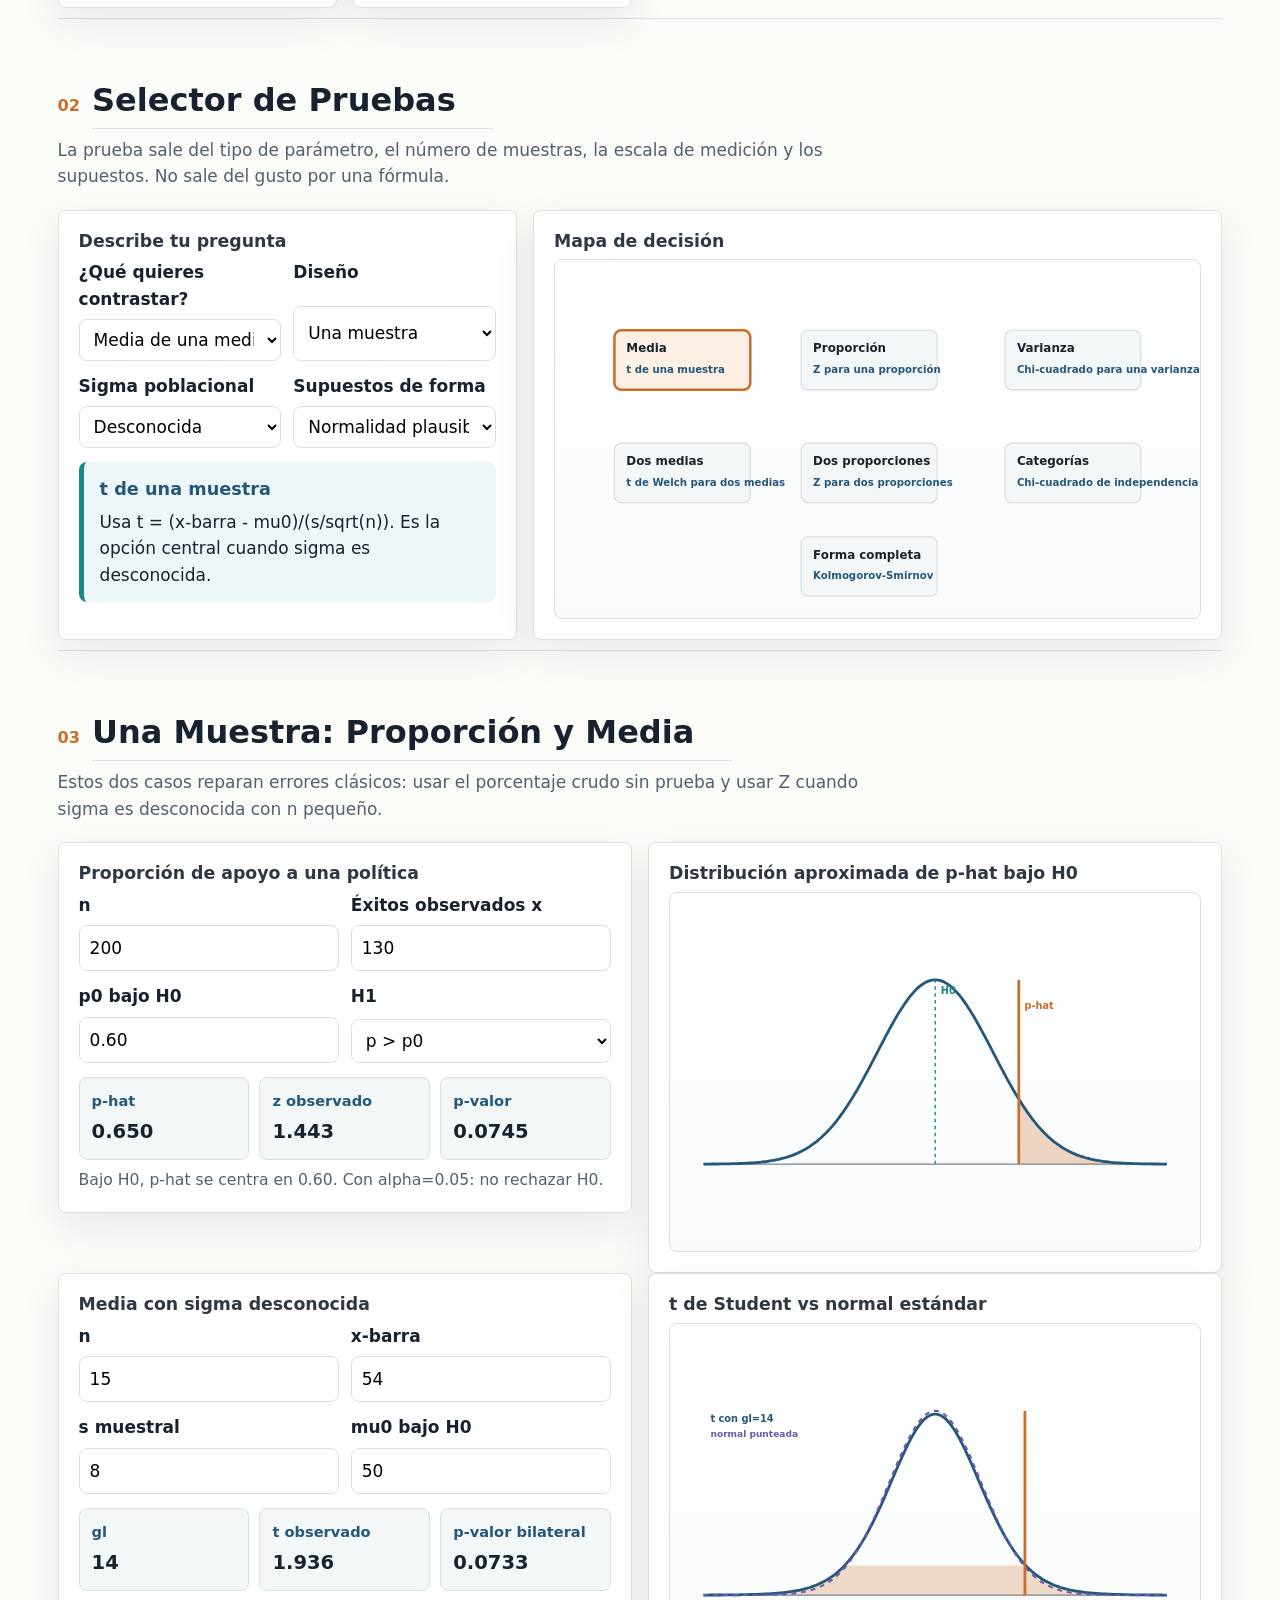
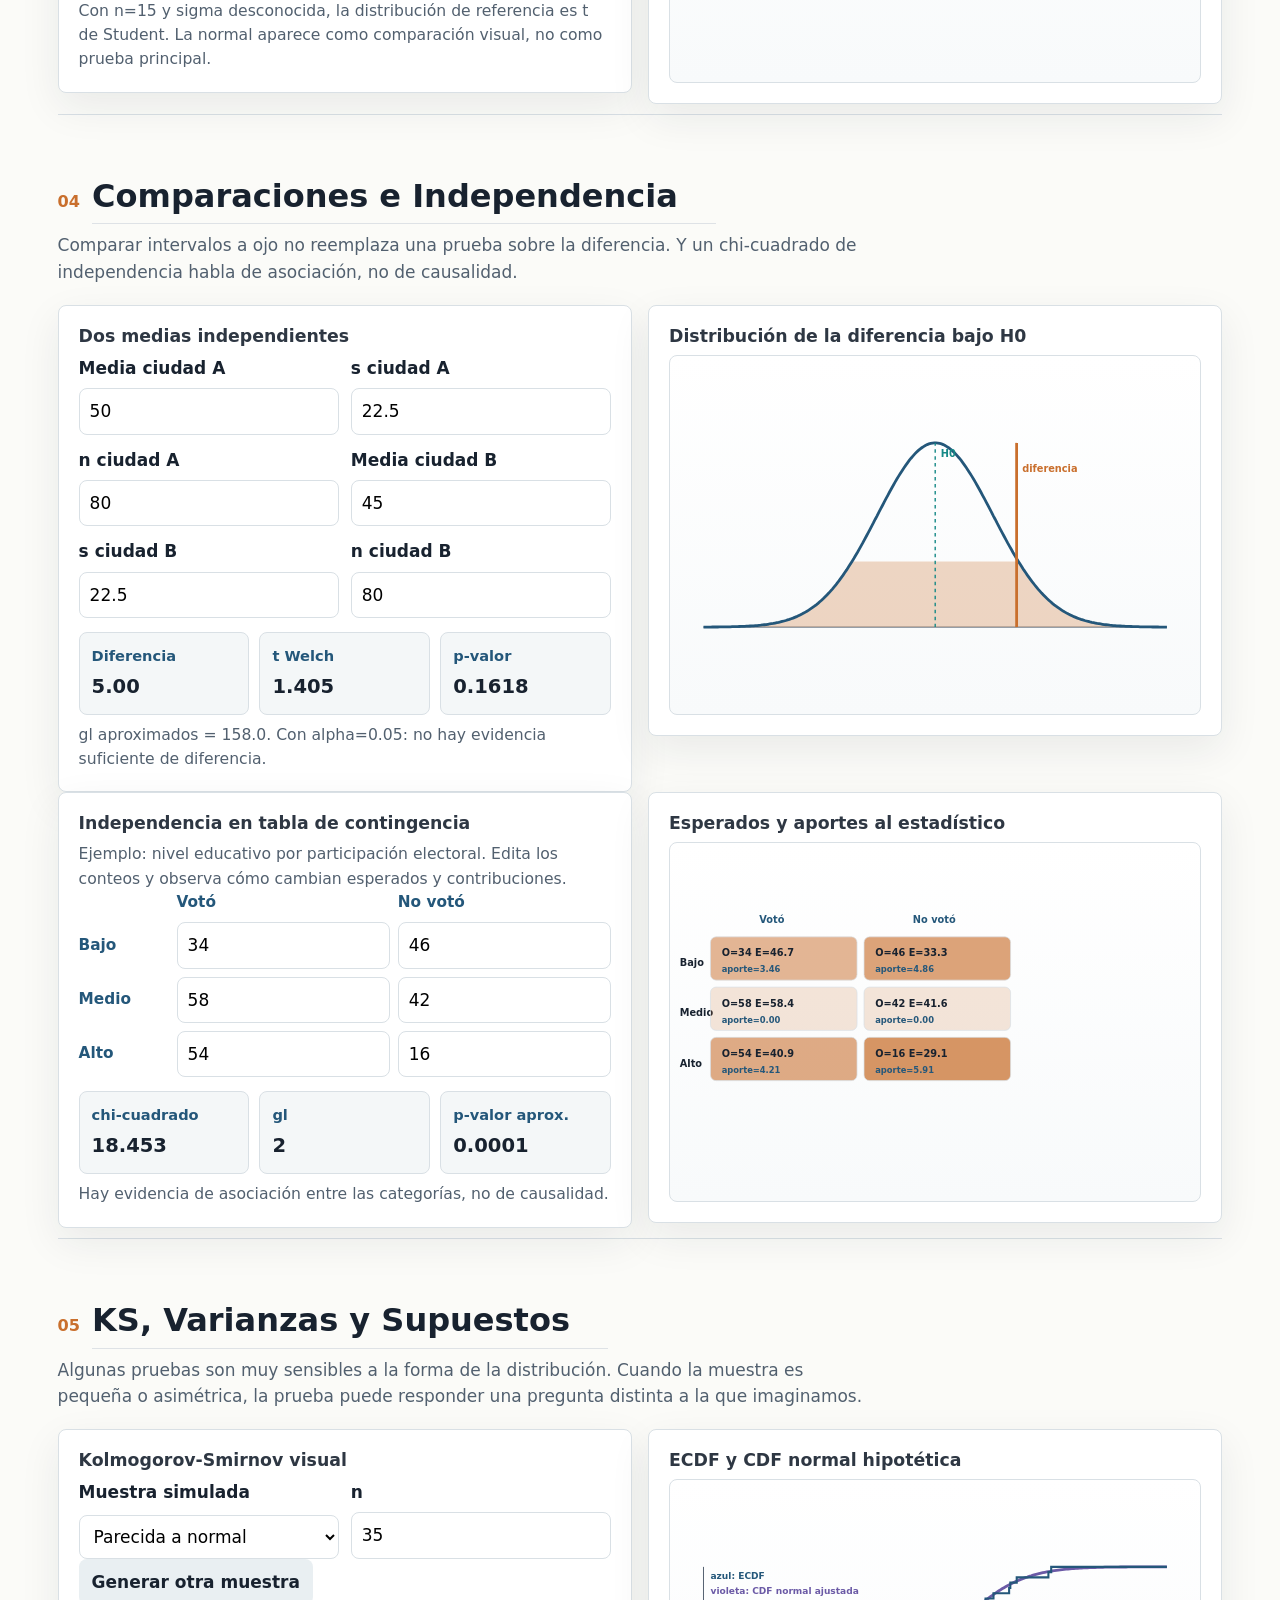
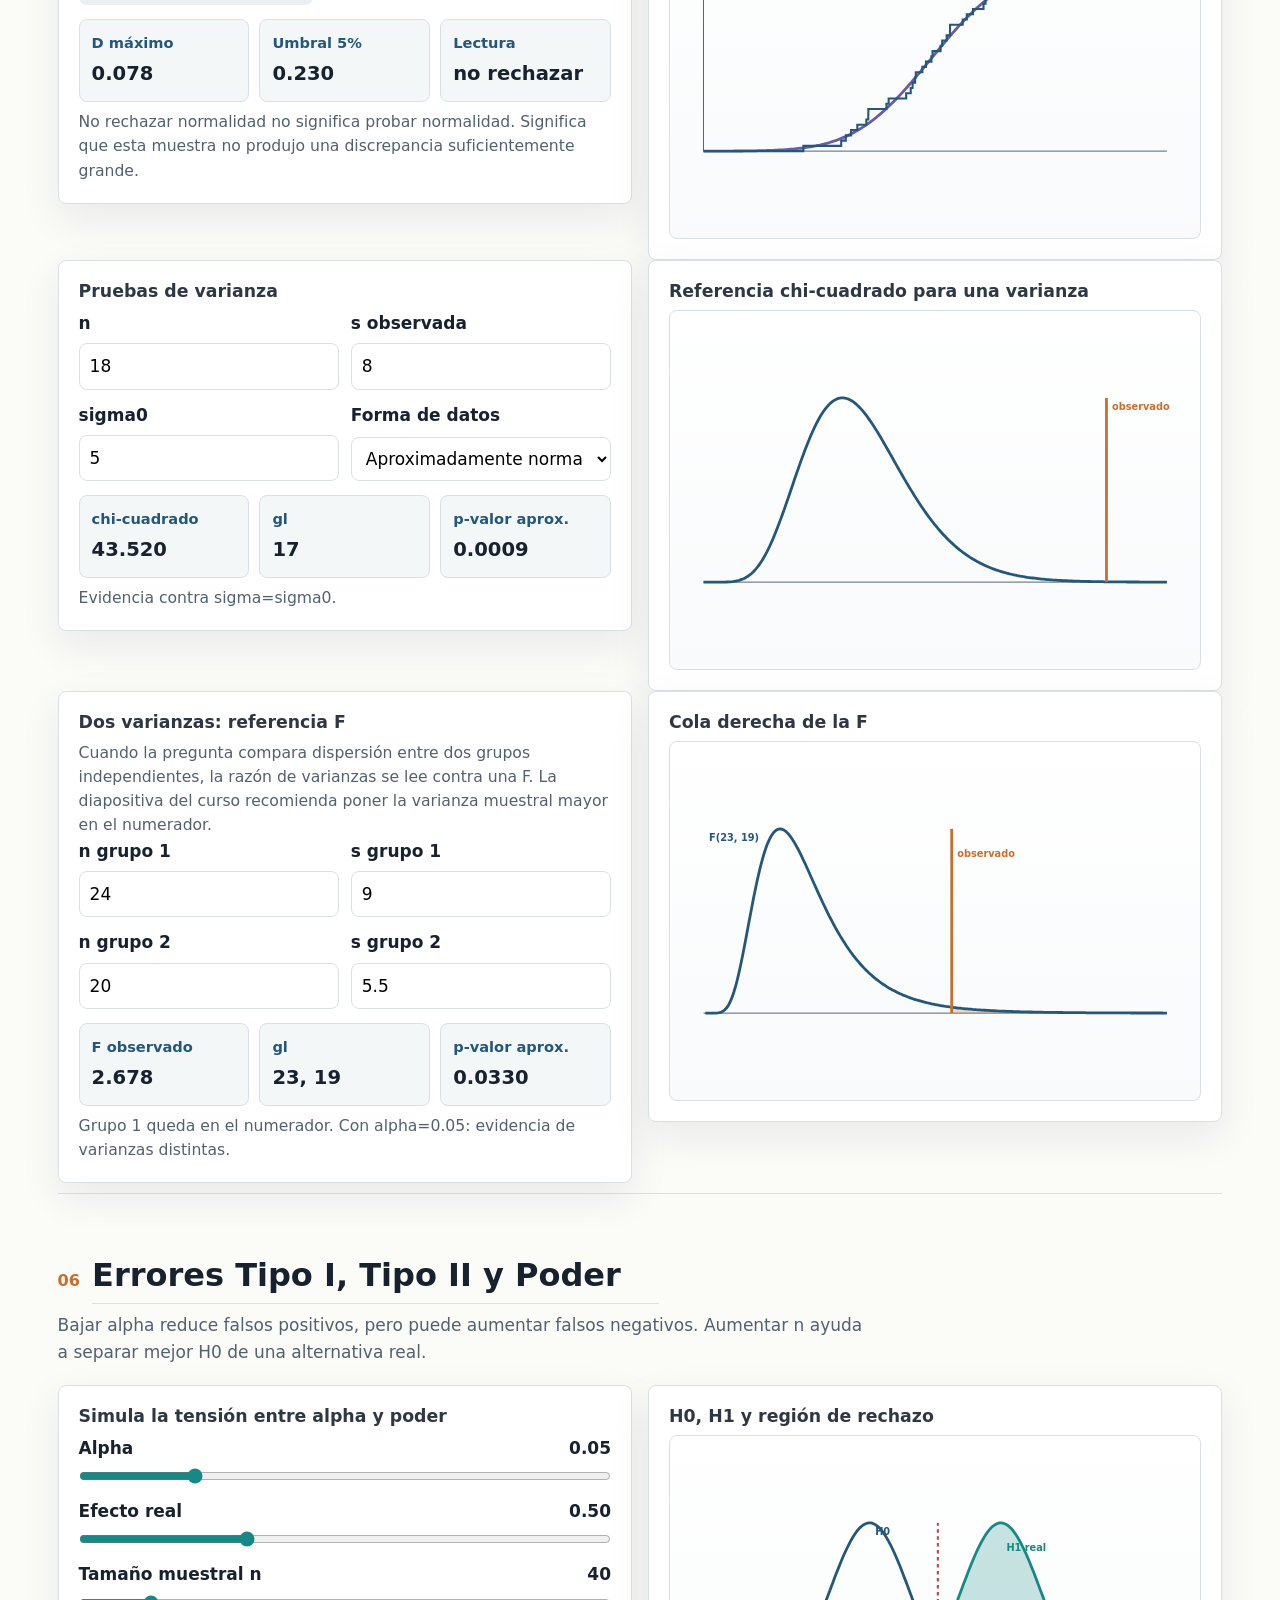
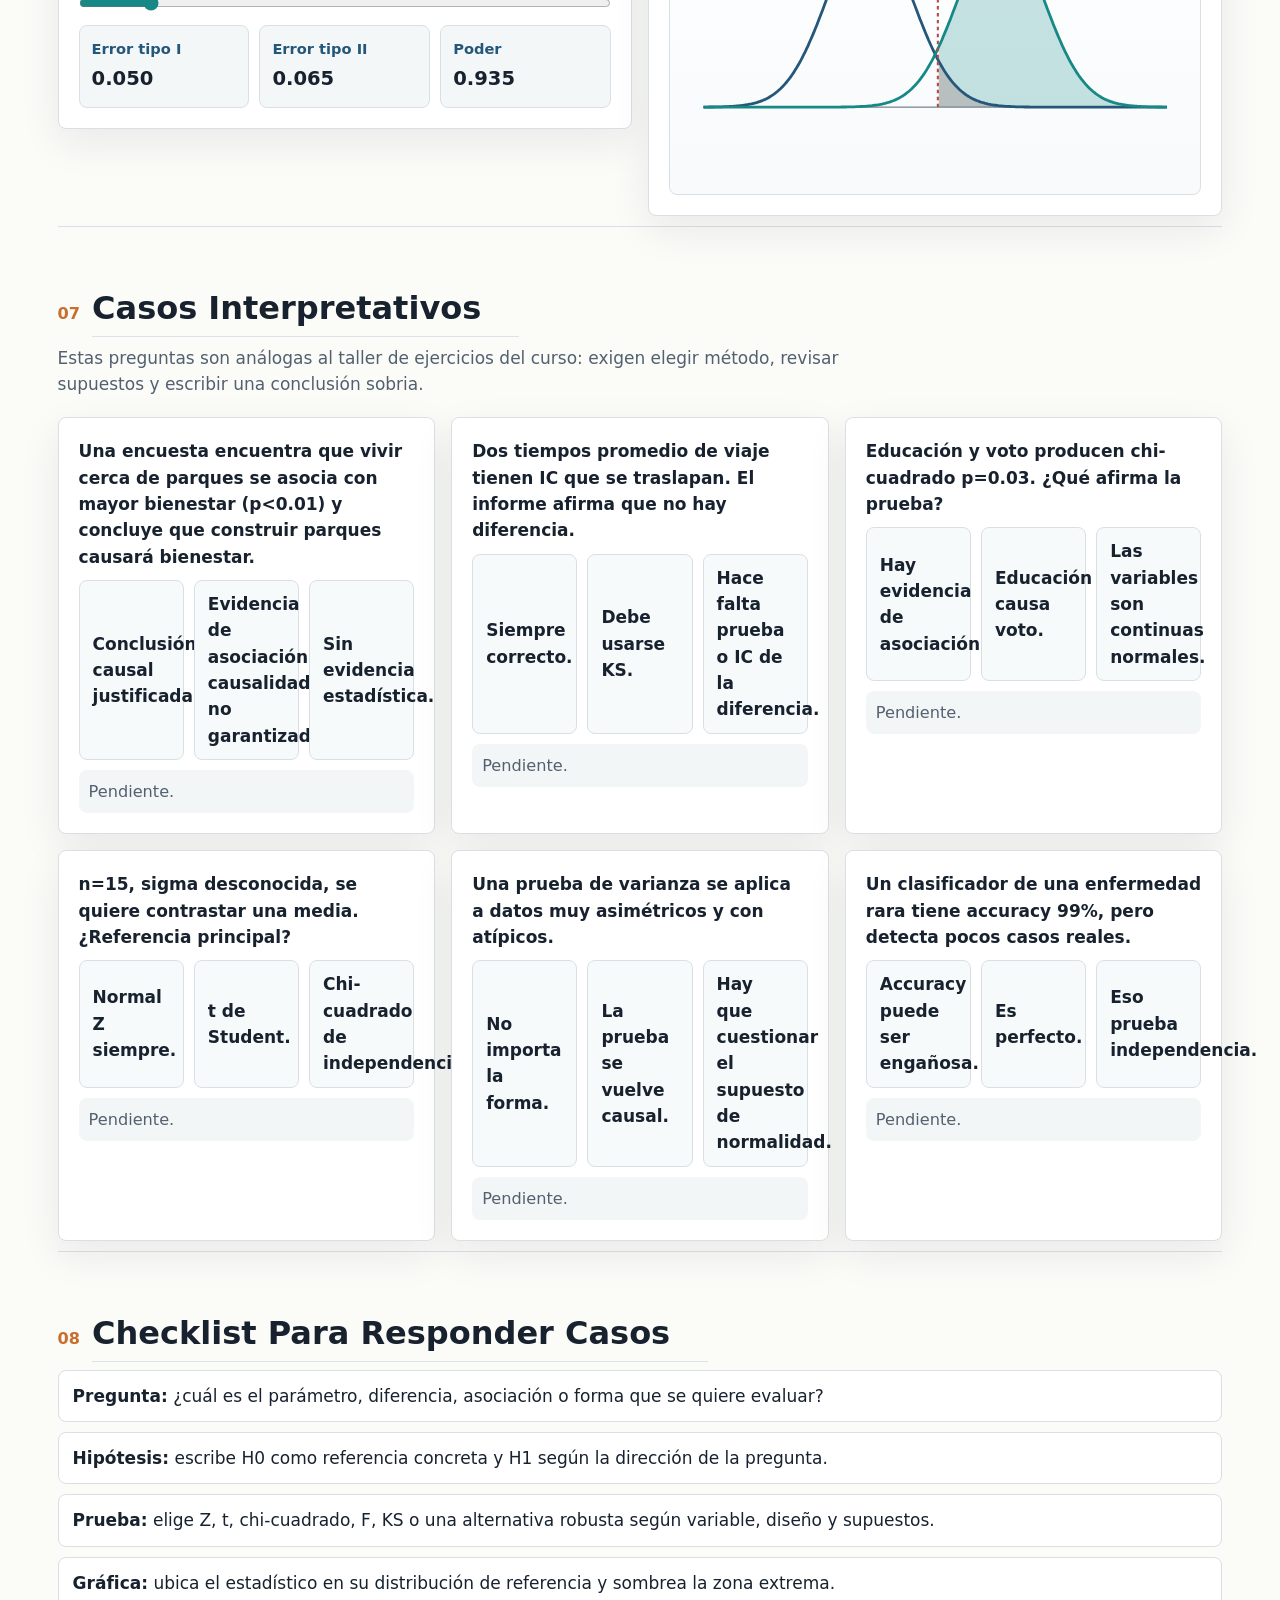
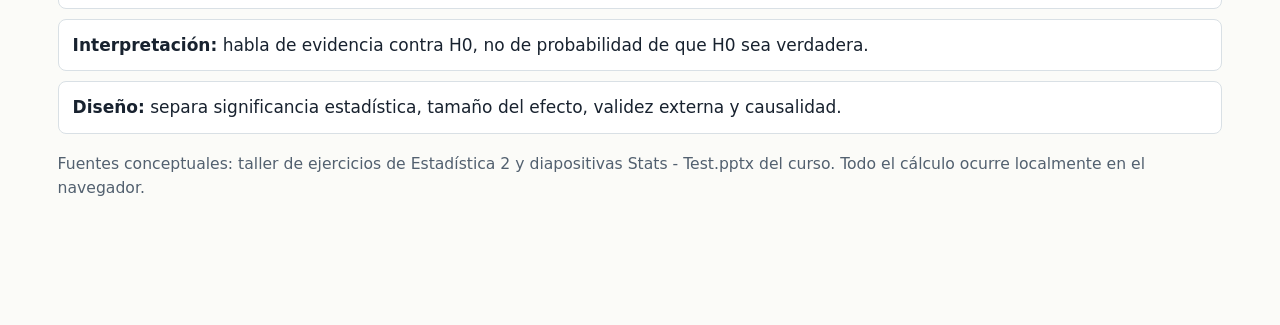
<file: docs/taller_hipotesis/index.html>
<!DOCTYPE html>
<html xmlns="http://www.w3.org/1999/xhtml" lang="es" xml:lang="es"><head>

<meta charset="utf-8">
<meta name="generator" content="quarto-1.10.18">

<meta name="viewport" content="width=device-width, initial-scale=1.0, user-scalable=yes">


<title>Taller: Pruebas de Hipótesis – Laboratorio Parcial 1</title>
<style>
/* Default styles provided by pandoc.
** See https://pandoc.org/MANUAL.html#variables-for-html for config info.
*/
span.smallcaps{font-variant: small-caps;}
div.columns{display: flex; gap: 1.5em;}
div.column{flex: auto;}
@media screen {
div.columns{gap: min(4vw, 1.5em);}
div.column{overflow-x: auto;}
}
div.hanging-indent{margin-left: 1.5em; text-indent: -1.5em;}
ul.task-list{list-style: none;}
ul.task-list li input[type="checkbox"] {
  width: 0.8em;
  margin: 0 0.8em 0.2em -1em; /* quarto-specific, see https://github.com/quarto-dev/quarto-cli/issues/4556 */ 
  vertical-align: middle;
}
</style>


<script src="../site_libs/quarto-nav/quarto-nav.js"></script>
<script src="../site_libs/clipboard/clipboard.min.js"></script>
<script src="../site_libs/quarto-html/quarto.js" type="module"></script>
<script src="../site_libs/quarto-html/tabsets/tabsets.js" type="module"></script>
<script src="../site_libs/quarto-html/popper.min.js"></script>
<script src="../site_libs/quarto-html/tippy.umd.min.js"></script>
<script src="../site_libs/quarto-html/anchor.min.js"></script>
<link href="../site_libs/quarto-html/tippy.css" rel="stylesheet">
<link href="../site_libs/quarto-html/quarto-syntax-highlighting-64a204ab8560d761af7679ceaba22944.css" rel="stylesheet" id="quarto-text-highlighting-styles">
<script src="../site_libs/bootstrap/bootstrap.min.js"></script>
<link href="../site_libs/bootstrap/bootstrap-icons.css" rel="stylesheet">
<link href="../site_libs/bootstrap/bootstrap-172ba59bd5e0b52282274ba0c0cc16fc.min.css" rel="stylesheet" append-hash="true" id="quarto-bootstrap" data-mode="light">
<script id="quarto-search-options" type="application/json">{
  "language": {
    "search-no-results-text": "No se han encontrado resultados",
    "search-matching-documents-text": "documentos encontrados",
    "search-copy-link-title": "Copiar el enlace en la búsqueda",
    "search-hide-matches-text": "Ocultar resultados adicionales",
    "search-more-match-text": "resultado adicional en este documento",
    "search-more-matches-text": "resultados adicionales en este documento",
    "search-clear-button-title": "Borrar",
    "search-text-placeholder": "",
    "search-detached-cancel-button-title": "Cancelar",
    "search-submit-button-title": "Enviar",
    "search-label": "Buscar"
  }
}</script>


<link rel="stylesheet" href="../styles.css">
<link rel="stylesheet" href="../workshops.css">
<link rel="stylesheet" href="../preguntas.css">
</head>

<body class="quarto-light">

<div id="quarto-search-results"></div>
<!-- content -->
<div id="quarto-content" class="quarto-container page-columns page-rows-contents page-layout-article">
<!-- sidebar -->
<!-- margin-sidebar -->
    <div id="quarto-margin-sidebar" class="sidebar margin-sidebar zindex-bottom">
        
    </div>
<!-- main -->
<main class="content page-columns page-full" id="quarto-document-content">

<header id="title-block-header" class="quarto-title-block default">
<div class="quarto-title">
<h1 class="title">Taller: Pruebas de Hipótesis</h1>
</div>



<div class="quarto-title-meta">

    
  
    
  </div>
  


</header>


<div class="lab-shell page-columns page-full" id="hypothesisWorkshop">
  <header class="lab-header page-columns page-full">
    <div class="header-grid page-columns page-full">
      <div>
        <p class="eyebrow">Estadística II para Ciencias Políticas y Diseño Urbano</p>
        <h1>Taller: Pruebas de Hipótesis</h1>
        <p class="lead">Un laboratorio visual para traducir preguntas sustantivas en H0, H1, estadísticos, p-valores, decisiones e interpretaciones responsables.</p>
        <div class="site-links">
          <a href="../">Laboratorio Parcial 1</a>
          <a href="../taller_distribuciones/">Taller de distribuciones</a>
          <a href="../taller_estimadores/">Taller de estimadores</a>
          <a href="../taller_preguntas/">Taller: preguntas y modelos</a>
        </div>
      </div>
      <aside class="status-panel">
        <p class="status-title">Ruta visual</p>
        <p class="mini-note">Primero identifica el parámetro y el diseño. Luego revisa supuestos, mira la región extrema y escribe la conclusión sin convertir asociación en causalidad.</p>
      </aside>
    </div>
  </header>

  <nav class="lab-nav" aria-label="Secciones del taller">
    <a href="#anatomia">Anatomía</a>
    <a href="#selector">Selector</a>
    <a href="#calculos">Una muestra</a>
    <a href="#comparaciones">Comparaciones</a>
    <a href="#ajuste">KS y varianzas</a>
    <a href="#poder">Errores y poder</a>
    <a href="#casos">Casos</a>
    <a href="#cierre">Cierre</a>
  </nav>

  <main>
    <section class="module" id="anatomia">
      <div class="module-title"><span>01</span><h2 class="anchored">Anatomía de una Prueba</h2></div>
      <p class="module-intro">Una prueba de hipótesis mide qué tan raro sería observar un estadístico como el nuestro si H0 fuera una buena descripción del mundo.</p>
      <div class="plot-pair">
        <article class="panel">
          <h3 class="anchored">Laboratorio de p-valor y región crítica</h3>
          <div class="controls">
            <div class="control-row">
              <label for="tailSelect">Hipótesis alternativa</label>
              <select id="tailSelect">
                <option value="right">H1: parámetro mayor que H0</option>
                <option value="left">H1: parámetro menor que H0</option>
                <option value="two">H1: parámetro diferente de H0</option>
              </select>
            </div>
            <div class="control-row">
              <label for="alphaSlider">Nivel alpha <span id="alphaValue">0.05</span></label>
              <input id="alphaSlider" type="range" min="0.01" max="0.20" step="0.01" value="0.05">
            </div>
            <div class="control-row">
              <label for="statSlider">Estadístico observado <span id="statValue">1.20</span></label>
              <input id="statSlider" type="range" min="-3.5" max="3.5" step="0.05" value="1.20">
            </div>
          </div>
          <div class="metric-row">
            <div class="metric"><b>p-valor</b><span id="pValueText">-</span></div>
            <div class="metric"><b>Regla</b><span id="criticalText">-</span></div>
            <div class="metric"><b>Decisión</b><span id="decisionText">-</span></div>
          </div>
          <p class="mini-note">La decisión estadística no responde todavía si el diseño permite causalidad. Esa parte depende de muestreo, asignación, controles y amenazas de sesgo.</p>
        </article>
        <article class="panel">
          <h3 class="anchored">Distribución de referencia bajo H0</h3>
          <svg class="chart wide-chart" id="pValuePlot" role="img" aria-label="Curva normal con p-valor y region critica"></svg>
        </article>
      </div>
      <div class="quiz-grid">
        <article class="quiz-card" data-hyp-answer="b" data-ok="Correcto: alpha es una regla antes de observar datos; el p-valor sale de los datos." data-hint="Alpha lo decide quien analiza. El p-valor se calcula con el estadístico observado.">
          <p class="question">¿Cuál diferencia entre alpha y p-valor es correcta?</p>
          <div class="choice-grid">
            <button class="choice-button" data-choice="a">Ambos son supuestos del modelo.</button>
            <button class="choice-button" data-choice="b">Alpha es umbral; p-valor es evidencia contra H0.</button>
            <button class="choice-button" data-choice="c">El p-valor es la probabilidad de que H0 sea verdadera.</button>
          </div>
          <div class="feedback">Pendiente.</div>
        </article>
        <article class="quiz-card" data-hyp-answer="c" data-ok="Bien: rechazar H0 significa incompatibilidad estadística con H0 al umbral elegido." data-hint="No convierte automáticamente la magnitud en importante ni la asociación en efecto causal.">
          <p class="question">Si p &lt; 0.05 en un estudio observacional sobre parques y bienestar, lo más cuidadoso es decir:</p>
          <div class="choice-grid">
            <button class="choice-button" data-choice="a">Los parques causan bienestar.</button>
            <button class="choice-button" data-choice="b">H0 es falsa con probabilidad 95%.</button>
            <button class="choice-button" data-choice="c">Hay evidencia estadística de asociación, no causalidad garantizada.</button>
          </div>
          <div class="feedback">Pendiente.</div>
        </article>
      </div>
    </section>

    <section class="module" id="selector">
      <div class="module-title"><span>02</span><h2 class="anchored">Selector de Pruebas</h2></div>
      <p class="module-intro">La prueba sale del tipo de parámetro, el número de muestras, la escala de medición y los supuestos. No sale del gusto por una fórmula.</p>
      <div class="hypothesis-band">
        <article class="panel">
          <h3 class="anchored">Describe tu pregunta</h3>
          <div class="test-selector-grid">
            <div class="control-row">
              <label for="targetType">¿Qué quieres contrastar?</label>
              <select id="targetType">
                <option value="mean">Media de una medición</option>
                <option value="proportion">Proporción o porcentaje</option>
                <option value="variance">Varianza o desviación</option>
                <option value="two_means">Diferencia de medias</option>
                <option value="two_props">Diferencia de proporciones</option>
                <option value="independence">Independencia entre categorías</option>
                <option value="fit">Ajuste a una distribución</option>
              </select>
            </div>
            <div class="control-row">
              <label for="sampleCount">Diseño</label>
              <select id="sampleCount">
                <option value="one">Una muestra</option>
                <option value="two">Dos muestras independientes</option>
                <option value="paired">Antes/después o pares</option>
              </select>
            </div>
            <div class="control-row">
              <label for="sigmaSelect">Sigma poblacional</label>
              <select id="sigmaSelect">
                <option value="unknown">Desconocida</option>
                <option value="known">Conocida</option>
              </select>
            </div>
            <div class="control-row">
              <label for="normalitySelect">Supuestos de forma</label>
              <select id="normalitySelect">
                <option value="ok">Normalidad plausible o n grande</option>
                <option value="small_skew">Muestra pequeña y asimetría fuerte</option>
                <option value="categorical">Datos categóricos</option>
              </select>
            </div>
          </div>
          <div class="decision-panel" id="testRecommendation">
            Selecciona la pregunta para ver la prueba recomendada.
          </div>
        </article>
        <article class="panel">
          <h3 class="anchored">Mapa de decisión</h3>
          <svg class="chart wide-chart" id="testMapPlot" role="img" aria-label="Mapa visual de seleccion de pruebas"></svg>
        </article>
      </div>
    </section>

    <section class="module" id="calculos">
      <div class="module-title"><span>03</span><h2 class="anchored">Una Muestra: Proporción y Media</h2></div>
      <p class="module-intro">Estos dos casos reparan errores clásicos: usar el porcentaje crudo sin prueba y usar Z cuando sigma es desconocida con n pequeño.</p>
      <div class="plot-pair">
        <article class="panel">
          <h3 class="anchored">Proporción de apoyo a una política</h3>
          <div class="parameter-grid">
            <div class="control-row"><label for="propN">n</label><input id="propN" type="number" value="200" min="20" step="1"></div>
            <div class="control-row"><label for="propX">Éxitos observados x</label><input id="propX" type="number" value="130" min="0" step="1"></div>
            <div class="control-row"><label for="propP0">p0 bajo H0</label><input id="propP0" type="number" value="0.60" min="0.01" max="0.99" step="0.01"></div>
            <div class="control-row">
              <label for="propAlt">H1</label>
              <select id="propAlt">
                <option value="right">p &gt; p0</option>
                <option value="left">p &lt; p0</option>
                <option value="two">p != p0</option>
              </select>
            </div>
          </div>
          <div class="metric-row">
            <div class="metric"><b>p-hat</b><span id="propPhat">-</span></div>
            <div class="metric"><b>z observado</b><span id="propZ">-</span></div>
            <div class="metric"><b>p-valor</b><span id="propP">-</span></div>
          </div>
          <p class="mini-note" id="propDecision">-</p>
        </article>
        <article class="panel">
          <h3 class="anchored">Distribución aproximada de p-hat bajo H0</h3>
          <svg class="chart wide-chart" id="propPlot" role="img" aria-label="Prueba z para una proporcion"></svg>
        </article>
      </div>

      <div class="plot-pair">
        <article class="panel">
          <h3 class="anchored">Media con sigma desconocida</h3>
          <div class="parameter-grid">
            <div class="control-row"><label for="meanN">n</label><input id="meanN" type="number" value="15" min="3" step="1"></div>
            <div class="control-row"><label for="meanXbar">x-barra</label><input id="meanXbar" type="number" value="54" step="0.1"></div>
            <div class="control-row"><label for="meanS">s muestral</label><input id="meanS" type="number" value="8" min="0.1" step="0.1"></div>
            <div class="control-row"><label for="meanMu0">mu0 bajo H0</label><input id="meanMu0" type="number" value="50" step="0.1"></div>
          </div>
          <div class="metric-row">
            <div class="metric"><b>gl</b><span id="meanDf">-</span></div>
            <div class="metric"><b>t observado</b><span id="meanT">-</span></div>
            <div class="metric"><b>p-valor bilateral</b><span id="meanP">-</span></div>
          </div>
          <p class="mini-note">Con n=15 y sigma desconocida, la distribución de referencia es t de Student. La normal aparece como comparación visual, no como prueba principal.</p>
        </article>
        <article class="panel">
          <h3 class="anchored">t de Student vs normal estándar</h3>
          <svg class="chart wide-chart" id="meanPlot" role="img" aria-label="Prueba t de una muestra"></svg>
        </article>
      </div>
    </section>

    <section class="module" id="comparaciones">
      <div class="module-title"><span>04</span><h2 class="anchored">Comparaciones e Independencia</h2></div>
      <p class="module-intro">Comparar intervalos a ojo no reemplaza una prueba sobre la diferencia. Y un chi-cuadrado de independencia habla de asociación, no de causalidad.</p>
      <div class="plot-pair">
        <article class="panel">
          <h3 class="anchored">Dos medias independientes</h3>
          <div class="parameter-grid">
            <div class="control-row"><label for="m1">Media ciudad A</label><input id="m1" type="number" value="50" step="0.1"></div>
            <div class="control-row"><label for="s1">s ciudad A</label><input id="s1" type="number" value="22.5" min="0.1" step="0.1"></div>
            <div class="control-row"><label for="n1">n ciudad A</label><input id="n1" type="number" value="80" min="2" step="1"></div>
            <div class="control-row"><label for="m2">Media ciudad B</label><input id="m2" type="number" value="45" step="0.1"></div>
            <div class="control-row"><label for="s2">s ciudad B</label><input id="s2" type="number" value="22.5" min="0.1" step="0.1"></div>
            <div class="control-row"><label for="n2">n ciudad B</label><input id="n2" type="number" value="80" min="2" step="1"></div>
          </div>
          <div class="metric-row">
            <div class="metric"><b>Diferencia</b><span id="diffMean">-</span></div>
            <div class="metric"><b>t Welch</b><span id="welchT">-</span></div>
            <div class="metric"><b>p-valor</b><span id="welchP">-</span></div>
          </div>
          <p class="mini-note" id="welchDecision">-</p>
        </article>
        <article class="panel">
          <h3 class="anchored">Distribución de la diferencia bajo H0</h3>
          <svg class="chart wide-chart" id="twoMeanPlot" role="img" aria-label="Prueba t de Welch para dos medias"></svg>
        </article>
      </div>

      <div class="plot-pair">
        <article class="panel">
          <h3 class="anchored">Independencia en tabla de contingencia</h3>
          <p class="mini-note">Ejemplo: nivel educativo por participación electoral. Edita los conteos y observa cómo cambian esperados y contribuciones.</p>
          <div class="table-input-grid" aria-label="Tabla observada 3 por 2">
            <span></span><strong>Votó</strong><strong>No votó</strong>
            <strong>Bajo</strong><input class="chiInput" type="number" value="34" min="0"><input class="chiInput" type="number" value="46" min="0">
            <strong>Medio</strong><input class="chiInput" type="number" value="58" min="0"><input class="chiInput" type="number" value="42" min="0">
            <strong>Alto</strong><input class="chiInput" type="number" value="54" min="0"><input class="chiInput" type="number" value="16" min="0">
          </div>
          <div class="metric-row">
            <div class="metric"><b>chi-cuadrado</b><span id="chiStat">-</span></div>
            <div class="metric"><b>gl</b><span id="chiDf">-</span></div>
            <div class="metric"><b>p-valor aprox.</b><span id="chiP">-</span></div>
          </div>
          <p class="mini-note" id="chiDecision">-</p>
        </article>
        <article class="panel">
          <h3 class="anchored">Esperados y aportes al estadístico</h3>
          <svg class="chart wide-chart" id="chiPlot" role="img" aria-label="Mapa de calor de prueba chi-cuadrado"></svg>
        </article>
      </div>
    </section>

    <section class="module" id="ajuste">
      <div class="module-title"><span>05</span><h2 class="anchored">KS, Varianzas y Supuestos</h2></div>
      <p class="module-intro">Algunas pruebas son muy sensibles a la forma de la distribución. Cuando la muestra es pequeña o asimétrica, la prueba puede responder una pregunta distinta a la que imaginamos.</p>
      <div class="plot-pair">
        <article class="panel">
          <h3 class="anchored">Kolmogorov-Smirnov visual</h3>
          <div class="parameter-grid">
            <div class="control-row">
              <label for="ksScenario">Muestra simulada</label>
              <select id="ksScenario">
                <option value="normal">Parecida a normal</option>
                <option value="skew">Asimétrica positiva</option>
                <option value="bimodal">Bimodal</option>
              </select>
            </div>
            <div class="control-row"><label for="ksN">n</label><input id="ksN" type="number" value="35" min="10" max="150" step="1"></div>
          </div>
          <button id="ksRefresh" class="secondary">Generar otra muestra</button>
          <div class="metric-row">
            <div class="metric"><b>D máximo</b><span id="ksD">-</span></div>
            <div class="metric"><b>Umbral 5%</b><span id="ksCrit">-</span></div>
            <div class="metric"><b>Lectura</b><span id="ksDecision">-</span></div>
          </div>
          <p class="mini-note">No rechazar normalidad no significa probar normalidad. Significa que esta muestra no produjo una discrepancia suficientemente grande.</p>
        </article>
        <article class="panel">
          <h3 class="anchored">ECDF y CDF normal hipotética</h3>
          <svg class="chart wide-chart" id="ksPlot" role="img" aria-label="Prueba Kolmogorov-Smirnov con ECDF y CDF teorica"></svg>
        </article>
      </div>

      <div class="plot-pair">
        <article class="panel">
          <h3 class="anchored">Pruebas de varianza</h3>
          <div class="parameter-grid">
            <div class="control-row"><label for="varN">n</label><input id="varN" type="number" value="18" min="3" step="1"></div>
            <div class="control-row"><label for="varS">s observada</label><input id="varS" type="number" value="8" min="0.1" step="0.1"></div>
            <div class="control-row"><label for="varSigma0">sigma0</label><input id="varSigma0" type="number" value="5" min="0.1" step="0.1"></div>
            <div class="control-row">
              <label for="varShapeWarning">Forma de datos</label>
              <select id="varShapeWarning">
                <option value="ok">Aproximadamente normal</option>
                <option value="skew">Asimétrica o con atípicos</option>
              </select>
            </div>
          </div>
          <div class="metric-row">
            <div class="metric"><b>chi-cuadrado</b><span id="varChi">-</span></div>
            <div class="metric"><b>gl</b><span id="varDf">-</span></div>
            <div class="metric"><b>p-valor aprox.</b><span id="varP">-</span></div>
          </div>
          <p class="mini-note" id="varDecision">-</p>
        </article>
        <article class="panel">
          <h3 class="anchored">Referencia chi-cuadrado para una varianza</h3>
          <svg class="chart wide-chart" id="variancePlot" role="img" aria-label="Prueba chi-cuadrado para varianza"></svg>
        </article>
      </div>

      <div class="plot-pair">
        <article class="panel">
          <h3 class="anchored">Dos varianzas: referencia F</h3>
          <p class="mini-note">Cuando la pregunta compara dispersión entre dos grupos independientes, la razón de varianzas se lee contra una F. La diapositiva del curso recomienda poner la varianza muestral mayor en el numerador.</p>
          <div class="parameter-grid">
            <div class="control-row"><label for="fN1">n grupo 1</label><input id="fN1" type="number" value="24" min="3" step="1"></div>
            <div class="control-row"><label for="fS1">s grupo 1</label><input id="fS1" type="number" value="9" min="0.1" step="0.1"></div>
            <div class="control-row"><label for="fN2">n grupo 2</label><input id="fN2" type="number" value="20" min="3" step="1"></div>
            <div class="control-row"><label for="fS2">s grupo 2</label><input id="fS2" type="number" value="5.5" min="0.1" step="0.1"></div>
          </div>
          <div class="metric-row">
            <div class="metric"><b>F observado</b><span id="fStat">-</span></div>
            <div class="metric"><b>gl</b><span id="fDf">-</span></div>
            <div class="metric"><b>p-valor aprox.</b><span id="fP">-</span></div>
          </div>
          <p class="mini-note" id="fDecision">-</p>
        </article>
        <article class="panel">
          <h3 class="anchored">Cola derecha de la F</h3>
          <svg class="chart wide-chart" id="fPlot" role="img" aria-label="Prueba F para comparar dos varianzas"></svg>
        </article>
      </div>
    </section>

    <section class="module" id="poder">
      <div class="module-title"><span>06</span><h2 class="anchored">Errores Tipo I, Tipo II y Poder</h2></div>
      <p class="module-intro">Bajar alpha reduce falsos positivos, pero puede aumentar falsos negativos. Aumentar n ayuda a separar mejor H0 de una alternativa real.</p>
      <div class="plot-pair">
        <article class="panel">
          <h3 class="anchored">Simula la tensión entre alpha y poder</h3>
          <div class="controls">
            <div class="control-row"><label for="powerAlpha">Alpha <span id="powerAlphaText">0.05</span></label><input id="powerAlpha" type="range" min="0.01" max="0.20" step="0.01" value="0.05"></div>
            <div class="control-row"><label for="powerEffect">Efecto real <span id="powerEffectText">0.50</span></label><input id="powerEffect" type="range" min="0.05" max="1.50" step="0.05" value="0.50"></div>
            <div class="control-row"><label for="powerN">Tamaño muestral n <span id="powerNText">40</span></label><input id="powerN" type="range" min="10" max="250" step="5" value="40"></div>
          </div>
          <div class="metric-row">
            <div class="metric"><b>Error tipo I</b><span id="alphaMetric">-</span></div>
            <div class="metric"><b>Error tipo II</b><span id="betaMetric">-</span></div>
            <div class="metric"><b>Poder</b><span id="powerMetric">-</span></div>
          </div>
        </article>
        <article class="panel">
          <h3 class="anchored">H0, H1 y región de rechazo</h3>
          <svg class="chart wide-chart" id="powerPlot" role="img" aria-label="Curvas nula y alternativa con poder"></svg>
        </article>
      </div>
    </section>

    <section class="module" id="casos">
      <div class="module-title"><span>07</span><h2 class="anchored">Casos Interpretativos</h2></div>
      <p class="module-intro">Estas preguntas son análogas al taller de ejercicios del curso: exigen elegir método, revisar supuestos y escribir una conclusión sobria.</p>
      <div class="case-pack">
        <article class="quiz-card" data-hyp-answer="b" data-ok="Correcto: el problema no es solo el p-valor, sino la conclusión causal sin diseño causal." data-hint="Un resultado significativo en un estudio observacional puede tener confusión o sesgo de selección.">
          <p class="question">Una encuesta encuentra que vivir cerca de parques se asocia con mayor bienestar (p&lt;0.01) y concluye que construir parques causará bienestar.</p>
          <div class="choice-grid"><button class="choice-button" data-choice="a">Conclusión causal justificada.</button><button class="choice-button" data-choice="b">Evidencia de asociación, causalidad no garantizada.</button><button class="choice-button" data-choice="c">Sin evidencia estadística.</button></div>
          <div class="feedback">Pendiente.</div>
        </article>
        <article class="quiz-card" data-hyp-answer="c" data-ok="Bien: dos intervalos que se traslapan no resuelven automáticamente la prueba de diferencia." data-hint="La pregunta correcta contrasta la diferencia entre medias, idealmente con datos y supuestos claros.">
          <p class="question">Dos tiempos promedio de viaje tienen IC que se traslapan. El informe afirma que no hay diferencia.</p>
          <div class="choice-grid"><button class="choice-button" data-choice="a">Siempre correcto.</button><button class="choice-button" data-choice="b">Debe usarse KS.</button><button class="choice-button" data-choice="c">Hace falta prueba o IC de la diferencia.</button></div>
          <div class="feedback">Pendiente.</div>
        </article>
        <article class="quiz-card" data-hyp-answer="a" data-ok="Correcto: chi-cuadrado detecta asociación entre categorías, no mecanismo causal." data-hint="La prueba no asignó educación al azar ni descartó confusores.">
          <p class="question">Educación y voto producen chi-cuadrado p=0.03. ¿Qué afirma la prueba?</p>
          <div class="choice-grid"><button class="choice-button" data-choice="a">Hay evidencia de asociación.</button><button class="choice-button" data-choice="b">Educación causa voto.</button><button class="choice-button" data-choice="c">Las variables son continuas normales.</button></div>
          <div class="feedback">Pendiente.</div>
        </article>
        <article class="quiz-card" data-hyp-answer="b" data-ok="Exacto: con n pequeño y sigma desconocida, se usa t de Student si los supuestos son plausibles." data-hint="La normal Z requiere sigma conocida o una justificación asintótica fuerte.">
          <p class="question">n=15, sigma desconocida, se quiere contrastar una media. ¿Referencia principal?</p>
          <div class="choice-grid"><button class="choice-button" data-choice="a">Normal Z siempre.</button><button class="choice-button" data-choice="b">t de Student.</button><button class="choice-button" data-choice="c">Chi-cuadrado de independencia.</button></div>
          <div class="feedback">Pendiente.</div>
        </article>
        <article class="quiz-card" data-hyp-answer="c" data-ok="Correcto: la prueba de varianza con chi-cuadrado asume normalidad poblacional." data-hint="Asimetría fuerte y atípicos pueden distorsionar mucho el contraste de varianza.">
          <p class="question">Una prueba de varianza se aplica a datos muy asimétricos y con atípicos.</p>
          <div class="choice-grid"><button class="choice-button" data-choice="a">No importa la forma.</button><button class="choice-button" data-choice="b">La prueba se vuelve causal.</button><button class="choice-button" data-choice="c">Hay que cuestionar el supuesto de normalidad.</button></div>
          <div class="feedback">Pendiente.</div>
        </article>
        <article class="quiz-card" data-hyp-answer="a" data-ok="Bien: en eventos raros, accuracy puede ser alta aunque el modelo no detecte bien los casos importantes." data-hint="Para enfermedad rara, mira recall, precision, falsos negativos y costos de error.">
          <p class="question">Un clasificador de una enfermedad rara tiene accuracy 99%, pero detecta pocos casos reales.</p>
          <div class="choice-grid"><button class="choice-button" data-choice="a">Accuracy puede ser engañosa.</button><button class="choice-button" data-choice="b">Es perfecto.</button><button class="choice-button" data-choice="c">Eso prueba independencia.</button></div>
          <div class="feedback">Pendiente.</div>
        </article>
      </div>
    </section>

    <section class="module" id="cierre">
      <div class="module-title"><span>08</span><h2 class="anchored">Checklist Para Responder Casos</h2></div>
      <ul class="checklist">
        <li><strong>Pregunta:</strong> ¿cuál es el parámetro, diferencia, asociación o forma que se quiere evaluar?</li>
        <li><strong>Hipótesis:</strong> escribe H0 como referencia concreta y H1 según la dirección de la pregunta.</li>
        <li><strong>Prueba:</strong> elige Z, t, chi-cuadrado, F, KS o una alternativa robusta según variable, diseño y supuestos.</li>
        <li><strong>Gráfica:</strong> ubica el estadístico en su distribución de referencia y sombrea la zona extrema.</li>
        <li><strong>Interpretación:</strong> habla de evidencia contra H0, no de probabilidad de que H0 sea verdadera.</li>
        <li><strong>Diseño:</strong> separa significancia estadística, tamaño del efecto, validez externa y causalidad.</li>
      </ul>
      <p class="footer-note">Fuentes conceptuales: taller de ejercicios de Estadística 2 y diapositivas Stats - Test.pptx del curso. Todo el cálculo ocurre localmente en el navegador.</p>
    </section>
  </main>
</div>



</main> <!-- /main -->
<script id="quarto-html-after-body" type="application/javascript">
  window.document.addEventListener("DOMContentLoaded", function (event) {
    const icon = "";
    const anchorJS = new window.AnchorJS();
    anchorJS.options = {
      placement: 'right',
      icon: icon
    };
    anchorJS.add('.anchored');
    const isCodeAnnotation = (el) => {
      for (const clz of el.classList) {
        if (clz.startsWith('code-annotation-')) {                     
          return true;
        }
      }
      return false;
    }
    const onCopySuccess = function(e) {
      // button target
      const button = e.trigger;
      // don't keep focus
      button.blur();
      // flash "checked"
      button.classList.add('code-copy-button-checked');
      var currentTitle = button.getAttribute("title");
      button.setAttribute("title", "Copiado");
      let tooltip;
      if (window.bootstrap) {
        button.setAttribute("data-bs-toggle", "tooltip");
        button.setAttribute("data-bs-placement", "left");
        button.setAttribute("data-bs-title", "Copiado");
        tooltip = new bootstrap.Tooltip(button, 
          { trigger: "manual", 
            customClass: "code-copy-button-tooltip",
            offset: [0, -8]});
        tooltip.show();    
      }
      setTimeout(function() {
        if (tooltip) {
          tooltip.hide();
          button.removeAttribute("data-bs-title");
          button.removeAttribute("data-bs-toggle");
          button.removeAttribute("data-bs-placement");
        }
        button.setAttribute("title", currentTitle);
        button.classList.remove('code-copy-button-checked');
      }, 1000);
      // clear code selection
      e.clearSelection();
    }
    const getTextToCopy = function(trigger) {
      const outerScaffold = trigger.parentElement.cloneNode(true);
      const codeEl = outerScaffold.querySelector('code');
      for (const childEl of codeEl.children) {
        if (isCodeAnnotation(childEl)) {
          childEl.remove();
        }
      }
      return codeEl.innerText;
    }
    const clipboard = new window.ClipboardJS('.code-copy-button:not([data-in-quarto-modal])', {
      text: getTextToCopy
    });
    clipboard.on('success', onCopySuccess);
    if (window.document.getElementById('quarto-embedded-source-code-modal')) {
      const clipboardModal = new window.ClipboardJS('.code-copy-button[data-in-quarto-modal]', {
        text: getTextToCopy,
        container: window.document.getElementById('quarto-embedded-source-code-modal')
      });
      clipboardModal.on('success', onCopySuccess);
    }
      var localhostRegex = new RegExp(/^(?:http|https):\/\/localhost\:?[0-9]*\//);
      var mailtoRegex = new RegExp(/^mailto:/);
        var filterRegex = new RegExp('/' + window.location.host + '/');
      var isInternal = (href) => {
          return filterRegex.test(href) || localhostRegex.test(href) || mailtoRegex.test(href);
      }
      // Inspect non-navigation links and adorn them if external
     var links = window.document.querySelectorAll('a[href]:not(.nav-link):not(.navbar-brand):not(.toc-action):not(.sidebar-link):not(.sidebar-item-toggle):not(.pagination-link):not(.no-external):not([aria-hidden]):not(.dropdown-item):not(.quarto-navigation-tool):not(.about-link)');
      for (var i=0; i<links.length; i++) {
        const link = links[i];
        if (!isInternal(link.href)) {
          // undo the damage that might have been done by quarto-nav.js in the case of
          // links that we want to consider external
          if (link.dataset.originalHref !== undefined) {
            link.href = link.dataset.originalHref;
          }
        }
      }
    function tippyHover(el, contentFn, onTriggerFn, onUntriggerFn) {
      const config = {
        allowHTML: true,
        maxWidth: 500,
        delay: 100,
        arrow: false,
        appendTo: function(el) {
            return el.parentElement;
        },
        interactive: true,
        interactiveBorder: 10,
        theme: 'quarto',
        placement: 'bottom-start',
      };
      if (contentFn) {
        config.content = contentFn;
      }
      if (onTriggerFn) {
        config.onTrigger = onTriggerFn;
      }
      if (onUntriggerFn) {
        config.onUntrigger = onUntriggerFn;
      }
      window.tippy(el, config); 
    }
    const noterefs = window.document.querySelectorAll('a[role="doc-noteref"]');
    for (var i=0; i<noterefs.length; i++) {
      const ref = noterefs[i];
      tippyHover(ref, function() {
        // use id or data attribute instead here
        let href = ref.getAttribute('data-footnote-href') || ref.getAttribute('href');
        try { href = new URL(href).hash; } catch {}
        const id = href.replace(/^#\/?/, "");
        const note = window.document.getElementById(id);
        if (note) {
          return note.innerHTML;
        } else {
          return "";
        }
      });
    }
    const xrefs = window.document.querySelectorAll('a.quarto-xref');
    const processXRef = (id, note) => {
      // Strip column container classes
      const stripColumnClz = (el) => {
        el.classList.remove("page-full", "page-columns");
        if (el.children) {
          for (const child of el.children) {
            stripColumnClz(child);
          }
        }
      }
      stripColumnClz(note)
      if (id === null || id.startsWith('sec-')) {
        // Special case sections, only their first couple elements
        const container = document.createElement("div");
        if (note.children && note.children.length > 2) {
          container.appendChild(note.children[0].cloneNode(true));
          for (let i = 1; i < note.children.length; i++) {
            const child = note.children[i];
            if (child.tagName === "P" && child.innerText === "") {
              continue;
            } else {
              container.appendChild(child.cloneNode(true));
              break;
            }
          }
          if (window.Quarto?.typesetMath) {
            window.Quarto.typesetMath(container);
          }
          return container.innerHTML
        } else {
          if (window.Quarto?.typesetMath) {
            window.Quarto.typesetMath(note);
          }
          return note.innerHTML;
        }
      } else {
        // Remove any anchor links if they are present
        const anchorLink = note.querySelector('a.anchorjs-link');
        if (anchorLink) {
          anchorLink.remove();
        }
        if (window.Quarto?.typesetMath) {
          window.Quarto.typesetMath(note);
        }
        if (note.classList.contains("callout")) {
          return note.outerHTML;
        } else {
          return note.innerHTML;
        }
      }
    }
    for (var i=0; i<xrefs.length; i++) {
      const xref = xrefs[i];
      tippyHover(xref, undefined, function(instance) {
        instance.disable();
        let url = xref.getAttribute('href');
        let hash = undefined; 
        if (url.startsWith('#')) {
          hash = url;
        } else {
          try { hash = new URL(url).hash; } catch {}
        }
        if (hash) {
          const id = hash.replace(/^#\/?/, "");
          const note = window.document.getElementById(id);
          if (note !== null) {
            try {
              const html = processXRef(id, note.cloneNode(true));
              instance.setContent(html);
            } finally {
              instance.enable();
              instance.show();
            }
          } else {
            // See if we can fetch this
            fetch(url.split('#')[0])
            .then(res => res.text())
            .then(html => {
              const parser = new DOMParser();
              const htmlDoc = parser.parseFromString(html, "text/html");
              const note = htmlDoc.getElementById(id);
              if (note !== null) {
                const html = processXRef(id, note);
                instance.setContent(html);
              } 
            }).finally(() => {
              instance.enable();
              instance.show();
            });
          }
        } else {
          // See if we can fetch a full url (with no hash to target)
          // This is a special case and we should probably do some content thinning / targeting
          fetch(url)
          .then(res => res.text())
          .then(html => {
            const parser = new DOMParser();
            const htmlDoc = parser.parseFromString(html, "text/html");
            const note = htmlDoc.querySelector('main.content');
            if (note !== null) {
              // This should only happen for chapter cross references
              // (since there is no id in the URL)
              // remove the first header
              if (note.children.length > 0 && note.children[0].tagName === "HEADER") {
                note.children[0].remove();
              }
              const html = processXRef(null, note);
              instance.setContent(html);
            } 
          }).finally(() => {
            instance.enable();
            instance.show();
          });
        }
      }, function(instance) {
      });
    }
        let selectedAnnoteEl;
        const selectorForAnnotation = ( cell, annotation) => {
          let cellAttr = 'data-code-cell="' + cell + '"';
          let lineAttr = 'data-code-annotation="' +  annotation + '"';
          const selector = 'span[' + cellAttr + '][' + lineAttr + ']';
          return selector;
        }
        const selectCodeLines = (annoteEl) => {
          const doc = window.document;
          const targetCell = annoteEl.getAttribute("data-target-cell");
          const targetAnnotation = annoteEl.getAttribute("data-target-annotation");
          const annoteSpan = window.document.querySelector(selectorForAnnotation(targetCell, targetAnnotation));
          const lines = annoteSpan.getAttribute("data-code-lines").split(",");
          const lineIds = lines.map((line) => {
            return targetCell + "-" + line;
          })
          let top = null;
          let height = null;
          let parent = null;
          if (lineIds.length > 0) {
              //compute the position of the single el (top and bottom and make a div)
              const el = window.document.getElementById(lineIds[0]);
              top = el.offsetTop;
              height = el.offsetHeight;
              parent = el.parentElement.parentElement;
            if (lineIds.length > 1) {
              const lastEl = window.document.getElementById(lineIds[lineIds.length - 1]);
              const bottom = lastEl.offsetTop + lastEl.offsetHeight;
              height = bottom - top;
            }
            if (top !== null && height !== null && parent !== null) {
              // cook up a div (if necessary) and position it 
              let div = window.document.getElementById("code-annotation-line-highlight");
              if (div === null) {
                div = window.document.createElement("div");
                div.setAttribute("id", "code-annotation-line-highlight");
                div.style.position = 'absolute';
                parent.appendChild(div);
              }
              div.style.top = top - 2 + "px";
              div.style.height = height + 4 + "px";
              div.style.left = 0;
              let gutterDiv = window.document.getElementById("code-annotation-line-highlight-gutter");
              if (gutterDiv === null) {
                gutterDiv = window.document.createElement("div");
                gutterDiv.setAttribute("id", "code-annotation-line-highlight-gutter");
                gutterDiv.style.position = 'absolute';
                const codeCell = window.document.getElementById(targetCell);
                const gutter = codeCell.querySelector('.code-annotation-gutter');
                gutter.appendChild(gutterDiv);
              }
              gutterDiv.style.top = top - 2 + "px";
              gutterDiv.style.height = height + 4 + "px";
            }
            selectedAnnoteEl = annoteEl;
          }
        };
        const unselectCodeLines = () => {
          const elementsIds = ["code-annotation-line-highlight", "code-annotation-line-highlight-gutter"];
          elementsIds.forEach((elId) => {
            const div = window.document.getElementById(elId);
            if (div) {
              div.remove();
            }
          });
          selectedAnnoteEl = undefined;
        };
          // Handle positioning of the toggle
      window.addEventListener(
        "resize",
        throttle(() => {
          elRect = undefined;
          if (selectedAnnoteEl) {
            selectCodeLines(selectedAnnoteEl);
          }
        }, 10)
      );
      function throttle(fn, ms) {
      let throttle = false;
      let timer;
        return (...args) => {
          if(!throttle) { // first call gets through
              fn.apply(this, args);
              throttle = true;
          } else { // all the others get throttled
              if(timer) clearTimeout(timer); // cancel #2
              timer = setTimeout(() => {
                fn.apply(this, args);
                timer = throttle = false;
              }, ms);
          }
        };
      }
        // Attach click handler to the DT
        const annoteDls = window.document.querySelectorAll('dt[data-target-cell]');
        for (const annoteDlNode of annoteDls) {
          annoteDlNode.addEventListener('click', (event) => {
            const clickedEl = event.target;
            if (clickedEl !== selectedAnnoteEl) {
              unselectCodeLines();
              const activeEl = window.document.querySelector('dt[data-target-cell].code-annotation-active');
              if (activeEl) {
                activeEl.classList.remove('code-annotation-active');
              }
              selectCodeLines(clickedEl);
              clickedEl.classList.add('code-annotation-active');
            } else {
              // Unselect the line
              unselectCodeLines();
              clickedEl.classList.remove('code-annotation-active');
            }
          });
        }
    const findCites = (el) => {
      const parentEl = el.parentElement;
      if (parentEl) {
        const cites = parentEl.dataset.cites;
        if (cites) {
          return {
            el,
            cites: cites.split(' ')
          };
        } else {
          return findCites(el.parentElement)
        }
      } else {
        return undefined;
      }
    };
    var bibliorefs = window.document.querySelectorAll('a[role="doc-biblioref"]');
    for (var i=0; i<bibliorefs.length; i++) {
      const ref = bibliorefs[i];
      const citeInfo = findCites(ref);
      if (citeInfo) {
        tippyHover(citeInfo.el, function() {
          var popup = window.document.createElement('div');
          citeInfo.cites.forEach(function(cite) {
            var citeDiv = window.document.createElement('div');
            citeDiv.classList.add('hanging-indent');
            citeDiv.classList.add('csl-entry');
            var biblioDiv = window.document.getElementById('ref-' + cite);
            if (biblioDiv) {
              citeDiv.innerHTML = biblioDiv.innerHTML;
            }
            popup.appendChild(citeDiv);
          });
          return popup.innerHTML;
        });
      }
    }
  });
  </script>
</div> <!-- /content -->
<script src="../workshop-data.js"></script>
<script src="../distributions-engine.js"></script>
<script src="../taller_hipotesis.js"></script>




</body></html>
</file>
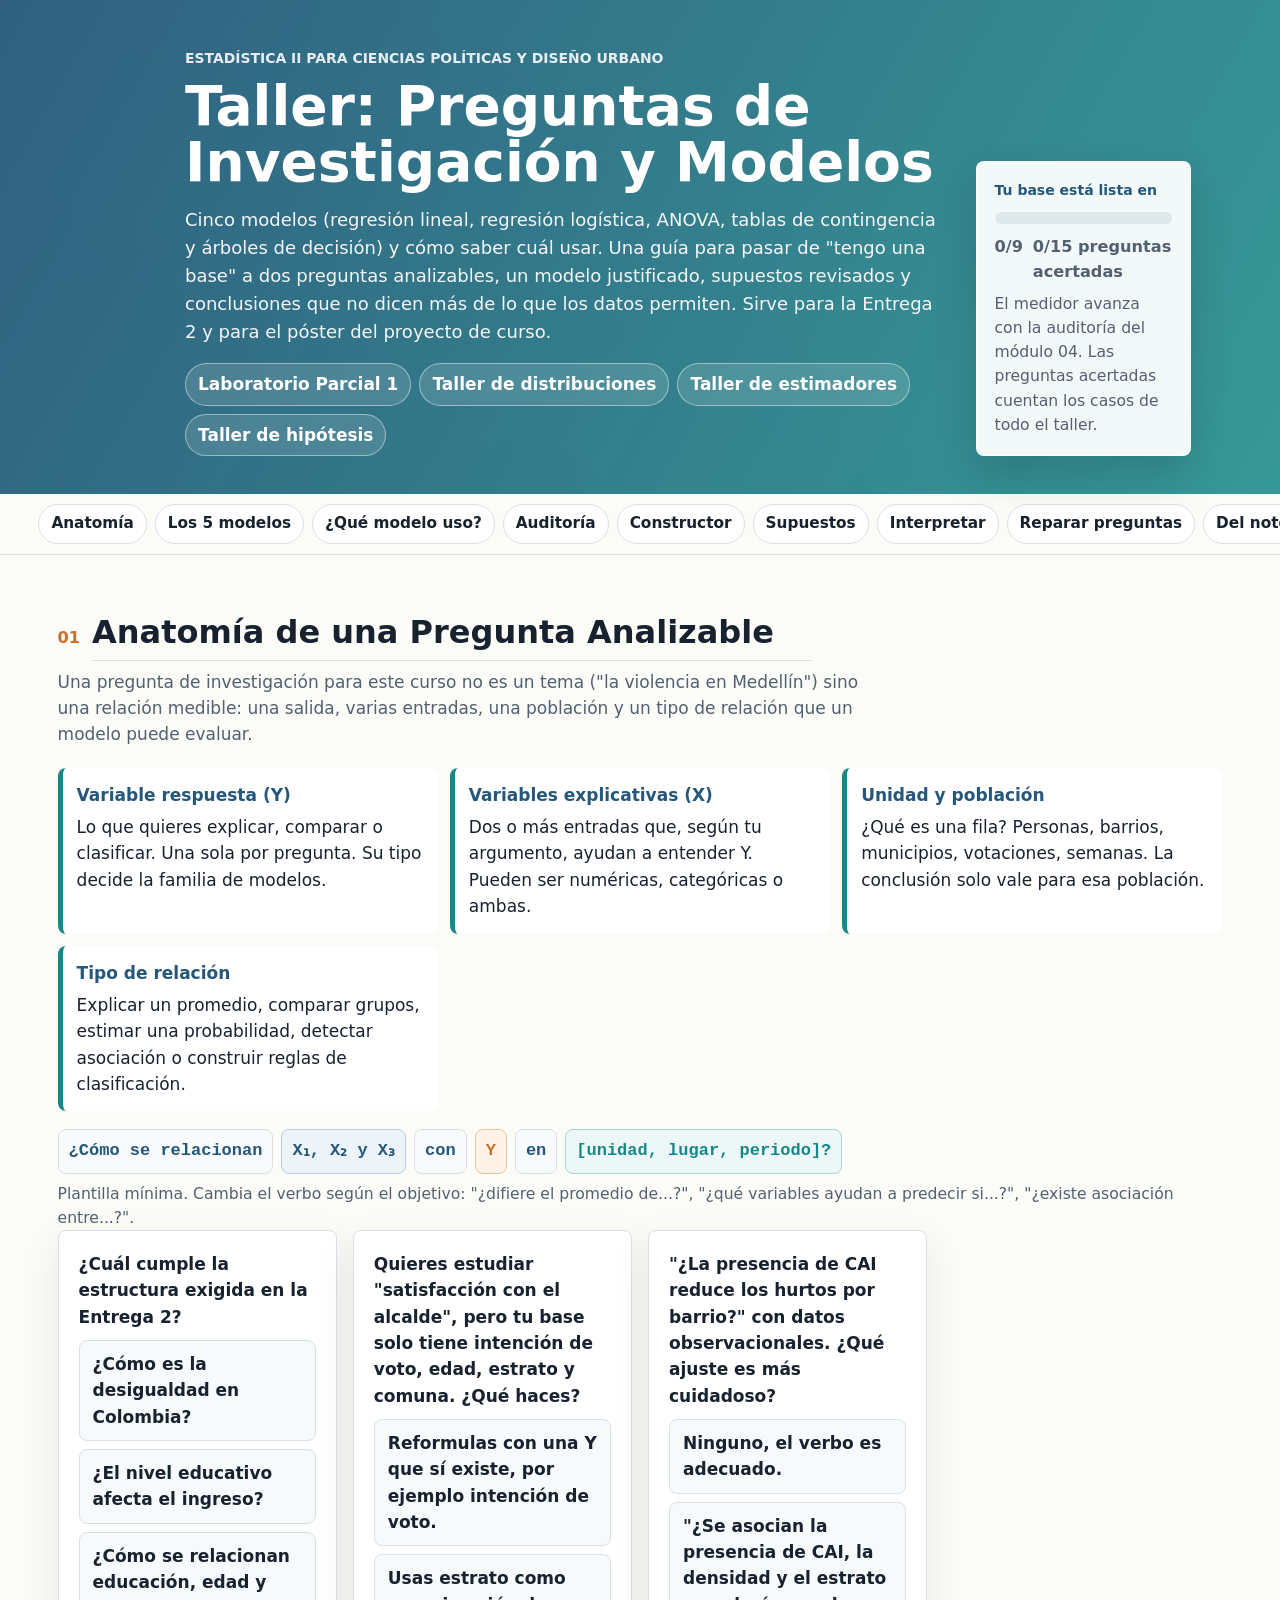
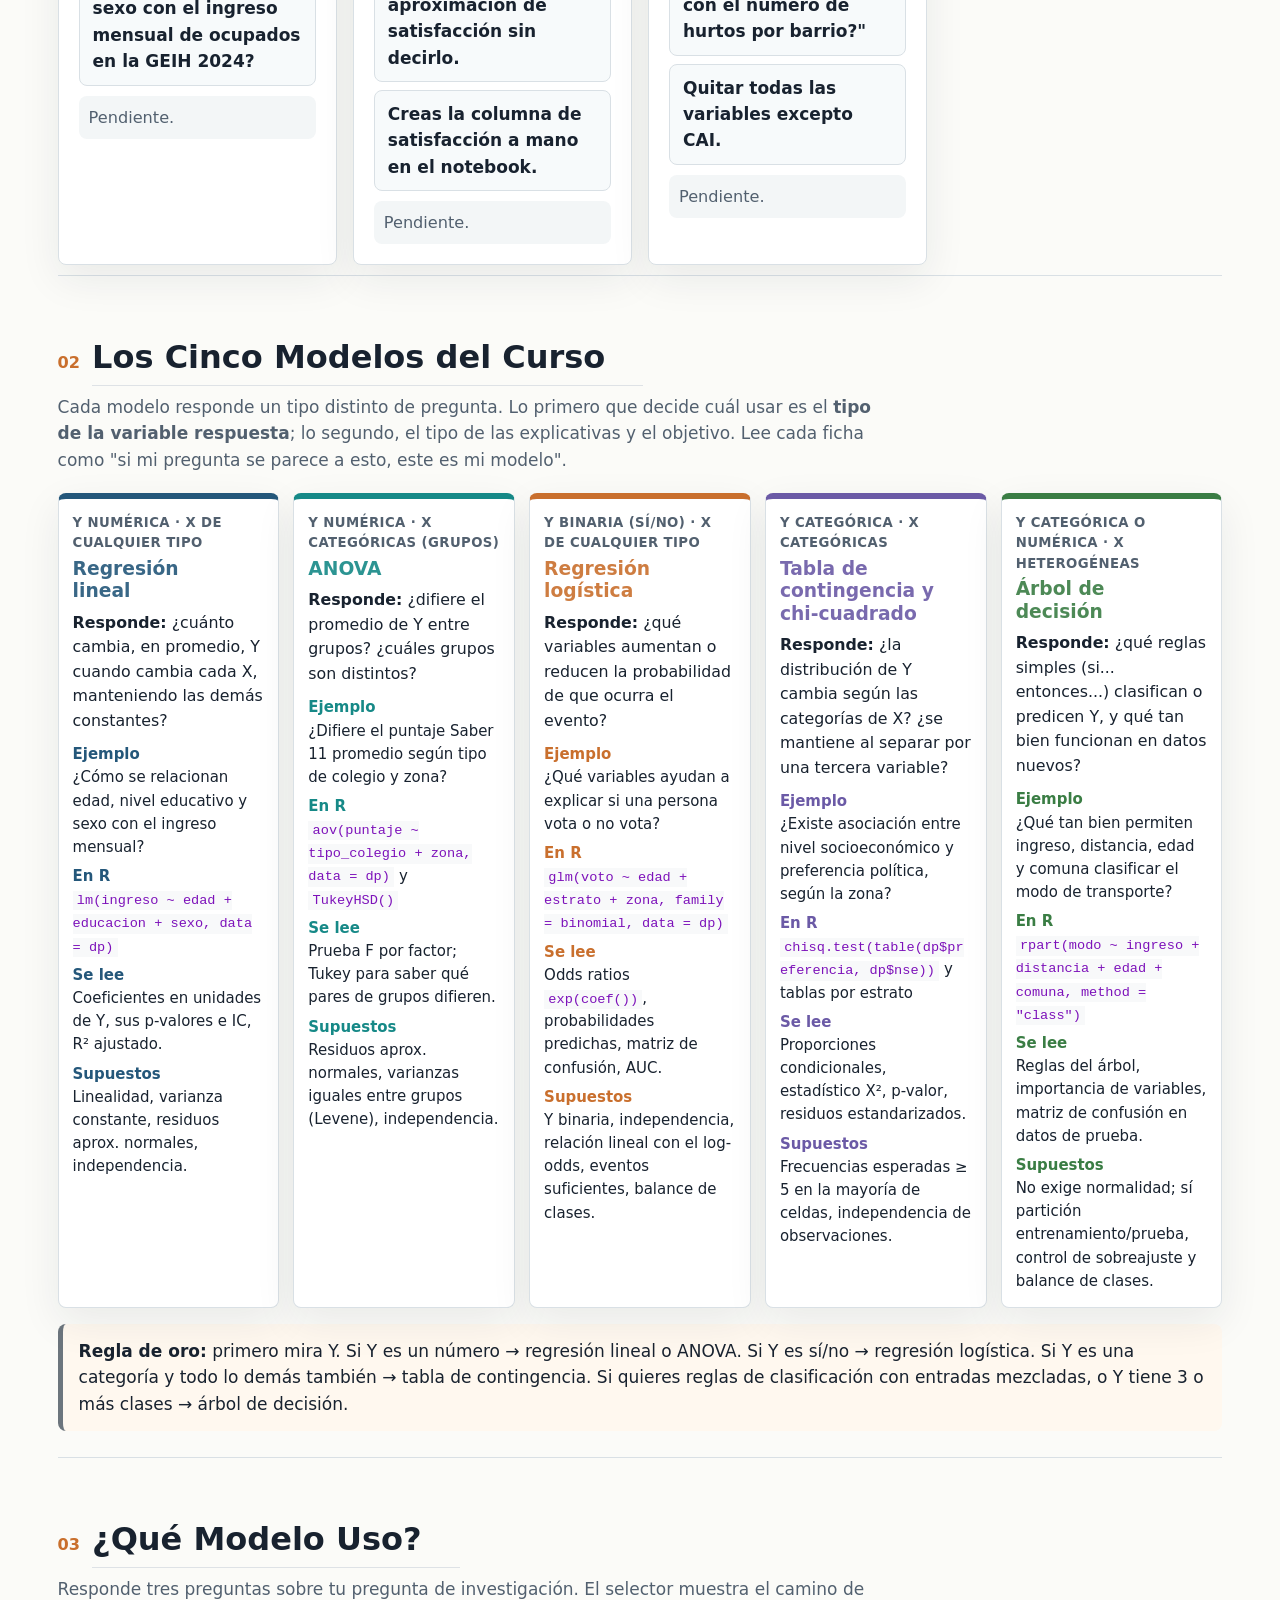
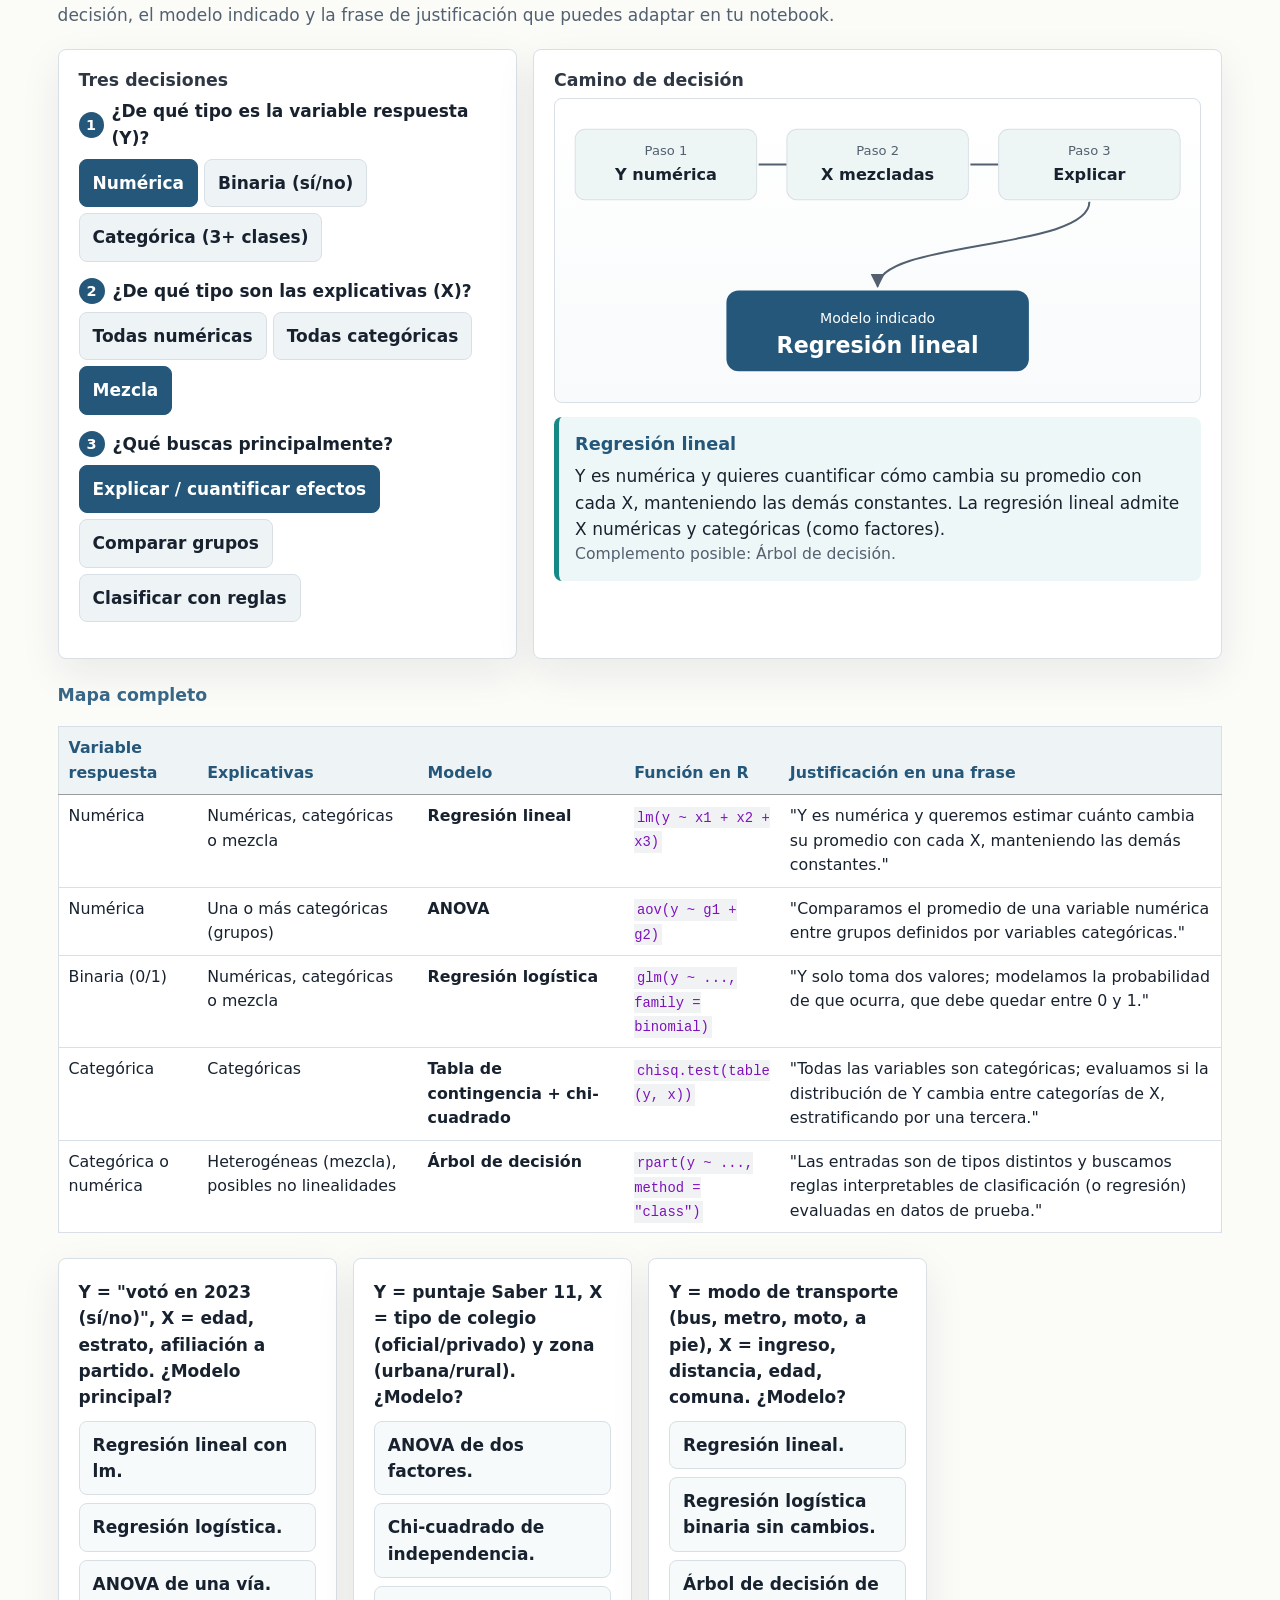
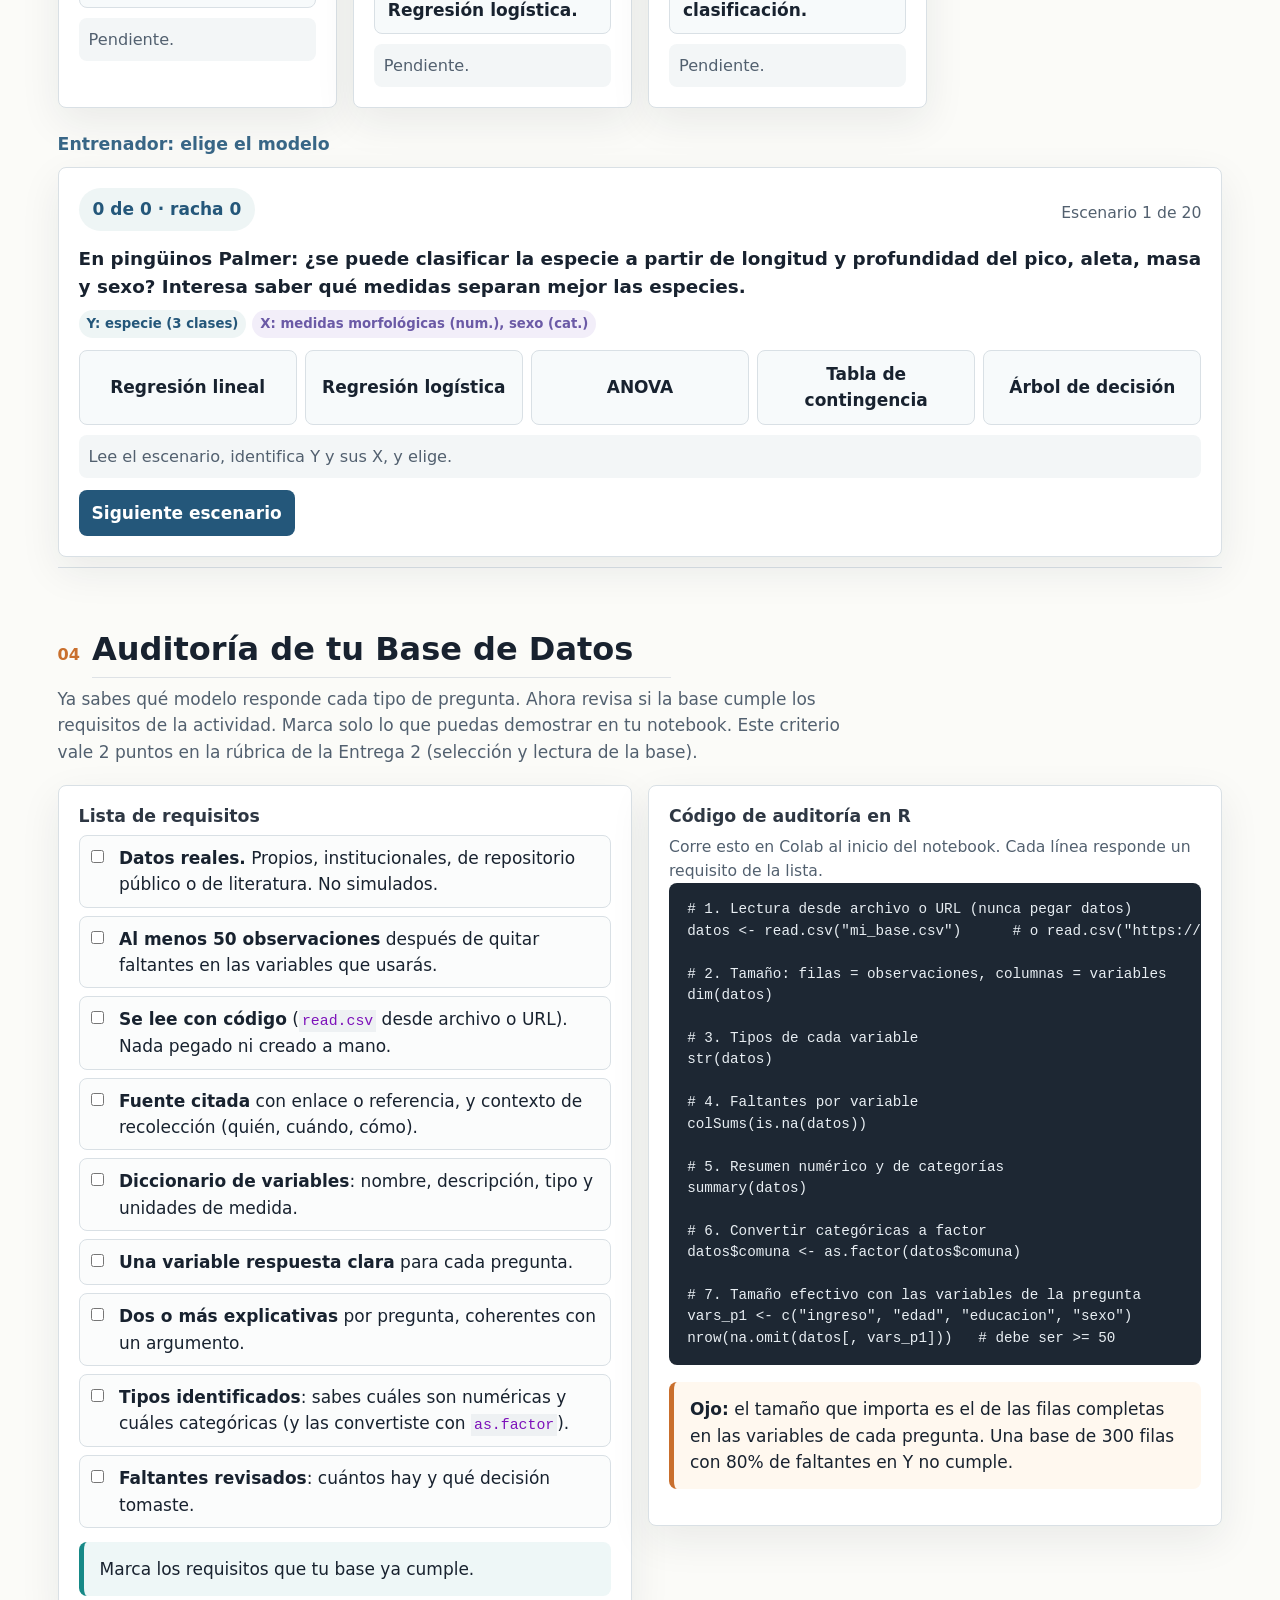
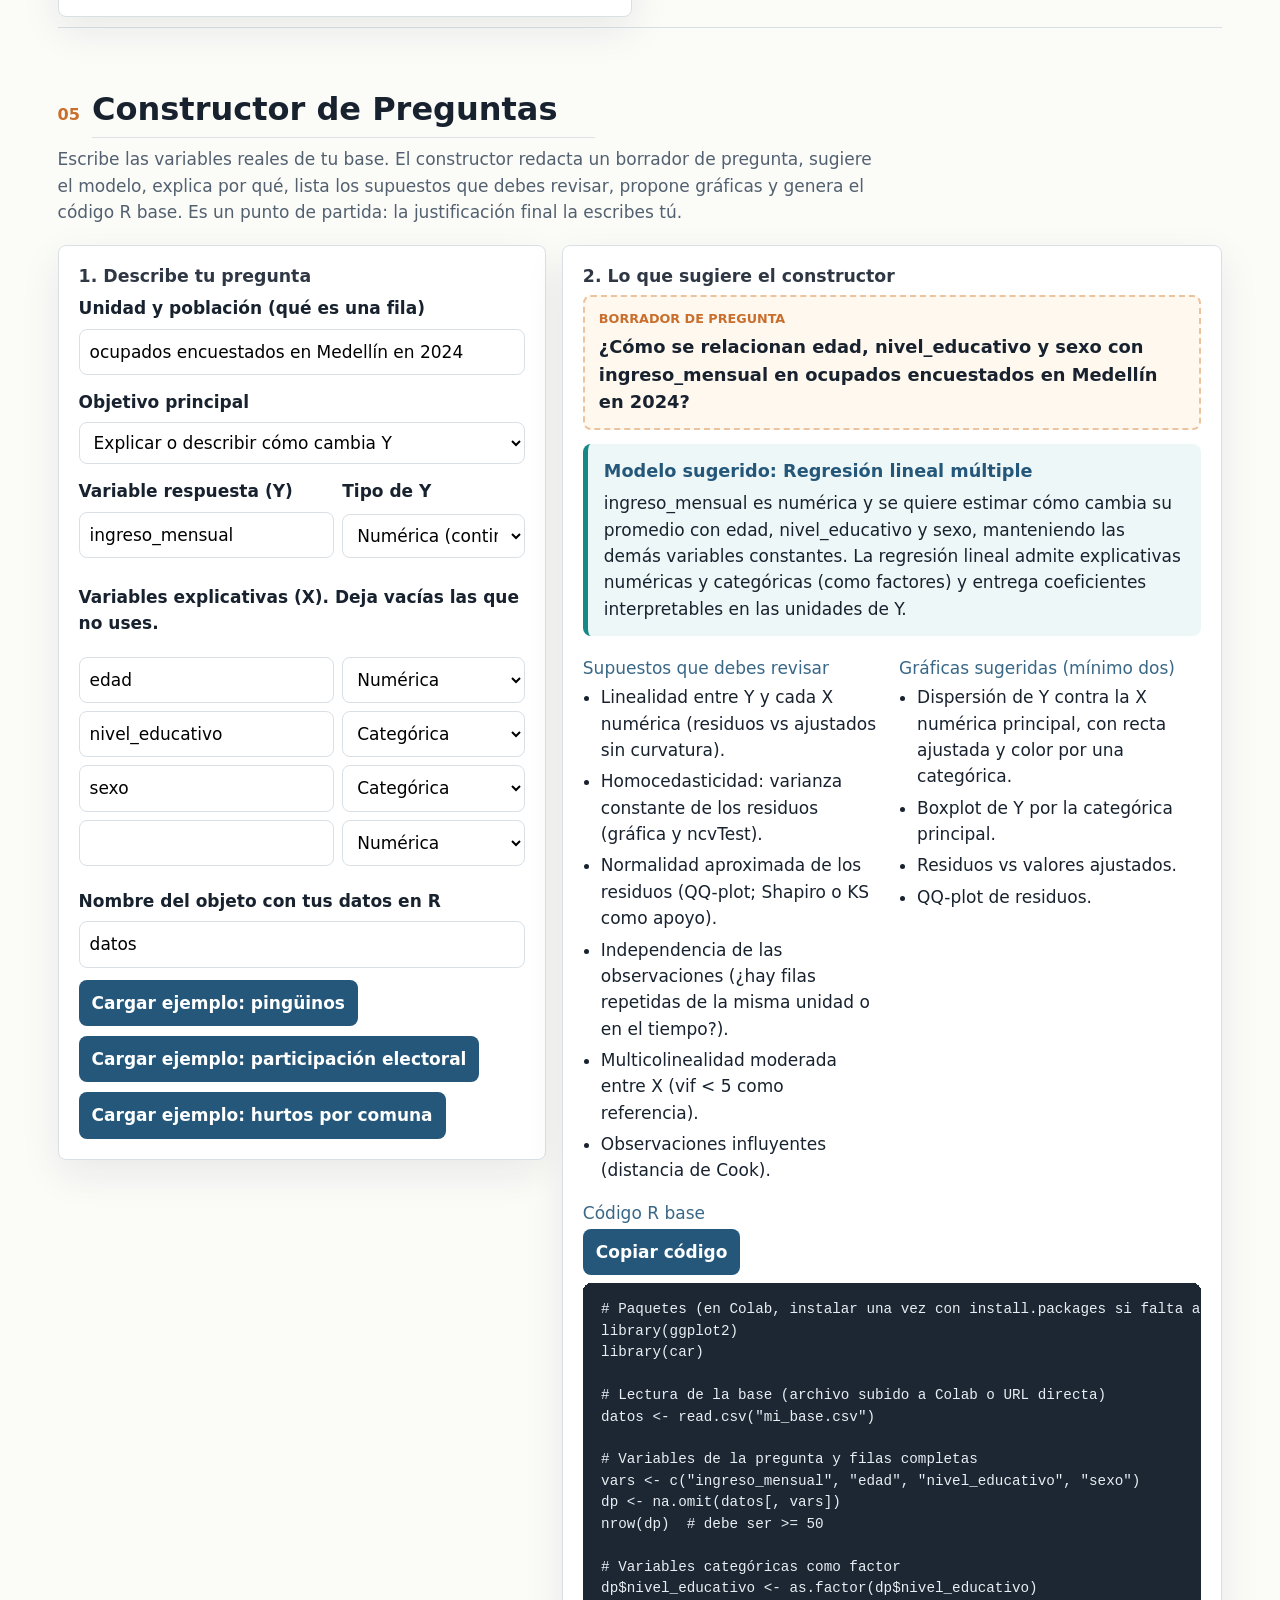
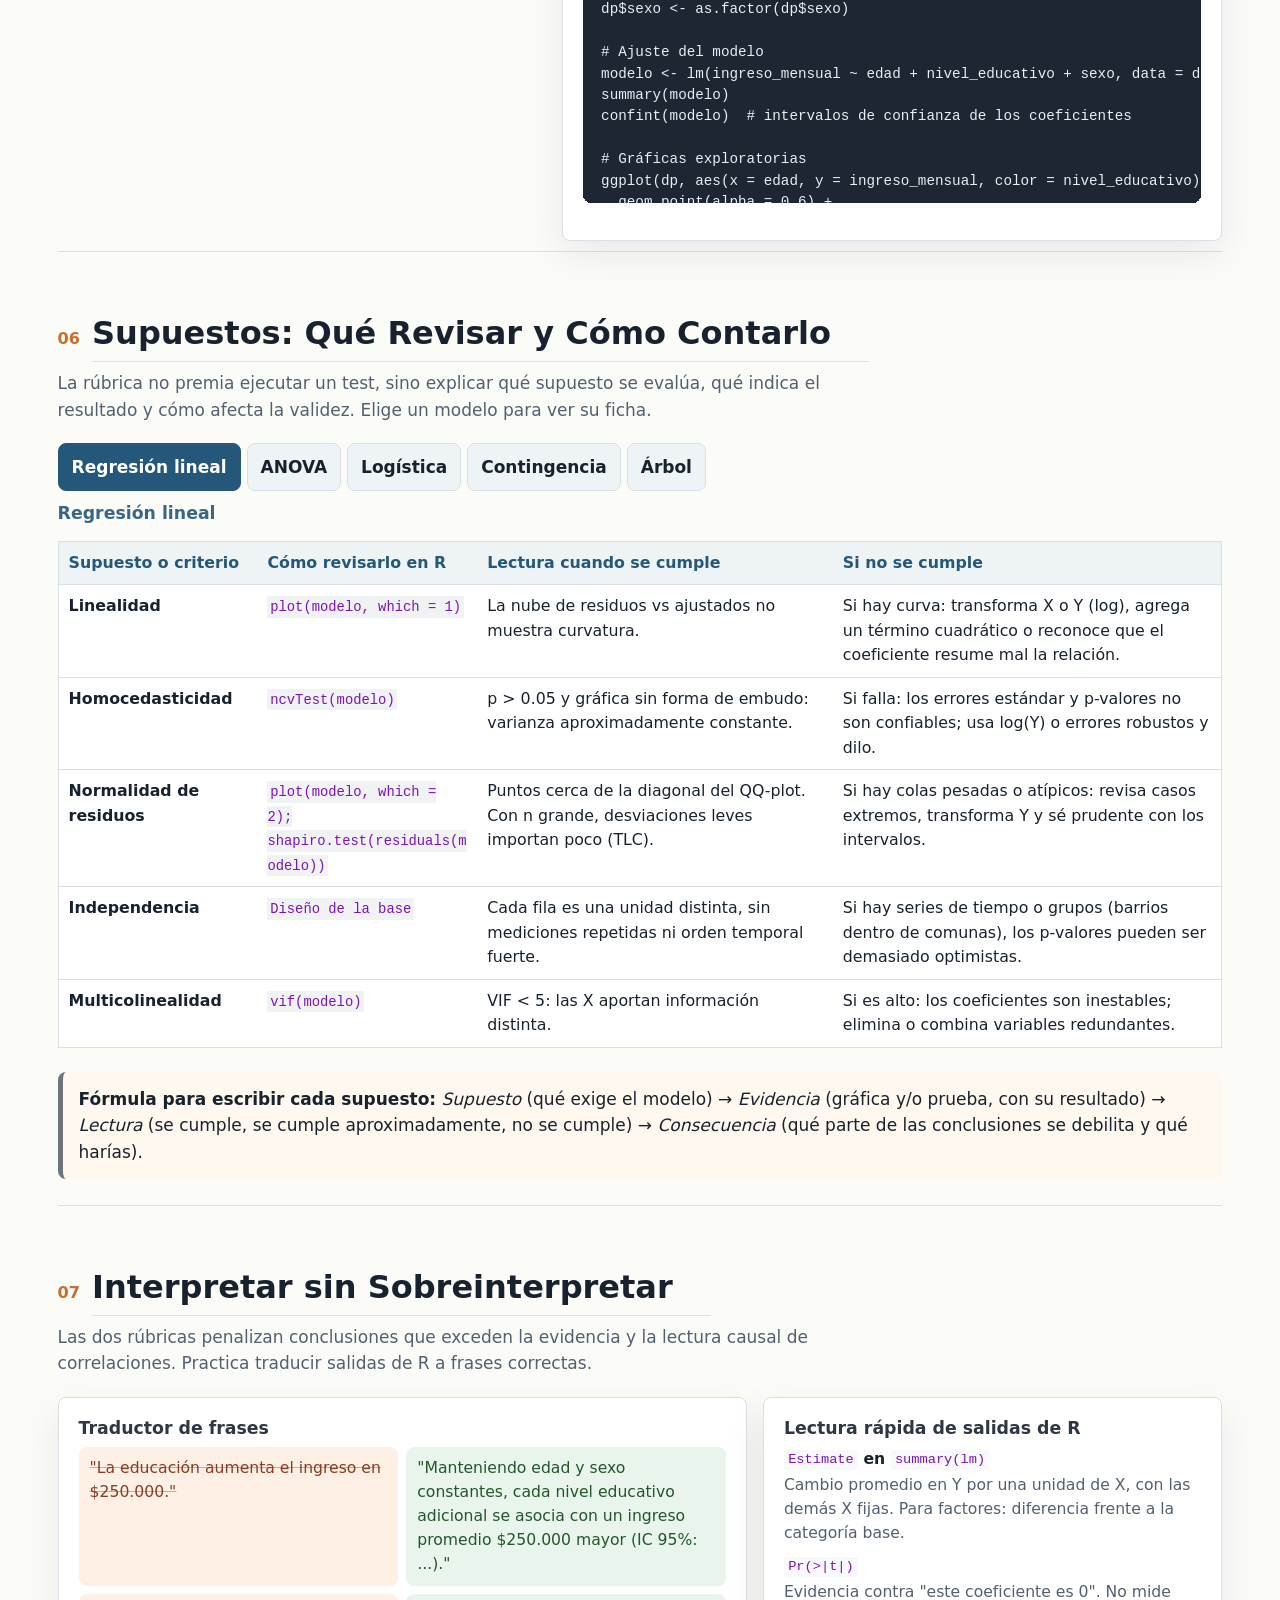
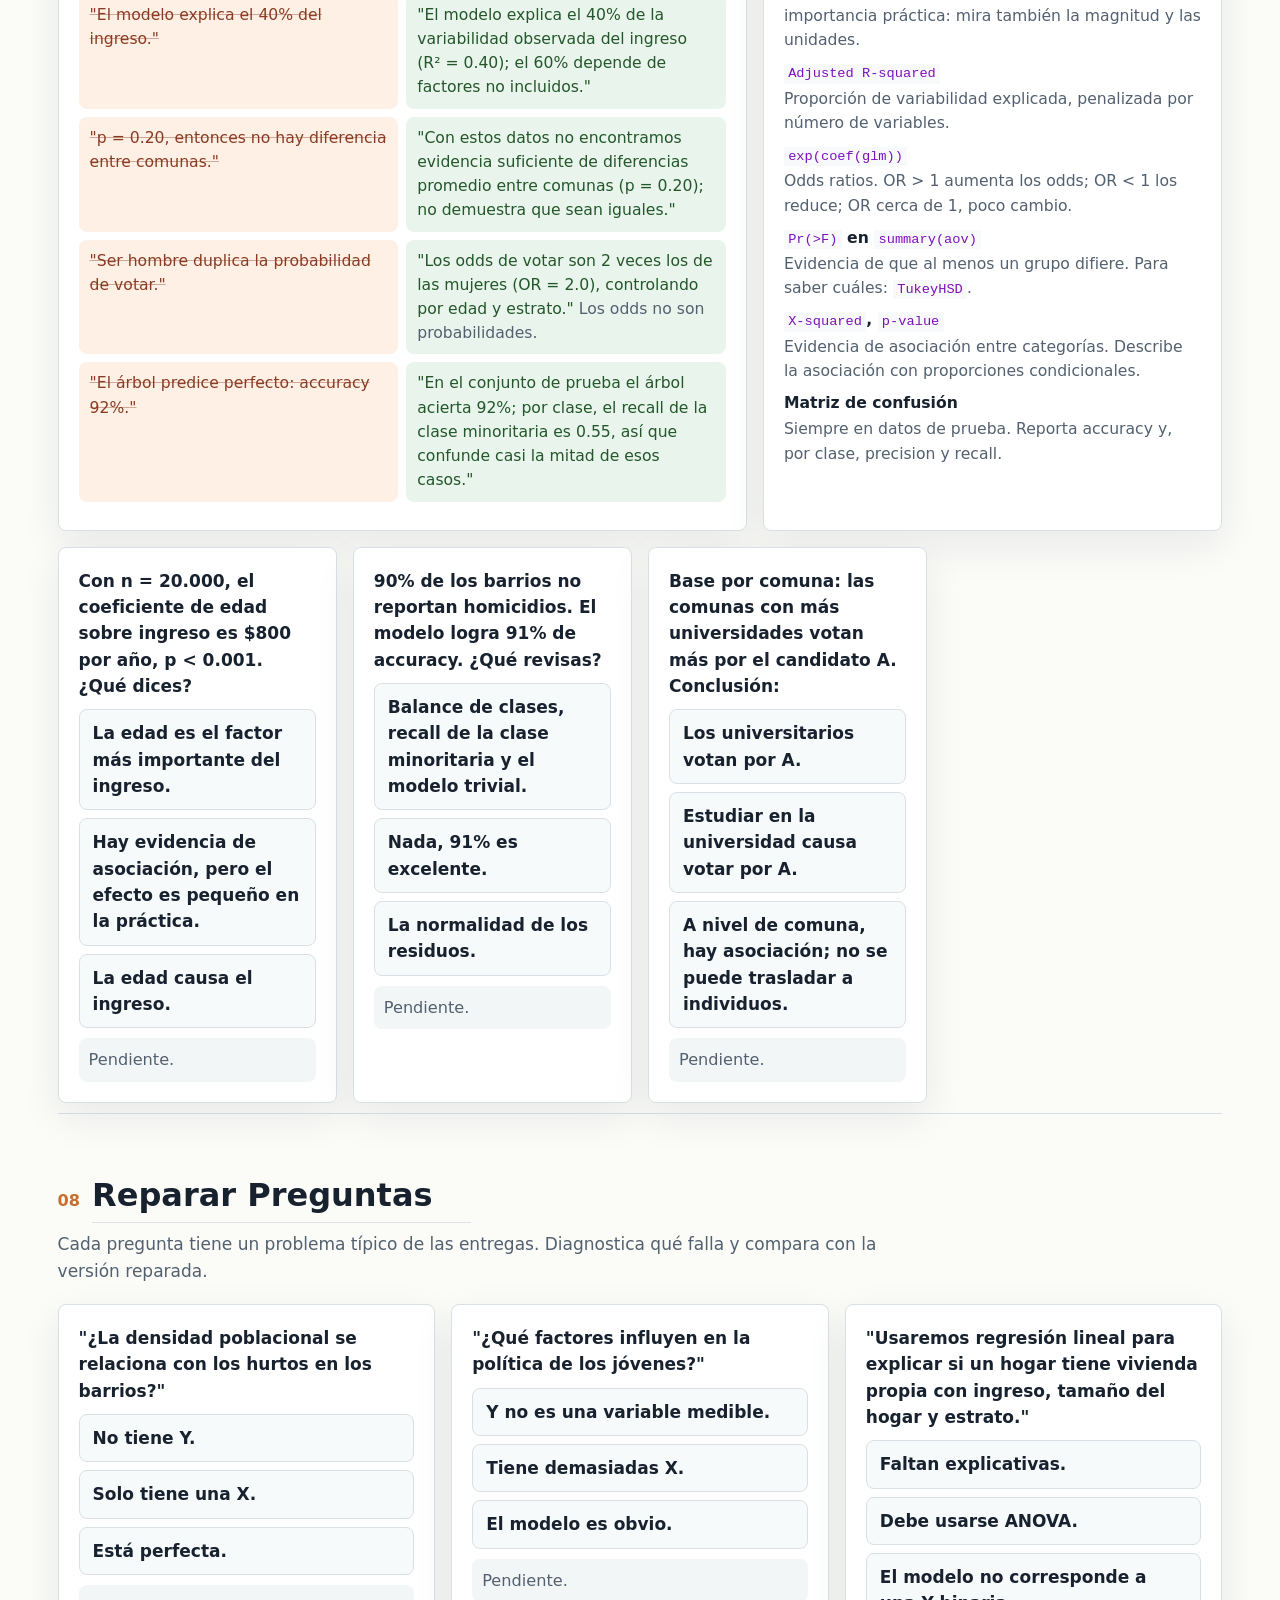
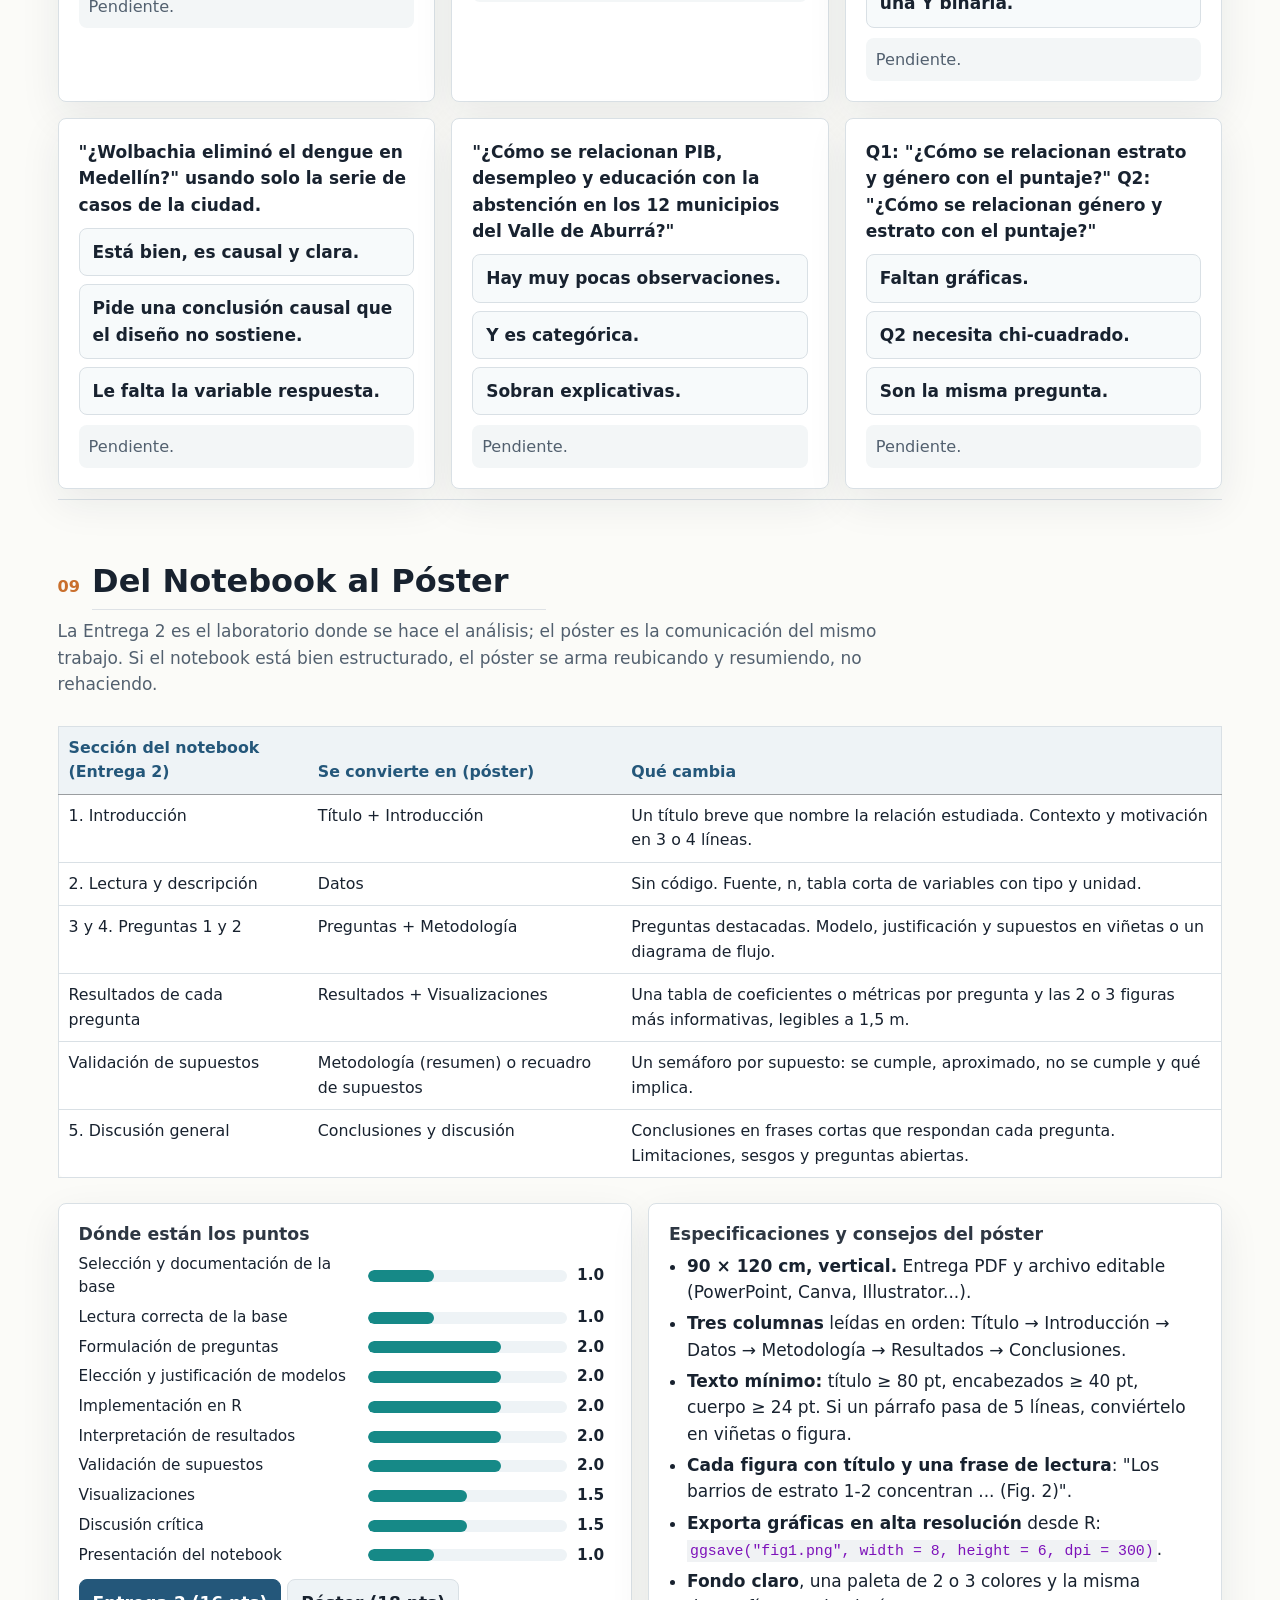
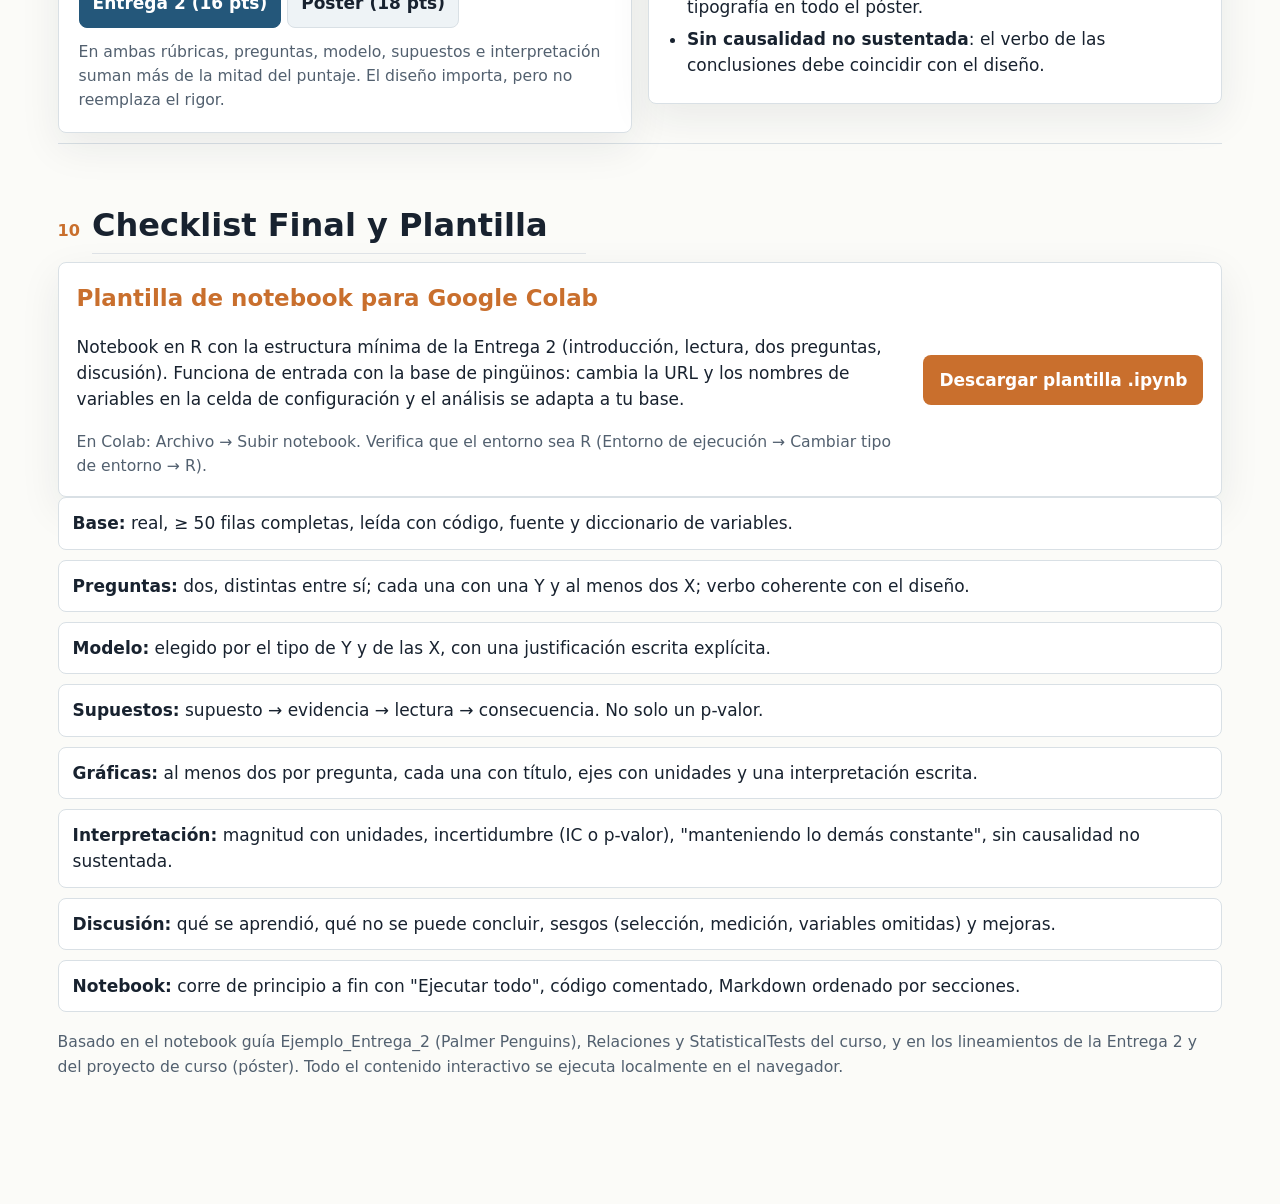
<file: docs/taller_preguntas/index.html>
<!DOCTYPE html>
<html xmlns="http://www.w3.org/1999/xhtml" lang="es" xml:lang="es"><head>

<meta charset="utf-8">
<meta name="generator" content="quarto-1.10.18">

<meta name="viewport" content="width=device-width, initial-scale=1.0, user-scalable=yes">


<title>Taller: Preguntas de Investigación y Modelos – Laboratorio Parcial 1</title>
<style>
/* Default styles provided by pandoc.
** See https://pandoc.org/MANUAL.html#variables-for-html for config info.
*/
span.smallcaps{font-variant: small-caps;}
div.columns{display: flex; gap: 1.5em;}
div.column{flex: auto;}
@media screen {
div.columns{gap: min(4vw, 1.5em);}
div.column{overflow-x: auto;}
}
div.hanging-indent{margin-left: 1.5em; text-indent: -1.5em;}
ul.task-list{list-style: none;}
ul.task-list li input[type="checkbox"] {
  width: 0.8em;
  margin: 0 0.8em 0.2em -1em; /* quarto-specific, see https://github.com/quarto-dev/quarto-cli/issues/4556 */ 
  vertical-align: middle;
}
</style>


<script src="../site_libs/quarto-nav/quarto-nav.js"></script>
<script src="../site_libs/clipboard/clipboard.min.js"></script>
<script src="../site_libs/quarto-html/quarto.js" type="module"></script>
<script src="../site_libs/quarto-html/tabsets/tabsets.js" type="module"></script>
<script src="../site_libs/quarto-html/popper.min.js"></script>
<script src="../site_libs/quarto-html/tippy.umd.min.js"></script>
<script src="../site_libs/quarto-html/anchor.min.js"></script>
<link href="../site_libs/quarto-html/tippy.css" rel="stylesheet">
<link href="../site_libs/quarto-html/quarto-syntax-highlighting-64a204ab8560d761af7679ceaba22944.css" rel="stylesheet" id="quarto-text-highlighting-styles">
<script src="../site_libs/bootstrap/bootstrap.min.js"></script>
<link href="../site_libs/bootstrap/bootstrap-icons.css" rel="stylesheet">
<link href="../site_libs/bootstrap/bootstrap-172ba59bd5e0b52282274ba0c0cc16fc.min.css" rel="stylesheet" append-hash="true" id="quarto-bootstrap" data-mode="light">
<script id="quarto-search-options" type="application/json">{
  "language": {
    "search-no-results-text": "No se han encontrado resultados",
    "search-matching-documents-text": "documentos encontrados",
    "search-copy-link-title": "Copiar el enlace en la búsqueda",
    "search-hide-matches-text": "Ocultar resultados adicionales",
    "search-more-match-text": "resultado adicional en este documento",
    "search-more-matches-text": "resultados adicionales en este documento",
    "search-clear-button-title": "Borrar",
    "search-text-placeholder": "",
    "search-detached-cancel-button-title": "Cancelar",
    "search-submit-button-title": "Enviar",
    "search-label": "Buscar"
  }
}</script>


<link rel="stylesheet" href="../styles.css">
<link rel="stylesheet" href="../workshops.css">
<link rel="stylesheet" href="../preguntas.css">
</head>

<body class="quarto-light">

<div id="quarto-search-results"></div>
<!-- content -->
<div id="quarto-content" class="quarto-container page-columns page-rows-contents page-layout-article">
<!-- sidebar -->
<!-- margin-sidebar -->
    <div id="quarto-margin-sidebar" class="sidebar margin-sidebar zindex-bottom">
        
    </div>
<!-- main -->
<main class="content page-columns page-full" id="quarto-document-content">

<header id="title-block-header" class="quarto-title-block default">
<div class="quarto-title">
<h1 class="title">Taller: Preguntas de Investigación y Modelos</h1>
</div>



<div class="quarto-title-meta">

    
  
    
  </div>
  


</header>


<div class="lab-shell page-columns page-full" id="questionsWorkshop">
  <header class="lab-header page-columns page-full">
    <div class="header-grid page-columns page-full">
      <div>
        <p class="eyebrow">Estadística II para Ciencias Políticas y Diseño Urbano</p>
        <h1>Taller: Preguntas de Investigación y Modelos</h1>
        <p class="lead">Cinco modelos (regresión lineal, regresión logística, ANOVA, tablas de contingencia y árboles de decisión) y cómo saber cuál usar. Una guía para pasar de "tengo una base" a dos preguntas analizables, un modelo justificado, supuestos revisados y conclusiones que no dicen más de lo que los datos permiten. Sirve para la Entrega 2 y para el póster del proyecto de curso.</p>
        <div class="site-links">
          <a href="../">Laboratorio Parcial 1</a>
          <a href="../taller_distribuciones/">Taller de distribuciones</a>
          <a href="../taller_estimadores/">Taller de estimadores</a>
          <a href="../taller_hipotesis/">Taller de hipótesis</a>
        </div>
      </div>
      <aside class="status-panel" aria-label="Progreso de autoevaluación">
        <p class="status-title">Tu base está lista en</p>
        <div class="meter" aria-hidden="true"><div class="meter-fill" id="auditFill"></div></div>
        <div class="score-line"><span id="auditCount">0/9</span><span id="quizCount">0 preguntas acertadas</span></div>
        <p class="mini-note">El medidor avanza con la auditoría del módulo 04. Las preguntas acertadas cuentan los casos de todo el taller.</p>
      </aside>
    </div>
  </header>

  <nav class="lab-nav" aria-label="Secciones del taller">
    <a href="#anatomia">Anatomía</a>
    <a href="#modelos">Los 5 modelos</a>
    <a href="#selector">¿Qué modelo uso?</a>
    <a href="#auditoria">Auditoría</a>
    <a href="#constructor">Constructor</a>
    <a href="#supuestos">Supuestos</a>
    <a href="#interpretar">Interpretar</a>
    <a href="#reparar">Reparar preguntas</a>
    <a href="#poster">Del notebook al póster</a>
    <a href="#cierre">Cierre</a>
  </nav>

  <main>
    <section class="module" id="anatomia">
      <div class="module-title"><span>01</span><h2 class="anchored">Anatomía de una Pregunta Analizable</h2></div>
      <p class="module-intro">Una pregunta de investigación para este curso no es un tema ("la violencia en Medellín") sino una relación medible: una salida, varias entradas, una población y un tipo de relación que un modelo puede evaluar.</p>
      <div class="concept-strip">
        <div class="concept"><strong>Variable respuesta (Y)</strong>Lo que quieres explicar, comparar o clasificar. Una sola por pregunta. Su tipo decide la familia de modelos.</div>
        <div class="concept"><strong>Variables explicativas (X)</strong>Dos o más entradas que, según tu argumento, ayudan a entender Y. Pueden ser numéricas, categóricas o ambas.</div>
        <div class="concept"><strong>Unidad y población</strong>¿Qué es una fila? Personas, barrios, municipios, votaciones, semanas. La conclusión solo vale para esa población.</div>
        <div class="concept"><strong>Tipo de relación</strong>Explicar un promedio, comparar grupos, estimar una probabilidad, detectar asociación o construir reglas de clasificación.</div>
      </div>
      <div class="formula-band">
        <span class="formula-chip">¿Cómo se relacionan</span>
        <span class="formula-chip chip-x">X₁, X₂ y X₃</span>
        <span class="formula-chip">con</span>
        <span class="formula-chip chip-y">Y</span>
        <span class="formula-chip">en</span>
        <span class="formula-chip chip-u">[unidad, lugar, periodo]?</span>
      </div>
      <p class="mini-note">Plantilla mínima. Cambia el verbo según el objetivo: "¿difiere el promedio de...?", "¿qué variables ayudan a predecir si...?", "¿existe asociación entre...?".</p>
      <div class="quiz-grid">
        <article class="quiz-card" data-q-answer="c" data-ok="Correcto: tiene una salida clara (ingreso), tres entradas y una población delimitada." data-hint="Busca la opción que tenga una sola Y, al menos dos X y una población concreta.">
          <p class="question">¿Cuál cumple la estructura exigida en la Entrega 2?</p>
          <div class="choice-grid">
            <button class="choice-button" data-choice="a">¿Cómo es la desigualdad en Colombia?</button>
            <button class="choice-button" data-choice="b">¿El nivel educativo afecta el ingreso?</button>
            <button class="choice-button" data-choice="c">¿Cómo se relacionan educación, edad y sexo con el ingreso mensual de ocupados en la GEIH 2024?</button>
          </div>
          <div class="feedback">Pendiente.</div>
        </article>
        <article class="quiz-card" data-q-answer="a" data-ok="Bien: si no hay una columna que mida la salida, la pregunta no es analizable con esa base." data-hint="Antes de pensar en el modelo, verifica que Y exista como columna en tu base.">
          <p class="question">Quieres estudiar "satisfacción con el alcalde", pero tu base solo tiene intención de voto, edad, estrato y comuna. ¿Qué haces?</p>
          <div class="choice-grid">
            <button class="choice-button" data-choice="a">Reformulas con una Y que sí existe, por ejemplo intención de voto.</button>
            <button class="choice-button" data-choice="b">Usas estrato como aproximación de satisfacción sin decirlo.</button>
            <button class="choice-button" data-choice="c">Creas la columna de satisfacción a mano en el notebook.</button>
          </div>
          <div class="feedback">Pendiente.</div>
        </article>
        <article class="quiz-card" data-q-answer="b" data-ok="Exacto: 'afecta' sugiere causalidad; con datos observacionales conviene 'se relaciona' o 'se asocia'." data-hint="Fíjate en el verbo. ¿Tu diseño asignó la variable al azar?">
          <p class="question">"¿La presencia de CAI reduce los hurtos por barrio?" con datos observacionales. ¿Qué ajuste es más cuidadoso?</p>
          <div class="choice-grid">
            <button class="choice-button" data-choice="a">Ninguno, el verbo es adecuado.</button>
            <button class="choice-button" data-choice="b">"¿Se asocian la presencia de CAI, la densidad y el estrato con el número de hurtos por barrio?"</button>
            <button class="choice-button" data-choice="c">Quitar todas las variables excepto CAI.</button>
          </div>
          <div class="feedback">Pendiente.</div>
        </article>
      </div>
    </section>

    <section class="module" id="modelos">
      <div class="module-title"><span>02</span><h2 class="anchored">Los Cinco Modelos del Curso</h2></div>
      <p class="module-intro">Cada modelo responde un tipo distinto de pregunta. Lo primero que decide cuál usar es el <b>tipo de la variable respuesta</b>; lo segundo, el tipo de las explicativas y el objetivo. Lee cada ficha como "si mi pregunta se parece a esto, este es mi modelo".</p>
      <div class="model-cards">
        <article class="model-card mc-lm">
          <p class="mc-kicker">Y numérica · X de cualquier tipo</p>
          <h3 class="anchored">Regresión lineal</h3>
          <p class="mc-asks"><b>Responde:</b> ¿cuánto cambia, en promedio, Y cuando cambia cada X, manteniendo las demás constantes?</p>
          <dl class="mc-facts">
            <dt>Ejemplo</dt><dd>¿Cómo se relacionan edad, nivel educativo y sexo con el ingreso mensual?</dd>
            <dt>En R</dt><dd><code>lm(ingreso ~ edad + educacion + sexo, data = dp)</code></dd>
            <dt>Se lee</dt><dd>Coeficientes en unidades de Y, sus p-valores e IC, R² ajustado.</dd>
            <dt>Supuestos</dt><dd>Linealidad, varianza constante, residuos aprox. normales, independencia.</dd>
          </dl>
        </article>
        <article class="model-card mc-anova">
          <p class="mc-kicker">Y numérica · X categóricas (grupos)</p>
          <h3 class="anchored">ANOVA</h3>
          <p class="mc-asks"><b>Responde:</b> ¿difiere el promedio de Y entre grupos? ¿cuáles grupos son distintos?</p>
          <dl class="mc-facts">
            <dt>Ejemplo</dt><dd>¿Difiere el puntaje Saber 11 promedio según tipo de colegio y zona?</dd>
            <dt>En R</dt><dd><code>aov(puntaje ~ tipo_colegio + zona, data = dp)</code> y <code>TukeyHSD()</code></dd>
            <dt>Se lee</dt><dd>Prueba F por factor; Tukey para saber qué pares de grupos difieren.</dd>
            <dt>Supuestos</dt><dd>Residuos aprox. normales, varianzas iguales entre grupos (Levene), independencia.</dd>
          </dl>
        </article>
        <article class="model-card mc-logit">
          <p class="mc-kicker">Y binaria (sí/no) · X de cualquier tipo</p>
          <h3 class="anchored">Regresión logística</h3>
          <p class="mc-asks"><b>Responde:</b> ¿qué variables aumentan o reducen la probabilidad de que ocurra el evento?</p>
          <dl class="mc-facts">
            <dt>Ejemplo</dt><dd>¿Qué variables ayudan a explicar si una persona vota o no vota?</dd>
            <dt>En R</dt><dd><code>glm(voto ~ edad + estrato + zona, family = binomial, data = dp)</code></dd>
            <dt>Se lee</dt><dd>Odds ratios <code>exp(coef())</code>, probabilidades predichas, matriz de confusión, AUC.</dd>
            <dt>Supuestos</dt><dd>Y binaria, independencia, relación lineal con el log-odds, eventos suficientes, balance de clases.</dd>
          </dl>
        </article>
        <article class="model-card mc-chisq">
          <p class="mc-kicker">Y categórica · X categóricas</p>
          <h3 class="anchored">Tabla de contingencia y chi-cuadrado</h3>
          <p class="mc-asks"><b>Responde:</b> ¿la distribución de Y cambia según las categorías de X? ¿se mantiene al separar por una tercera variable?</p>
          <dl class="mc-facts">
            <dt>Ejemplo</dt><dd>¿Existe asociación entre nivel socioeconómico y preferencia política, según la zona?</dd>
            <dt>En R</dt><dd><code>chisq.test(table(dp$preferencia, dp$nse))</code> y tablas por estrato</dd>
            <dt>Se lee</dt><dd>Proporciones condicionales, estadístico X², p-valor, residuos estandarizados.</dd>
            <dt>Supuestos</dt><dd>Frecuencias esperadas ≥ 5 en la mayoría de celdas, independencia de observaciones.</dd>
          </dl>
        </article>
        <article class="model-card mc-tree">
          <p class="mc-kicker">Y categórica o numérica · X heterogéneas</p>
          <h3 class="anchored">Árbol de decisión</h3>
          <p class="mc-asks"><b>Responde:</b> ¿qué reglas simples (si... entonces...) clasifican o predicen Y, y qué tan bien funcionan en datos nuevos?</p>
          <dl class="mc-facts">
            <dt>Ejemplo</dt><dd>¿Qué tan bien permiten ingreso, distancia, edad y comuna clasificar el modo de transporte?</dd>
            <dt>En R</dt><dd><code>rpart(modo ~ ingreso + distancia + edad + comuna, method = "class")</code></dd>
            <dt>Se lee</dt><dd>Reglas del árbol, importancia de variables, matriz de confusión en datos de prueba.</dd>
            <dt>Supuestos</dt><dd>No exige normalidad; sí partición entrenamiento/prueba, control de sobreajuste y balance de clases.</dd>
          </dl>
        </article>
      </div>
      <div class="callout"><b>Regla de oro:</b> primero mira Y. Si Y es un número → regresión lineal o ANOVA. Si Y es sí/no → regresión logística. Si Y es una categoría y todo lo demás también → tabla de contingencia. Si quieres reglas de clasificación con entradas mezcladas, o Y tiene 3 o más clases → árbol de decisión.</div>
    </section>

    <section class="module" id="selector">
      <div class="module-title"><span>03</span><h2 class="anchored">¿Qué Modelo Uso?</h2></div>
      <p class="module-intro">Responde tres preguntas sobre tu pregunta de investigación. El selector muestra el camino de decisión, el modelo indicado y la frase de justificación que puedes adaptar en tu notebook.</p>
      <div class="hypothesis-band">
        <article class="panel">
          <h3 class="anchored">Tres decisiones</h3>
          <div class="step-block">
            <p class="step-label"><span>1</span>¿De qué tipo es la variable respuesta (Y)?</p>
            <div class="seg" data-step="y">
              <button type="button" data-v="num" class="active">Numérica</button>
              <button type="button" data-v="bin">Binaria (sí/no)</button>
              <button type="button" data-v="multi">Categórica (3+ clases)</button>
            </div>
          </div>
          <div class="step-block">
            <p class="step-label"><span>2</span>¿De qué tipo son las explicativas (X)?</p>
            <div class="seg" data-step="x">
              <button type="button" data-v="num">Todas numéricas</button>
              <button type="button" data-v="cat">Todas categóricas</button>
              <button type="button" data-v="mix" class="active">Mezcla</button>
            </div>
          </div>
          <div class="step-block">
            <p class="step-label"><span>3</span>¿Qué buscas principalmente?</p>
            <div class="seg" data-step="g">
              <button type="button" data-v="explain" class="active">Explicar / cuantificar efectos</button>
              <button type="button" data-v="compare">Comparar grupos</button>
              <button type="button" data-v="classify">Clasificar con reglas</button>
            </div>
          </div>
        </article>
        <article class="panel">
          <h3 class="anchored">Camino de decisión</h3>
          <svg class="chart" id="decisionFlow" viewbox="0 0 640 300" role="img" aria-label="Diagrama del camino de decisión hacia el modelo"></svg>
          <div class="decision-panel" id="selectorResult">-</div>
        </article>
      </div>

      <h3 class="sub-heading anchored">Mapa completo</h3>
      <div class="table-wrap">
        
<table class="model-table caption-top table">
<thead>
<tr class="header">
<th data-quarto-table-cell-role="th">Variable respuesta</th>
<th data-quarto-table-cell-role="th">Explicativas</th>
<th data-quarto-table-cell-role="th">Modelo</th>
<th data-quarto-table-cell-role="th">Función en R</th>
<th data-quarto-table-cell-role="th">Justificación en una frase</th>
</tr>
</thead>
<tbody>
<tr class="odd">
<td>Numérica</td>
<td>Numéricas, categóricas o mezcla</td>
<td><strong>Regresión lineal</strong></td>
<td><code>lm(y ~ x1 + x2 + x3)</code></td>
<td>"Y es numérica y queremos estimar cuánto cambia su promedio con cada X, manteniendo las demás constantes."</td>
</tr>
<tr class="even">
<td>Numérica</td>
<td>Una o más categóricas (grupos)</td>
<td><strong>ANOVA</strong></td>
<td><code>aov(y ~ g1 + g2)</code></td>
<td>"Comparamos el promedio de una variable numérica entre grupos definidos por variables categóricas."</td>
</tr>
<tr class="odd">
<td>Binaria (0/1)</td>
<td>Numéricas, categóricas o mezcla</td>
<td><strong>Regresión logística</strong></td>
<td><code>glm(y ~ ..., family = binomial)</code></td>
<td>"Y solo toma dos valores; modelamos la probabilidad de que ocurra, que debe quedar entre 0 y 1."</td>
</tr>
<tr class="even">
<td>Categórica</td>
<td>Categóricas</td>
<td><strong>Tabla de contingencia + chi-cuadrado</strong></td>
<td><code>chisq.test(table(y, x))</code></td>
<td>"Todas las variables son categóricas; evaluamos si la distribución de Y cambia entre categorías de X, estratificando por una tercera."</td>
</tr>
<tr class="odd">
<td>Categórica o numérica</td>
<td>Heterogéneas (mezcla), posibles no linealidades</td>
<td><strong>Árbol de decisión</strong></td>
<td><code>rpart(y ~ ..., method = "class")</code></td>
<td>"Las entradas son de tipos distintos y buscamos reglas interpretables de clasificación (o regresión) evaluadas en datos de prueba."</td>
</tr>
</tbody>
</table>

      </div>

      <div class="quiz-grid">
        <article class="quiz-card" data-q-answer="b" data-ok="Correcto: votó/no votó es binaria; lm podría predecir probabilidades menores que 0 o mayores que 1." data-hint="Mira el tipo de Y antes que el de las X.">
          <p class="question">Y = "votó en 2023 (sí/no)", X = edad, estrato, afiliación a partido. ¿Modelo principal?</p>
          <div class="choice-grid">
            <button class="choice-button" data-choice="a">Regresión lineal con lm.</button>
            <button class="choice-button" data-choice="b">Regresión logística.</button>
            <button class="choice-button" data-choice="c">ANOVA de una vía.</button>
          </div>
          <div class="feedback">Pendiente.</div>
        </article>
        <article class="quiz-card" data-q-answer="a" data-ok="Bien: Y numérica y X categóricas definen grupos; ANOVA (o lm con factores, que es equivalente) es adecuado." data-hint="Y es numérica y las X definen grupos.">
          <p class="question">Y = puntaje Saber 11, X = tipo de colegio (oficial/privado) y zona (urbana/rural). ¿Modelo?</p>
          <div class="choice-grid">
            <button class="choice-button" data-choice="a">ANOVA de dos factores.</button>
            <button class="choice-button" data-choice="b">Chi-cuadrado de independencia.</button>
            <button class="choice-button" data-choice="c">Regresión logística.</button>
          </div>
          <div class="feedback">Pendiente.</div>
        </article>
        <article class="quiz-card" data-q-answer="c" data-ok="Exacto: con tres clases y entradas mezcladas, el árbol de clasificación es la opción del curso." data-hint="La logística del curso es binaria. ¿Qué modelo admite varias clases y entradas mezcladas?">
          <p class="question">Y = modo de transporte (bus, metro, moto, a pie), X = ingreso, distancia, edad, comuna. ¿Modelo?</p>
          <div class="choice-grid">
            <button class="choice-button" data-choice="a">Regresión lineal.</button>
            <button class="choice-button" data-choice="b">Regresión logística binaria sin cambios.</button>
            <button class="choice-button" data-choice="c">Árbol de decisión de clasificación.</button>
          </div>
          <div class="feedback">Pendiente.</div>
        </article>
      </div>

      <h3 class="sub-heading anchored">Entrenador: elige el modelo</h3>
      <article class="panel trainer">
        <div class="trainer-head">
          <span class="coverage-pill" id="trainerScore">0 de 0 · racha 0</span>
          <span class="mini-note" id="trainerProgress">Escenario 1</span>
        </div>
        <p class="trainer-scenario" id="trainerScenario">-</p>
        <div class="trainer-vars" id="trainerVars"></div>
        <div class="trainer-options" id="trainerOptions">
          <button type="button" class="choice-button" data-model="lm">Regresión lineal</button>
          <button type="button" class="choice-button" data-model="logit">Regresión logística</button>
          <button type="button" class="choice-button" data-model="anova">ANOVA</button>
          <button type="button" class="choice-button" data-model="chisq">Tabla de contingencia</button>
          <button type="button" class="choice-button" data-model="tree">Árbol de decisión</button>
        </div>
        <div class="feedback" id="trainerFeedback">Lee el escenario, identifica Y y sus X, y elige.</div>
        <div class="sim-actions"><button type="button" id="trainerNext">Siguiente escenario</button></div>
      </article>
    </section>

    <section class="module" id="auditoria">
      <div class="module-title"><span>04</span><h2 class="anchored">Auditoría de tu Base de Datos</h2></div>
      <p class="module-intro">Ya sabes qué modelo responde cada tipo de pregunta. Ahora revisa si la base cumple los requisitos de la actividad. Marca solo lo que puedas demostrar en tu notebook. Este criterio vale 2 puntos en la rúbrica de la Entrega 2 (selección y lectura de la base).</p>
      <div class="plot-pair">
        <article class="panel">
          <h3 class="anchored">Lista de requisitos</h3>
          <ul class="audit-list" id="auditList">
            <li><label><input type="checkbox" data-audit="real"> <span><b>Datos reales.</b> Propios, institucionales, de repositorio público o de literatura. No simulados.</span></label></li>
            <li><label><input type="checkbox" data-audit="n50"> <span><b>Al menos 50 observaciones</b> después de quitar faltantes en las variables que usarás.</span></label></li>
            <li><label><input type="checkbox" data-audit="code"> <span><b>Se lee con código</b> (<code>read.csv</code> desde archivo o URL). Nada pegado ni creado a mano.</span></label></li>
            <li><label><input type="checkbox" data-audit="source"> <span><b>Fuente citada</b> con enlace o referencia, y contexto de recolección (quién, cuándo, cómo).</span></label></li>
            <li><label><input type="checkbox" data-audit="dict"> <span><b>Diccionario de variables</b>: nombre, descripción, tipo y unidades de medida.</span></label></li>
            <li><label><input type="checkbox" data-audit="y"> <span><b>Una variable respuesta clara</b> para cada pregunta.</span></label></li>
            <li><label><input type="checkbox" data-audit="x"> <span><b>Dos o más explicativas</b> por pregunta, coherentes con un argumento.</span></label></li>
            <li><label><input type="checkbox" data-audit="types"> <span><b>Tipos identificados</b>: sabes cuáles son numéricas y cuáles categóricas (y las convertiste con <code>as.factor</code>).</span></label></li>
            <li><label><input type="checkbox" data-audit="na"> <span><b>Faltantes revisados</b>: cuántos hay y qué decisión tomaste.</span></label></li>
          </ul>
          <div class="decision-panel" id="auditVerdict">Marca los requisitos que tu base ya cumple.</div>
        </article>
        <article class="panel">
          <h3 class="anchored">Código de auditoría en R</h3>
          <p class="mini-note">Corre esto en Colab al inicio del notebook. Cada línea responde un requisito de la lista.</p>
<pre class="code-block"><code># 1. Lectura desde archivo o URL (nunca pegar datos)
datos &lt;- read.csv("mi_base.csv")      # o read.csv("https://...")

# 2. Tamaño: filas = observaciones, columnas = variables
dim(datos)

# 3. Tipos de cada variable
str(datos)

# 4. Faltantes por variable
colSums(is.na(datos))

# 5. Resumen numérico y de categorías
summary(datos)

# 6. Convertir categóricas a factor
datos$comuna &lt;- as.factor(datos$comuna)

# 7. Tamaño efectivo con las variables de la pregunta
vars_p1 &lt;- c("ingreso", "edad", "educacion", "sexo")
nrow(na.omit(datos[, vars_p1]))   # debe ser &gt;= 50</code></pre>
          <p class="callout"><b>Ojo:</b> el tamaño que importa es el de las filas completas en las variables de cada pregunta. Una base de 300 filas con 80% de faltantes en Y no cumple.</p>
        </article>
      </div>
    </section>

    <section class="module" id="constructor">
      <div class="module-title"><span>05</span><h2 class="anchored">Constructor de Preguntas</h2></div>
      <p class="module-intro">Escribe las variables reales de tu base. El constructor redacta un borrador de pregunta, sugiere el modelo, explica por qué, lista los supuestos que debes revisar, propone gráficas y genera el código R base. Es un punto de partida: la justificación final la escribes tú.</p>
      <div class="builder-grid">
        <article class="panel">
          <h3 class="anchored">1. Describe tu pregunta</h3>
          <div class="controls">
            <div class="control-row">
              <label for="unitInput">Unidad y población (qué es una fila)</label>
              <input type="text" id="unitInput" value="ocupados encuestados en Medellín en 2024">
            </div>
            <div class="control-row">
              <label for="goalSelect">Objetivo principal</label>
              <select id="goalSelect">
                <option value="explain">Explicar o describir cómo cambia Y</option>
                <option value="compare">Comparar Y entre grupos</option>
                <option value="associate">Detectar asociación entre categorías</option>
                <option value="classify">Clasificar o predecir Y con reglas</option>
              </select>
            </div>
            <div class="var-row">
              <div class="control-row">
                <label for="yName">Variable respuesta (Y)</label>
                <input type="text" id="yName" value="ingreso_mensual">
              </div>
              <div class="control-row">
                <label for="yType">Tipo de Y</label>
                <select id="yType">
                  <option value="num">Numérica (continua o conteo)</option>
                  <option value="bin">Categórica binaria (sí/no)</option>
                  <option value="multi">Categórica con 3 o más clases</option>
                </select>
              </div>
            </div>
            <p class="var-heading">Variables explicativas (X). Deja vacías las que no uses.</p>
            <div id="xRows">
              <div class="var-row"><input type="text" class="x-name" value="edad" aria-label="Nombre X1"><select class="x-type" aria-label="Tipo X1"><option value="num">Numérica</option><option value="cat">Categórica</option></select></div>
              <div class="var-row"><input type="text" class="x-name" value="nivel_educativo" aria-label="Nombre X2"><select class="x-type" aria-label="Tipo X2"><option value="num">Numérica</option><option value="cat" selected="">Categórica</option></select></div>
              <div class="var-row"><input type="text" class="x-name" value="sexo" aria-label="Nombre X3"><select class="x-type" aria-label="Tipo X3"><option value="num">Numérica</option><option value="cat" selected="">Categórica</option></select></div>
              <div class="var-row"><input type="text" class="x-name" value="" aria-label="Nombre X4"><select class="x-type" aria-label="Tipo X4"><option value="num">Numérica</option><option value="cat">Categórica</option></select></div>
            </div>
            <div class="control-row">
              <label for="dataName">Nombre del objeto con tus datos en R</label>
              <input type="text" id="dataName" value="datos">
            </div>
          </div>
          <div class="sim-actions">
            <button type="button" id="examplePenguins">Cargar ejemplo: pingüinos</button>
            <button type="button" id="exampleVote">Cargar ejemplo: participación electoral</button>
            <button type="button" id="exampleCrime">Cargar ejemplo: hurtos por comuna</button>
          </div>
        </article>
        <article class="panel">
          <h3 class="anchored">2. Lo que sugiere el constructor</h3>
          <div class="question-draft" id="questionDraft">-</div>
          <div id="builderAlerts"></div>
          <div class="decision-panel" id="modelRecommendation">-</div>
          <div class="two-lists">
            <div>
              <h4 class="anchored">Supuestos que debes revisar</h4>
              <ul class="tight-list" id="assumptionList"></ul>
            </div>
            <div>
              <h4 class="anchored">Gráficas sugeridas (mínimo dos)</h4>
              <ul class="tight-list" id="plotList"></ul>
            </div>
          </div>
          <h4 class="anchored">Código R base</h4>
          <div class="code-actions"><button type="button" id="copyCode">Copiar código</button><span id="copyStatus" class="mini-note"></span></div>
          <pre class="code-block" id="codeOutput"><code>-</code></pre>
        </article>
      </div>
    </section>

    <section class="module" id="supuestos">
      <div class="module-title"><span>06</span><h2 class="anchored">Supuestos: Qué Revisar y Cómo Contarlo</h2></div>
      <p class="module-intro">La rúbrica no premia ejecutar un test, sino explicar qué supuesto se evalúa, qué indica el resultado y cómo afecta la validez. Elige un modelo para ver su ficha.</p>
      <div class="tab-row" role="tablist" id="assumptionTabs">
        <button type="button" role="tab" data-model="lm" class="active">Regresión lineal</button>
        <button type="button" role="tab" data-model="anova">ANOVA</button>
        <button type="button" role="tab" data-model="logit">Logística</button>
        <button type="button" role="tab" data-model="chisq">Contingencia</button>
        <button type="button" role="tab" data-model="tree">Árbol</button>
      </div>
      <div class="assumption-card" id="assumptionCard"></div>
      <div class="callout"><b>Fórmula para escribir cada supuesto:</b> <em>Supuesto</em> (qué exige el modelo) → <em>Evidencia</em> (gráfica y/o prueba, con su resultado) → <em>Lectura</em> (se cumple, se cumple aproximadamente, no se cumple) → <em>Consecuencia</em> (qué parte de las conclusiones se debilita y qué harías).</div>
    </section>

    <section class="module" id="interpretar">
      <div class="module-title"><span>07</span><h2 class="anchored">Interpretar sin Sobreinterpretar</h2></div>
      <p class="module-intro">Las dos rúbricas penalizan conclusiones que exceden la evidencia y la lectura causal de correlaciones. Practica traducir salidas de R a frases correctas.</p>
      <div class="phrase-grid">
        <article class="panel">
          <h3 class="anchored">Traductor de frases</h3>
          <div class="phrase-pair"><p class="bad">"La educación aumenta el ingreso en $250.000."</p><p class="good">"Manteniendo edad y sexo constantes, cada nivel educativo adicional se asocia con un ingreso promedio $250.000 mayor (IC 95%: ...)."</p></div>
          <div class="phrase-pair"><p class="bad">"El modelo explica el 40% del ingreso."</p><p class="good">"El modelo explica el 40% de la variabilidad observada del ingreso (R² = 0.40); el 60% depende de factores no incluidos."</p></div>
          <div class="phrase-pair"><p class="bad">"p = 0.20, entonces no hay diferencia entre comunas."</p><p class="good">"Con estos datos no encontramos evidencia suficiente de diferencias promedio entre comunas (p = 0.20); no demuestra que sean iguales."</p></div>
          <div class="phrase-pair"><p class="bad">"Ser hombre duplica la probabilidad de votar."</p><p class="good">"Los odds de votar son 2 veces los de las mujeres (OR = 2.0), controlando por edad y estrato." <span class="mini-note">Los odds no son probabilidades.</span></p></div>
          <div class="phrase-pair"><p class="bad">"El árbol predice perfecto: accuracy 92%."</p><p class="good">"En el conjunto de prueba el árbol acierta 92%; por clase, el recall de la clase minoritaria es 0.55, así que confunde casi la mitad de esos casos."</p></div>
        </article>
        <article class="panel">
          <h3 class="anchored">Lectura rápida de salidas de R</h3>
          <dl class="readout">
            <dt><code>Estimate</code> en <code>summary(lm)</code></dt><dd>Cambio promedio en Y por una unidad de X, con las demás X fijas. Para factores: diferencia frente a la categoría base.</dd>
            <dt><code>Pr(&gt;|t|)</code></dt><dd>Evidencia contra "este coeficiente es 0". No mide importancia práctica: mira también la magnitud y las unidades.</dd>
            <dt><code>Adjusted R-squared</code></dt><dd>Proporción de variabilidad explicada, penalizada por número de variables.</dd>
            <dt><code>exp(coef(glm))</code></dt><dd>Odds ratios. OR &gt; 1 aumenta los odds; OR &lt; 1 los reduce; OR cerca de 1, poco cambio.</dd>
            <dt><code>Pr(&gt;F)</code> en <code>summary(aov)</code></dt><dd>Evidencia de que al menos un grupo difiere. Para saber cuáles: <code>TukeyHSD</code>.</dd>
            <dt><code>X-squared</code>, <code>p-value</code></dt><dd>Evidencia de asociación entre categorías. Describe la asociación con proporciones condicionales.</dd>
            <dt>Matriz de confusión</dt><dd>Siempre en datos de prueba. Reporta accuracy y, por clase, precision y recall.</dd>
          </dl>
        </article>
      </div>
      <div class="quiz-grid">
        <article class="quiz-card" data-q-answer="b" data-ok="Correcto: un p-valor pequeño indica evidencia contra β=0, pero la magnitud práctica se juzga en unidades." data-hint="Significancia estadística y relevancia práctica son preguntas distintas.">
          <p class="question">Con n = 20.000, el coeficiente de edad sobre ingreso es $800 por año, p &lt; 0.001. ¿Qué dices?</p>
          <div class="choice-grid">
            <button class="choice-button" data-choice="a">La edad es el factor más importante del ingreso.</button>
            <button class="choice-button" data-choice="b">Hay evidencia de asociación, pero el efecto es pequeño en la práctica.</button>
            <button class="choice-button" data-choice="c">La edad causa el ingreso.</button>
          </div>
          <div class="feedback">Pendiente.</div>
        </article>
        <article class="quiz-card" data-q-answer="a" data-ok="Bien: con 90% de una clase, un modelo que siempre dice 'no' ya tiene 90% de accuracy." data-hint="Compara con el modelo trivial que siempre predice la clase mayoritaria.">
          <p class="question">90% de los barrios no reportan homicidios. El modelo logra 91% de accuracy. ¿Qué revisas?</p>
          <div class="choice-grid">
            <button class="choice-button" data-choice="a">Balance de clases, recall de la clase minoritaria y el modelo trivial.</button>
            <button class="choice-button" data-choice="b">Nada, 91% es excelente.</button>
            <button class="choice-button" data-choice="c">La normalidad de los residuos.</button>
          </div>
          <div class="feedback">Pendiente.</div>
        </article>
        <article class="quiz-card" data-q-answer="c" data-ok="Exacto: los datos agregados por comuna no permiten concluir sobre individuos (falacia ecológica)." data-hint="¿Cuál es la unidad de análisis de la base?">
          <p class="question">Base por comuna: las comunas con más universidades votan más por el candidato A. Conclusión:</p>
          <div class="choice-grid">
            <button class="choice-button" data-choice="a">Los universitarios votan por A.</button>
            <button class="choice-button" data-choice="b">Estudiar en la universidad causa votar por A.</button>
            <button class="choice-button" data-choice="c">A nivel de comuna, hay asociación; no se puede trasladar a individuos.</button>
          </div>
          <div class="feedback">Pendiente.</div>
        </article>
      </div>
    </section>

    <section class="module" id="reparar">
      <div class="module-title"><span>08</span><h2 class="anchored">Reparar Preguntas</h2></div>
      <p class="module-intro">Cada pregunta tiene un problema típico de las entregas. Diagnostica qué falla y compara con la versión reparada.</p>
      <div class="case-pack">
        <article class="quiz-card" data-q-answer="b" data-ok="Correcto. Reparada: ¿Cómo se relacionan densidad poblacional, estrato predominante y área de espacio público con la tasa de hurtos por cada 1.000 habitantes en los barrios de Medellín?" data-hint="Cuenta las variables explicativas.">
          <p class="question">"¿La densidad poblacional se relaciona con los hurtos en los barrios?"</p>
          <div class="choice-grid"><button class="choice-button" data-choice="a">No tiene Y.</button><button class="choice-button" data-choice="b">Solo tiene una X.</button><button class="choice-button" data-choice="c">Está perfecta.</button></div>
          <div class="feedback">Pendiente.</div>
        </article>
        <article class="quiz-card" data-q-answer="a" data-ok="Correcto. Reparada: ¿Qué variables (edad, estrato, uso de redes sociales para informarse) ayudan a explicar si una persona confía en el Concejo (sí/no)?" data-hint="'Política' es un tema, no una variable medida.">
          <p class="question">"¿Qué factores influyen en la política de los jóvenes?"</p>
          <div class="choice-grid"><button class="choice-button" data-choice="a">Y no es una variable medible.</button><button class="choice-button" data-choice="b">Tiene demasiadas X.</button><button class="choice-button" data-choice="c">El modelo es obvio.</button></div>
          <div class="feedback">Pendiente.</div>
        </article>
        <article class="quiz-card" data-q-answer="c" data-ok="Correcto. Si Y es 'tiene o no vivienda propia', la herramienta es logística (o árbol); lm no respeta que Y sea 0/1." data-hint="Revisa el tipo de Y frente al modelo propuesto.">
          <p class="question">"Usaremos regresión lineal para explicar si un hogar tiene vivienda propia con ingreso, tamaño del hogar y estrato."</p>
          <div class="choice-grid"><button class="choice-button" data-choice="a">Faltan explicativas.</button><button class="choice-button" data-choice="b">Debe usarse ANOVA.</button><button class="choice-button" data-choice="c">El modelo no corresponde a una Y binaria.</button></div>
          <div class="feedback">Pendiente.</div>
        </article>
        <article class="quiz-card" data-q-answer="b" data-ok="Correcto. Una pregunta analizable con esa base sería sobre el número de casos semanales de dengue en función de lluvia, temperatura y año; 'efectividad de Wolbachia' requeriría grupo de comparación." data-hint="¿La base permite comparar con y sin intervención?">
          <p class="question">"¿Wolbachia eliminó el dengue en Medellín?" usando solo la serie de casos de la ciudad.</p>
          <div class="choice-grid"><button class="choice-button" data-choice="a">Está bien, es causal y clara.</button><button class="choice-button" data-choice="b">Pide una conclusión causal que el diseño no sostiene.</button><button class="choice-button" data-choice="c">Le falta la variable respuesta.</button></div>
          <div class="feedback">Pendiente.</div>
        </article>
        <article class="quiz-card" data-q-answer="a" data-ok="Correcto: 12 municipios no alcanzan el mínimo de 50 observaciones. Opción: usar datos por municipio-año o por barrio." data-hint="Revisa el requisito de tamaño.">
          <p class="question">"¿Cómo se relacionan PIB, desempleo y educación con la abstención en los 12 municipios del Valle de Aburrá?"</p>
          <div class="choice-grid"><button class="choice-button" data-choice="a">Hay muy pocas observaciones.</button><button class="choice-button" data-choice="b">Y es categórica.</button><button class="choice-button" data-choice="c">Sobran explicativas.</button></div>
          <div class="feedback">Pendiente.</div>
        </article>
        <article class="quiz-card" data-q-answer="c" data-ok="Correcto: las dos preguntas deben aportar algo distinto. Por ejemplo, Q1 explica el puntaje (lm) y Q2 clasifica si el estudiante supera 300 puntos (logística o árbol) con otras explicativas." data-hint="Compara las dos preguntas entre sí.">
          <p class="question">Q1: "¿Cómo se relacionan estrato y género con el puntaje?" Q2: "¿Cómo se relacionan género y estrato con el puntaje?"</p>
          <div class="choice-grid"><button class="choice-button" data-choice="a">Faltan gráficas.</button><button class="choice-button" data-choice="b">Q2 necesita chi-cuadrado.</button><button class="choice-button" data-choice="c">Son la misma pregunta.</button></div>
          <div class="feedback">Pendiente.</div>
        </article>
      </div>
    </section>

    <section class="module" id="poster">
      <div class="module-title"><span>09</span><h2 class="anchored">Del Notebook al Póster</h2></div>
      <p class="module-intro">La Entrega 2 es el laboratorio donde se hace el análisis; el póster es la comunicación del mismo trabajo. Si el notebook está bien estructurado, el póster se arma reubicando y resumiendo, no rehaciendo.</p>
      <div class="table-wrap">
        
<table class="model-table caption-top table">
<thead>
<tr class="header">
<th data-quarto-table-cell-role="th">Sección del notebook (Entrega 2)</th>
<th data-quarto-table-cell-role="th">Se convierte en (póster)</th>
<th data-quarto-table-cell-role="th">Qué cambia</th>
</tr>
</thead>
<tbody>
<tr class="odd">
<td>1. Introducción</td>
<td>Título + Introducción</td>
<td>Un título breve que nombre la relación estudiada. Contexto y motivación en 3 o 4 líneas.</td>
</tr>
<tr class="even">
<td>2. Lectura y descripción</td>
<td>Datos</td>
<td>Sin código. Fuente, n, tabla corta de variables con tipo y unidad.</td>
</tr>
<tr class="odd">
<td>3 y 4. Preguntas 1 y 2</td>
<td>Preguntas + Metodología</td>
<td>Preguntas destacadas. Modelo, justificación y supuestos en viñetas o un diagrama de flujo.</td>
</tr>
<tr class="even">
<td>Resultados de cada pregunta</td>
<td>Resultados + Visualizaciones</td>
<td>Una tabla de coeficientes o métricas por pregunta y las 2 o 3 figuras más informativas, legibles a 1,5 m.</td>
</tr>
<tr class="odd">
<td>Validación de supuestos</td>
<td>Metodología (resumen) o recuadro de supuestos</td>
<td>Un semáforo por supuesto: se cumple, aproximado, no se cumple y qué implica.</td>
</tr>
<tr class="even">
<td>5. Discusión general</td>
<td>Conclusiones y discusión</td>
<td>Conclusiones en frases cortas que respondan cada pregunta. Limitaciones, sesgos y preguntas abiertas.</td>
</tr>
</tbody>
</table>

      </div>
      <div class="plot-pair">
        <article class="panel">
          <h3 class="anchored">Dónde están los puntos</h3>
          <div class="rubric-bars" id="rubricBars"></div>
          <div class="tab-row compact" id="rubricTabs">
            <button type="button" data-rubric="e2" class="active">Entrega 2 (16 pts)</button>
            <button type="button" data-rubric="poster">Póster (18 pts)</button>
          </div>
          <p class="mini-note">En ambas rúbricas, preguntas, modelo, supuestos e interpretación suman más de la mitad del puntaje. El diseño importa, pero no reemplaza el rigor.</p>
        </article>
        <article class="panel">
          <h3 class="anchored">Especificaciones y consejos del póster</h3>
          <ul class="tight-list">
            <li><b>90 × 120 cm, vertical.</b> Entrega PDF y archivo editable (PowerPoint, Canva, Illustrator...).</li>
            <li><b>Tres columnas</b> leídas en orden: Título → Introducción → Datos → Metodología → Resultados → Conclusiones.</li>
            <li><b>Texto mínimo:</b> título ≥ 80 pt, encabezados ≥ 40 pt, cuerpo ≥ 24 pt. Si un párrafo pasa de 5 líneas, conviértelo en viñetas o figura.</li>
            <li><b>Cada figura con título y una frase de lectura</b>: "Los barrios de estrato 1-2 concentran ... (Fig. 2)".</li>
            <li><b>Exporta gráficas en alta resolución</b> desde R: <code>ggsave("fig1.png", width = 8, height = 6, dpi = 300)</code>.</li>
            <li><b>Fondo claro</b>, una paleta de 2 o 3 colores y la misma tipografía en todo el póster.</li>
            <li><b>Sin causalidad no sustentada</b>: el verbo de las conclusiones debe coincidir con el diseño.</li>
          </ul>
        </article>
      </div>
    </section>

    <section class="module" id="cierre">
      <div class="module-title"><span>10</span><h2 class="anchored">Checklist Final y Plantilla</h2></div>
      <div class="profile-box">
        <div>
          <p class="profile-label">Plantilla de notebook para Google Colab</p>
          <p>Notebook en R con la estructura mínima de la Entrega 2 (introducción, lectura, dos preguntas, discusión). Funciona de entrada con la base de pingüinos: cambia la URL y los nombres de variables en la celda de configuración y el análisis se adapta a tu base.</p>
          <p class="mini-note">En Colab: Archivo → Subir notebook. Verifica que el entorno sea R (Entorno de ejecución → Cambiar tipo de entorno → R).</p>
        </div>
        <a class="download-button" href="../plantilla_entrega2.ipynb" download="">Descargar plantilla .ipynb</a>
      </div>
      <ul class="checklist">
        <li><strong>Base:</strong> real, ≥ 50 filas completas, leída con código, fuente y diccionario de variables.</li>
        <li><strong>Preguntas:</strong> dos, distintas entre sí; cada una con una Y y al menos dos X; verbo coherente con el diseño.</li>
        <li><strong>Modelo:</strong> elegido por el tipo de Y y de las X, con una justificación escrita explícita.</li>
        <li><strong>Supuestos:</strong> supuesto → evidencia → lectura → consecuencia. No solo un p-valor.</li>
        <li><strong>Gráficas:</strong> al menos dos por pregunta, cada una con título, ejes con unidades y una interpretación escrita.</li>
        <li><strong>Interpretación:</strong> magnitud con unidades, incertidumbre (IC o p-valor), "manteniendo lo demás constante", sin causalidad no sustentada.</li>
        <li><strong>Discusión:</strong> qué se aprendió, qué no se puede concluir, sesgos (selección, medición, variables omitidas) y mejoras.</li>
        <li><strong>Notebook:</strong> corre de principio a fin con "Ejecutar todo", código comentado, Markdown ordenado por secciones.</li>
      </ul>
      <p class="footer-note">Basado en el notebook guía Ejemplo_Entrega_2 (Palmer Penguins), Relaciones y StatisticalTests del curso, y en los lineamientos de la Entrega 2 y del proyecto de curso (póster). Todo el contenido interactivo se ejecuta localmente en el navegador.</p>
    </section>

  </main>
</div>



</main> <!-- /main -->
<script id="quarto-html-after-body" type="application/javascript">
  window.document.addEventListener("DOMContentLoaded", function (event) {
    const icon = "";
    const anchorJS = new window.AnchorJS();
    anchorJS.options = {
      placement: 'right',
      icon: icon
    };
    anchorJS.add('.anchored');
    const isCodeAnnotation = (el) => {
      for (const clz of el.classList) {
        if (clz.startsWith('code-annotation-')) {                     
          return true;
        }
      }
      return false;
    }
    const onCopySuccess = function(e) {
      // button target
      const button = e.trigger;
      // don't keep focus
      button.blur();
      // flash "checked"
      button.classList.add('code-copy-button-checked');
      var currentTitle = button.getAttribute("title");
      button.setAttribute("title", "Copiado");
      let tooltip;
      if (window.bootstrap) {
        button.setAttribute("data-bs-toggle", "tooltip");
        button.setAttribute("data-bs-placement", "left");
        button.setAttribute("data-bs-title", "Copiado");
        tooltip = new bootstrap.Tooltip(button, 
          { trigger: "manual", 
            customClass: "code-copy-button-tooltip",
            offset: [0, -8]});
        tooltip.show();    
      }
      setTimeout(function() {
        if (tooltip) {
          tooltip.hide();
          button.removeAttribute("data-bs-title");
          button.removeAttribute("data-bs-toggle");
          button.removeAttribute("data-bs-placement");
        }
        button.setAttribute("title", currentTitle);
        button.classList.remove('code-copy-button-checked');
      }, 1000);
      // clear code selection
      e.clearSelection();
    }
    const getTextToCopy = function(trigger) {
      const outerScaffold = trigger.parentElement.cloneNode(true);
      const codeEl = outerScaffold.querySelector('code');
      for (const childEl of codeEl.children) {
        if (isCodeAnnotation(childEl)) {
          childEl.remove();
        }
      }
      return codeEl.innerText;
    }
    const clipboard = new window.ClipboardJS('.code-copy-button:not([data-in-quarto-modal])', {
      text: getTextToCopy
    });
    clipboard.on('success', onCopySuccess);
    if (window.document.getElementById('quarto-embedded-source-code-modal')) {
      const clipboardModal = new window.ClipboardJS('.code-copy-button[data-in-quarto-modal]', {
        text: getTextToCopy,
        container: window.document.getElementById('quarto-embedded-source-code-modal')
      });
      clipboardModal.on('success', onCopySuccess);
    }
      var localhostRegex = new RegExp(/^(?:http|https):\/\/localhost\:?[0-9]*\//);
      var mailtoRegex = new RegExp(/^mailto:/);
        var filterRegex = new RegExp('/' + window.location.host + '/');
      var isInternal = (href) => {
          return filterRegex.test(href) || localhostRegex.test(href) || mailtoRegex.test(href);
      }
      // Inspect non-navigation links and adorn them if external
     var links = window.document.querySelectorAll('a[href]:not(.nav-link):not(.navbar-brand):not(.toc-action):not(.sidebar-link):not(.sidebar-item-toggle):not(.pagination-link):not(.no-external):not([aria-hidden]):not(.dropdown-item):not(.quarto-navigation-tool):not(.about-link)');
      for (var i=0; i<links.length; i++) {
        const link = links[i];
        if (!isInternal(link.href)) {
          // undo the damage that might have been done by quarto-nav.js in the case of
          // links that we want to consider external
          if (link.dataset.originalHref !== undefined) {
            link.href = link.dataset.originalHref;
          }
        }
      }
    function tippyHover(el, contentFn, onTriggerFn, onUntriggerFn) {
      const config = {
        allowHTML: true,
        maxWidth: 500,
        delay: 100,
        arrow: false,
        appendTo: function(el) {
            return el.parentElement;
        },
        interactive: true,
        interactiveBorder: 10,
        theme: 'quarto',
        placement: 'bottom-start',
      };
      if (contentFn) {
        config.content = contentFn;
      }
      if (onTriggerFn) {
        config.onTrigger = onTriggerFn;
      }
      if (onUntriggerFn) {
        config.onUntrigger = onUntriggerFn;
      }
      window.tippy(el, config); 
    }
    const noterefs = window.document.querySelectorAll('a[role="doc-noteref"]');
    for (var i=0; i<noterefs.length; i++) {
      const ref = noterefs[i];
      tippyHover(ref, function() {
        // use id or data attribute instead here
        let href = ref.getAttribute('data-footnote-href') || ref.getAttribute('href');
        try { href = new URL(href).hash; } catch {}
        const id = href.replace(/^#\/?/, "");
        const note = window.document.getElementById(id);
        if (note) {
          return note.innerHTML;
        } else {
          return "";
        }
      });
    }
    const xrefs = window.document.querySelectorAll('a.quarto-xref');
    const processXRef = (id, note) => {
      // Strip column container classes
      const stripColumnClz = (el) => {
        el.classList.remove("page-full", "page-columns");
        if (el.children) {
          for (const child of el.children) {
            stripColumnClz(child);
          }
        }
      }
      stripColumnClz(note)
      if (id === null || id.startsWith('sec-')) {
        // Special case sections, only their first couple elements
        const container = document.createElement("div");
        if (note.children && note.children.length > 2) {
          container.appendChild(note.children[0].cloneNode(true));
          for (let i = 1; i < note.children.length; i++) {
            const child = note.children[i];
            if (child.tagName === "P" && child.innerText === "") {
              continue;
            } else {
              container.appendChild(child.cloneNode(true));
              break;
            }
          }
          if (window.Quarto?.typesetMath) {
            window.Quarto.typesetMath(container);
          }
          return container.innerHTML
        } else {
          if (window.Quarto?.typesetMath) {
            window.Quarto.typesetMath(note);
          }
          return note.innerHTML;
        }
      } else {
        // Remove any anchor links if they are present
        const anchorLink = note.querySelector('a.anchorjs-link');
        if (anchorLink) {
          anchorLink.remove();
        }
        if (window.Quarto?.typesetMath) {
          window.Quarto.typesetMath(note);
        }
        if (note.classList.contains("callout")) {
          return note.outerHTML;
        } else {
          return note.innerHTML;
        }
      }
    }
    for (var i=0; i<xrefs.length; i++) {
      const xref = xrefs[i];
      tippyHover(xref, undefined, function(instance) {
        instance.disable();
        let url = xref.getAttribute('href');
        let hash = undefined; 
        if (url.startsWith('#')) {
          hash = url;
        } else {
          try { hash = new URL(url).hash; } catch {}
        }
        if (hash) {
          const id = hash.replace(/^#\/?/, "");
          const note = window.document.getElementById(id);
          if (note !== null) {
            try {
              const html = processXRef(id, note.cloneNode(true));
              instance.setContent(html);
            } finally {
              instance.enable();
              instance.show();
            }
          } else {
            // See if we can fetch this
            fetch(url.split('#')[0])
            .then(res => res.text())
            .then(html => {
              const parser = new DOMParser();
              const htmlDoc = parser.parseFromString(html, "text/html");
              const note = htmlDoc.getElementById(id);
              if (note !== null) {
                const html = processXRef(id, note);
                instance.setContent(html);
              } 
            }).finally(() => {
              instance.enable();
              instance.show();
            });
          }
        } else {
          // See if we can fetch a full url (with no hash to target)
          // This is a special case and we should probably do some content thinning / targeting
          fetch(url)
          .then(res => res.text())
          .then(html => {
            const parser = new DOMParser();
            const htmlDoc = parser.parseFromString(html, "text/html");
            const note = htmlDoc.querySelector('main.content');
            if (note !== null) {
              // This should only happen for chapter cross references
              // (since there is no id in the URL)
              // remove the first header
              if (note.children.length > 0 && note.children[0].tagName === "HEADER") {
                note.children[0].remove();
              }
              const html = processXRef(null, note);
              instance.setContent(html);
            } 
          }).finally(() => {
            instance.enable();
            instance.show();
          });
        }
      }, function(instance) {
      });
    }
        let selectedAnnoteEl;
        const selectorForAnnotation = ( cell, annotation) => {
          let cellAttr = 'data-code-cell="' + cell + '"';
          let lineAttr = 'data-code-annotation="' +  annotation + '"';
          const selector = 'span[' + cellAttr + '][' + lineAttr + ']';
          return selector;
        }
        const selectCodeLines = (annoteEl) => {
          const doc = window.document;
          const targetCell = annoteEl.getAttribute("data-target-cell");
          const targetAnnotation = annoteEl.getAttribute("data-target-annotation");
          const annoteSpan = window.document.querySelector(selectorForAnnotation(targetCell, targetAnnotation));
          const lines = annoteSpan.getAttribute("data-code-lines").split(",");
          const lineIds = lines.map((line) => {
            return targetCell + "-" + line;
          })
          let top = null;
          let height = null;
          let parent = null;
          if (lineIds.length > 0) {
              //compute the position of the single el (top and bottom and make a div)
              const el = window.document.getElementById(lineIds[0]);
              top = el.offsetTop;
              height = el.offsetHeight;
              parent = el.parentElement.parentElement;
            if (lineIds.length > 1) {
              const lastEl = window.document.getElementById(lineIds[lineIds.length - 1]);
              const bottom = lastEl.offsetTop + lastEl.offsetHeight;
              height = bottom - top;
            }
            if (top !== null && height !== null && parent !== null) {
              // cook up a div (if necessary) and position it 
              let div = window.document.getElementById("code-annotation-line-highlight");
              if (div === null) {
                div = window.document.createElement("div");
                div.setAttribute("id", "code-annotation-line-highlight");
                div.style.position = 'absolute';
                parent.appendChild(div);
              }
              div.style.top = top - 2 + "px";
              div.style.height = height + 4 + "px";
              div.style.left = 0;
              let gutterDiv = window.document.getElementById("code-annotation-line-highlight-gutter");
              if (gutterDiv === null) {
                gutterDiv = window.document.createElement("div");
                gutterDiv.setAttribute("id", "code-annotation-line-highlight-gutter");
                gutterDiv.style.position = 'absolute';
                const codeCell = window.document.getElementById(targetCell);
                const gutter = codeCell.querySelector('.code-annotation-gutter');
                gutter.appendChild(gutterDiv);
              }
              gutterDiv.style.top = top - 2 + "px";
              gutterDiv.style.height = height + 4 + "px";
            }
            selectedAnnoteEl = annoteEl;
          }
        };
        const unselectCodeLines = () => {
          const elementsIds = ["code-annotation-line-highlight", "code-annotation-line-highlight-gutter"];
          elementsIds.forEach((elId) => {
            const div = window.document.getElementById(elId);
            if (div) {
              div.remove();
            }
          });
          selectedAnnoteEl = undefined;
        };
          // Handle positioning of the toggle
      window.addEventListener(
        "resize",
        throttle(() => {
          elRect = undefined;
          if (selectedAnnoteEl) {
            selectCodeLines(selectedAnnoteEl);
          }
        }, 10)
      );
      function throttle(fn, ms) {
      let throttle = false;
      let timer;
        return (...args) => {
          if(!throttle) { // first call gets through
              fn.apply(this, args);
              throttle = true;
          } else { // all the others get throttled
              if(timer) clearTimeout(timer); // cancel #2
              timer = setTimeout(() => {
                fn.apply(this, args);
                timer = throttle = false;
              }, ms);
          }
        };
      }
        // Attach click handler to the DT
        const annoteDls = window.document.querySelectorAll('dt[data-target-cell]');
        for (const annoteDlNode of annoteDls) {
          annoteDlNode.addEventListener('click', (event) => {
            const clickedEl = event.target;
            if (clickedEl !== selectedAnnoteEl) {
              unselectCodeLines();
              const activeEl = window.document.querySelector('dt[data-target-cell].code-annotation-active');
              if (activeEl) {
                activeEl.classList.remove('code-annotation-active');
              }
              selectCodeLines(clickedEl);
              clickedEl.classList.add('code-annotation-active');
            } else {
              // Unselect the line
              unselectCodeLines();
              clickedEl.classList.remove('code-annotation-active');
            }
          });
        }
    const findCites = (el) => {
      const parentEl = el.parentElement;
      if (parentEl) {
        const cites = parentEl.dataset.cites;
        if (cites) {
          return {
            el,
            cites: cites.split(' ')
          };
        } else {
          return findCites(el.parentElement)
        }
      } else {
        return undefined;
      }
    };
    var bibliorefs = window.document.querySelectorAll('a[role="doc-biblioref"]');
    for (var i=0; i<bibliorefs.length; i++) {
      const ref = bibliorefs[i];
      const citeInfo = findCites(ref);
      if (citeInfo) {
        tippyHover(citeInfo.el, function() {
          var popup = window.document.createElement('div');
          citeInfo.cites.forEach(function(cite) {
            var citeDiv = window.document.createElement('div');
            citeDiv.classList.add('hanging-indent');
            citeDiv.classList.add('csl-entry');
            var biblioDiv = window.document.getElementById('ref-' + cite);
            if (biblioDiv) {
              citeDiv.innerHTML = biblioDiv.innerHTML;
            }
            popup.appendChild(citeDiv);
          });
          return popup.innerHTML;
        });
      }
    }
  });
  </script>
</div> <!-- /content -->
<script src="../taller_preguntas.js"></script>




</body></html>
</file>
<file: docs/site_libs/quarto-html/tippy.css>
.tippy-box[data-animation=fade][data-state=hidden]{opacity:0}[data-tippy-root]{max-width:calc(100vw - 10px)}.tippy-box{position:relative;background-color:#333;color:#fff;border-radius:4px;font-size:14px;line-height:1.4;white-space:normal;outline:0;transition-property:transform,visibility,opacity}.tippy-box[data-placement^=top]>.tippy-arrow{bottom:0}.tippy-box[data-placement^=top]>.tippy-arrow:before{bottom:-7px;left:0;border-width:8px 8px 0;border-top-color:initial;transform-origin:center top}.tippy-box[data-placement^=bottom]>.tippy-arrow{top:0}.tippy-box[data-placement^=bottom]>.tippy-arrow:before{top:-7px;left:0;border-width:0 8px 8px;border-bottom-color:initial;transform-origin:center bottom}.tippy-box[data-placement^=left]>.tippy-arrow{right:0}.tippy-box[data-placement^=left]>.tippy-arrow:before{border-width:8px 0 8px 8px;border-left-color:initial;right:-7px;transform-origin:center left}.tippy-box[data-placement^=right]>.tippy-arrow{left:0}.tippy-box[data-placement^=right]>.tippy-arrow:before{left:-7px;border-width:8px 8px 8px 0;border-right-color:initial;transform-origin:center right}.tippy-box[data-inertia][data-state=visible]{transition-timing-function:cubic-bezier(.54,1.5,.38,1.11)}.tippy-arrow{width:16px;height:16px;color:#333}.tippy-arrow:before{content:"";position:absolute;border-color:transparent;border-style:solid}.tippy-content{position:relative;padding:5px 9px;z-index:1}
</file>
<file: docs/site_libs/quarto-html/quarto-syntax-highlighting-64a204ab8560d761af7679ceaba22944.css>
/* quarto syntax highlight colors */
:root {
  --quarto-hl-ot-color: #003B4F;
  --quarto-hl-at-color: #657422;
  --quarto-hl-ss-color: #20794D;
  --quarto-hl-an-color: #5E5E5E;
  --quarto-hl-fu-color: #4758AB;
  --quarto-hl-st-color: #20794D;
  --quarto-hl-cf-color: #003B4F;
  --quarto-hl-op-color: #5E5E5E;
  --quarto-hl-er-color: #AD0000;
  --quarto-hl-bn-color: #AD0000;
  --quarto-hl-al-color: #AD0000;
  --quarto-hl-va-color: #111111;
  --quarto-hl-bu-color: inherit;
  --quarto-hl-ex-color: inherit;
  --quarto-hl-pp-color: #AD0000;
  --quarto-hl-in-color: #5E5E5E;
  --quarto-hl-vs-color: #20794D;
  --quarto-hl-wa-color: #5E5E5E;
  --quarto-hl-do-color: #5E5E5E;
  --quarto-hl-im-color: #00769E;
  --quarto-hl-ch-color: #20794D;
  --quarto-hl-dt-color: #AD0000;
  --quarto-hl-fl-color: #AD0000;
  --quarto-hl-co-color: #5E5E5E;
  --quarto-hl-cv-color: #5E5E5E;
  --quarto-hl-cn-color: #8f5902;
  --quarto-hl-sc-color: #5E5E5E;
  --quarto-hl-dv-color: #AD0000;
  --quarto-hl-kw-color: #003B4F;
}

/* other quarto variables */
:root {
  --quarto-font-monospace: SFMono-Regular, Menlo, Monaco, Consolas, "Liberation Mono", "Courier New", monospace;
}

/* syntax highlight based on Pandoc's rules */
pre > code.sourceCode > span {
  color: #003B4F;
}

code.sourceCode > span {
  color: #003B4F;
}

div.sourceCode,
div.sourceCode pre.sourceCode {
  color: #003B4F;
}

/* Normal */
code span {
  color: #003B4F;
}

/* Alert */
code span.al {
  color: #AD0000;
  font-style: inherit;
}

/* Annotation */
code span.an {
  color: #5E5E5E;
  font-style: inherit;
}

/* Attribute */
code span.at {
  color: #657422;
  font-style: inherit;
}

/* BaseN */
code span.bn {
  color: #AD0000;
  font-style: inherit;
}

/* BuiltIn */
code span.bu {
  font-style: inherit;
}

/* ControlFlow */
code span.cf {
  color: #003B4F;
  font-weight: bold;
  font-style: inherit;
}

/* Char */
code span.ch {
  color: #20794D;
  font-style: inherit;
}

/* Constant */
code span.cn {
  color: #8f5902;
  font-style: inherit;
}

/* Comment */
code span.co {
  color: #5E5E5E;
  font-style: inherit;
}

/* CommentVar */
code span.cv {
  color: #5E5E5E;
  font-style: italic;
}

/* Documentation */
code span.do {
  color: #5E5E5E;
  font-style: italic;
}

/* DataType */
code span.dt {
  color: #AD0000;
  font-style: inherit;
}

/* DecVal */
code span.dv {
  color: #AD0000;
  font-style: inherit;
}

/* Error */
code span.er {
  color: #AD0000;
  font-style: inherit;
}

/* Extension */
code span.ex {
  font-style: inherit;
}

/* Float */
code span.fl {
  color: #AD0000;
  font-style: inherit;
}

/* Function */
code span.fu {
  color: #4758AB;
  font-style: inherit;
}

/* Import */
code span.im {
  color: #00769E;
  font-style: inherit;
}

/* Information */
code span.in {
  color: #5E5E5E;
  font-style: inherit;
}

/* Keyword */
code span.kw {
  color: #003B4F;
  font-weight: bold;
  font-style: inherit;
}

/* Operator */
code span.op {
  color: #5E5E5E;
  font-style: inherit;
}

/* Other */
code span.ot {
  color: #003B4F;
  font-style: inherit;
}

/* Preprocessor */
code span.pp {
  color: #AD0000;
  font-style: inherit;
}

/* SpecialChar */
code span.sc {
  color: #5E5E5E;
  font-style: inherit;
}

/* SpecialString */
code span.ss {
  color: #20794D;
  font-style: inherit;
}

/* String */
code span.st {
  color: #20794D;
  font-style: inherit;
}

/* Variable */
code span.va {
  color: #111111;
  font-style: inherit;
}

/* VerbatimString */
code span.vs {
  color: #20794D;
  font-style: inherit;
}

/* Warning */
code span.wa {
  color: #5E5E5E;
  font-style: italic;
}

.prevent-inlining {
  content: "</";
}

/*# sourceMappingURL=9d8d5bb603a83b8298b89080a598c93b.css.map */
</file>
<file: docs/styles.css>
:root {
  --ink: #18222f;
  --muted: #52606f;
  --paper: #fbfbf8;
  --surface: #ffffff;
  --line: #d9e0e5;
  --blue: #24577a;
  --teal: #168987;
  --orange: #c96f2d;
  --green: #3a7d44;
  --red: #b94747;
  --violet: #6b5aa6;
  --shadow: 0 14px 40px rgba(24, 34, 47, 0.08);
}

* {
  box-sizing: border-box;
}

html {
  scroll-behavior: smooth;
}

body {
  margin: 0;
  color: var(--ink);
  background: var(--paper);
  font-family: Inter, ui-sans-serif, system-ui, -apple-system, BlinkMacSystemFont, "Segoe UI", sans-serif;
  line-height: 1.55;
}

#quarto-content {
  display: block !important;
  padding: 0 !important;
}

#title-block-header,
#quarto-margin-sidebar,
.margin-sidebar {
  display: none !important;
}

main#quarto-document-content {
  display: block !important;
  width: 100% !important;
  max-width: none !important;
  margin: 0 !important;
  padding: 0 !important;
}

a {
  color: var(--blue);
}

.lab-shell {
  display: block !important;
  min-height: 100vh;
  width: 100%;
}

.lab-header {
  background:
    linear-gradient(120deg, rgba(36, 87, 122, 0.94), rgba(22, 137, 135, 0.86)),
    linear-gradient(45deg, rgba(201, 111, 45, 0.2), transparent 55%);
  color: white;
  padding: 48px clamp(24px, 5vw, 76px) 38px;
}

.header-grid {
  display: grid;
  grid-template-columns: minmax(0, 1.55fr) minmax(320px, 0.55fr);
  gap: 34px;
  align-items: end;
  max-width: 1500px;
  margin: 0 auto;
}

.eyebrow {
  margin: 0 0 8px;
  font-size: 0.82rem;
  font-weight: 700;
  letter-spacing: 0;
  text-transform: uppercase;
  opacity: 0.88;
}

h1 {
  margin: 0;
  max-width: 780px;
  font-size: clamp(2rem, 4.3vw, 4rem);
  line-height: 1.02;
  letter-spacing: 0;
}

.lead {
  max-width: 760px;
  margin: 16px 0 0;
  font-size: 1.06rem;
  opacity: 0.94;
}

.status-panel {
  color: var(--ink);
  background: rgba(255, 255, 255, 0.94);
  border: 1px solid rgba(255, 255, 255, 0.78);
  border-radius: 8px;
  padding: 18px;
  box-shadow: 0 18px 42px rgba(24, 34, 47, 0.18);
}

.status-title {
  margin: 0 0 10px;
  font-weight: 800;
  color: var(--blue);
}

.meter {
  height: 12px;
  background: #dfe9ec;
  border-radius: 999px;
  overflow: hidden;
}

.meter-fill {
  width: 0%;
  height: 100%;
  background: var(--orange);
  transition: width 180ms ease;
}

.score-line {
  display: flex;
  justify-content: space-between;
  gap: 10px;
  margin-top: 10px;
  font-size: 0.95rem;
  color: var(--muted);
  font-weight: 750;
}

.lab-nav {
  position: sticky;
  top: 0;
  z-index: 10;
  display: flex;
  gap: 8px;
  overflow-x: auto;
  padding: 10px clamp(12px, 3vw, 42px);
  background: rgba(251, 251, 248, 0.94);
  border-bottom: 1px solid var(--line);
  backdrop-filter: blur(10px);
}

.lab-nav a {
  flex: 0 0 auto;
  color: var(--ink);
  text-decoration: none;
  border: 1px solid var(--line);
  background: var(--surface);
  border-radius: 999px;
  padding: 7px 12px;
  font-size: 0.9rem;
  font-weight: 650;
}

.lab-nav a:focus-visible,
button:focus-visible,
input:focus-visible,
select:focus-visible {
  outline: 3px solid rgba(201, 111, 45, 0.35);
  outline-offset: 2px;
}

.lab-shell > main {
  grid-column: screen-start / screen-end !important;
  width: 100% !important;
  max-width: 1500px;
  margin: 0 auto;
  padding: 30px clamp(24px, 4.5vw, 76px) 64px;
}

.module {
  margin: 0 0 34px;
  padding: 28px 0 10px;
  border-bottom: 1px solid var(--line);
}

.module:last-child {
  border-bottom: 0;
}

.module-title {
  display: flex;
  align-items: baseline;
  gap: 12px;
  margin: 0 0 8px;
}

.module-title span {
  color: var(--orange);
  font-size: 0.95rem;
  font-weight: 800;
}

h2 {
  margin: 0;
  font-size: clamp(1.5rem, 2.5vw, 2.2rem);
  letter-spacing: 0;
}

h3 {
  margin: 0 0 8px;
  font-size: 1.02rem;
  letter-spacing: 0;
}

.module-intro {
  max-width: 820px;
  color: var(--muted);
  margin: 0 0 20px;
}

.grid {
  display: grid;
  grid-template-columns: repeat(2, minmax(0, 1fr));
  gap: 24px;
}

.grid.three {
  grid-template-columns: repeat(3, minmax(0, 1fr));
}

.panel,
.quiz-card {
  background: var(--surface);
  border: 1px solid var(--line);
  border-radius: 8px;
  box-shadow: var(--shadow);
  padding: 18px;
}

.concept-strip {
  display: grid;
  grid-template-columns: repeat(3, minmax(0, 1fr));
  gap: 12px;
  margin: 18px 0;
}

.concept {
  background: var(--surface);
  border-left: 5px solid var(--teal);
  border-radius: 8px;
  padding: 14px;
  min-height: 126px;
}

.concept strong {
  display: block;
  margin-bottom: 6px;
  color: var(--blue);
}

.quiz-grid {
  display: grid;
  grid-template-columns: repeat(4, minmax(230px, 1fr));
  gap: 16px;
}

.question {
  margin: 0 0 10px;
  font-weight: 750;
}

.options {
  display: grid;
  gap: 8px;
}

.option {
  display: grid;
  grid-template-columns: 18px 1fr;
  gap: 8px;
  align-items: start;
  padding: 9px;
  border: 1px solid var(--line);
  border-radius: 8px;
  cursor: pointer;
}

.option:hover {
  border-color: rgba(22, 137, 135, 0.58);
}

.feedback {
  min-height: 34px;
  margin-top: 10px;
  padding: 9px 10px;
  border-radius: 8px;
  color: var(--muted);
  background: #f3f6f7;
  font-size: 0.95rem;
}

.feedback.ok {
  color: #23562a;
  background: #e9f5ec;
}

.feedback.warn {
  color: #8a3b23;
  background: #fff0e5;
}

.controls {
  display: grid;
  gap: 14px;
}

.control-row {
  display: grid;
  gap: 7px;
}

.control-row label {
  display: flex;
  justify-content: space-between;
  gap: 14px;
  font-weight: 700;
}

input[type="range"] {
  width: 100%;
  accent-color: var(--teal);
}

input[type="number"],
select {
  width: 100%;
  border: 1px solid var(--line);
  border-radius: 8px;
  padding: 9px 10px;
  font: inherit;
  background: white;
}

button {
  border: 0;
  border-radius: 8px;
  padding: 10px 13px;
  background: var(--blue);
  color: white;
  font-weight: 800;
  cursor: pointer;
}

button.secondary {
  background: #e9eff2;
  color: var(--ink);
}

button:hover {
  filter: brightness(1.04);
}

.metric-row {
  display: grid;
  grid-template-columns: repeat(3, minmax(0, 1fr));
  gap: 10px;
  margin-top: 14px;
}

.metric {
  padding: 12px;
  border-radius: 8px;
  background: #f4f7f8;
  border: 1px solid var(--line);
}

.metric b {
  display: block;
  color: var(--blue);
  font-size: 0.86rem;
}

.metric span {
  display: block;
  margin-top: 4px;
  font-size: 1.15rem;
  font-weight: 850;
}

.chart {
  width: 100%;
  min-height: 300px;
  border: 1px solid var(--line);
  border-radius: 8px;
  background: linear-gradient(#ffffff, #f8fafb);
}

.bars-grid {
  display: grid;
  grid-template-columns: repeat(8, minmax(58px, 1fr));
  gap: 8px;
  align-items: end;
}

.bar-control {
  display: grid;
  gap: 5px;
  font-size: 0.82rem;
  font-weight: 700;
}

.bar-control input {
  min-width: 0;
}

.callout {
  border-left: 5px solid var(--orange);
  background: #fff8ef;
  border-radius: 8px;
  padding: 14px 16px;
  margin: 16px 0;
}

.checklist {
  display: grid;
  gap: 10px;
  margin: 0;
  padding: 0;
  list-style: none;
}

.checklist li {
  background: var(--surface);
  border: 1px solid var(--line);
  border-radius: 8px;
  padding: 12px 14px;
}

.profile-box {
  display: grid;
  grid-template-columns: minmax(0, 1fr) auto;
  gap: 16px;
  align-items: center;
  background: var(--surface);
  border: 1px solid var(--line);
  border-radius: 8px;
  box-shadow: var(--shadow);
  padding: 18px;
}

.profile-label {
  color: var(--orange);
  font-weight: 900;
  font-size: 1.35rem;
}

.footer-note {
  color: var(--muted);
  font-size: 0.92rem;
  margin-top: 18px;
}

@media (max-width: 860px) {
  .header-grid,
  .grid,
  .grid.three,
  .quiz-grid,
  .concept-strip,
  .profile-box {
    grid-template-columns: 1fr;
  }

  .metric-row {
    grid-template-columns: 1fr;
  }

  .bars-grid {
    grid-template-columns: repeat(4, minmax(58px, 1fr));
  }

  .chart {
    min-height: 250px;
  }
}

@media (min-width: 1180px) {
  .grid.visual-pair {
    grid-template-columns: minmax(360px, 0.82fr) minmax(540px, 1.18fr);
  }

  .quiz-card,
  .panel {
    padding: 20px;
  }
}

@media (max-width: 520px) {
  .module {
    padding-top: 22px;
  }

  .panel,
  .quiz-card {
    padding: 14px;
  }

  .bars-grid {
    grid-template-columns: repeat(2, minmax(58px, 1fr));
  }
}
</file>
<file: docs/workshops.css>
:root {
  --workshop-aqua: #168987;
  --workshop-blue: #24577a;
  --workshop-orange: #c96f2d;
  --workshop-purple: #6b5aa6;
}

.workshop-kicker {
  display: inline-flex;
  align-items: center;
  gap: 8px;
  margin-top: 14px;
  color: rgba(255, 255, 255, 0.92);
  font-weight: 750;
}

.site-links {
  display: flex;
  flex-wrap: wrap;
  gap: 8px;
  margin-top: 18px;
}

.site-links a {
  color: white;
  text-decoration: none;
  border: 1px solid rgba(255, 255, 255, 0.44);
  border-radius: 999px;
  padding: 7px 12px;
  font-weight: 750;
  background: rgba(255, 255, 255, 0.13);
}

.dist-gallery {
  display: grid;
  grid-template-columns: repeat(4, minmax(210px, 1fr));
  gap: 16px;
}

.dist-card {
  background: var(--surface);
  border: 1px solid var(--line);
  border-radius: 8px;
  padding: 16px;
  box-shadow: var(--shadow);
  min-height: 230px;
}

.dist-card strong {
  display: block;
  color: var(--blue);
  font-size: 1.05rem;
  margin-bottom: 6px;
}

.tag-row {
  display: flex;
  flex-wrap: wrap;
  gap: 6px;
  margin: 10px 0 12px;
}

.tag {
  display: inline-flex;
  border-radius: 999px;
  padding: 4px 8px;
  background: #eef5f5;
  color: var(--blue);
  font-size: 0.78rem;
  font-weight: 800;
}

.choice-grid {
  display: grid;
  grid-template-columns: repeat(3, minmax(0, 1fr));
  gap: 10px;
}

.choice-button {
  border: 1px solid var(--line);
  background: #f7fafb;
  color: var(--ink);
  text-align: left;
  min-height: 72px;
}

.choice-button.selected-ok {
  border-color: #65a86f;
  background: #e9f5ec;
}

.choice-button.selected-warn {
  border-color: #d4915a;
  background: #fff0e5;
}

.parameter-grid {
  display: grid;
  grid-template-columns: repeat(2, minmax(0, 1fr));
  gap: 12px;
}

.plot-pair {
  display: grid;
  grid-template-columns: minmax(390px, 1fr) minmax(390px, 1fr);
  gap: 16px;
  align-items: start;
}

.wide-chart {
  min-height: 360px;
}

.mini-note {
  color: var(--muted);
  font-size: 0.92rem;
  margin: 8px 0 0;
}

.formula-chip {
  display: inline-flex;
  align-items: center;
  border: 1px solid var(--line);
  border-radius: 8px;
  padding: 8px 10px;
  background: #f8fafb;
  color: var(--blue);
  font-family: ui-monospace, SFMono-Regular, Consolas, "Liberation Mono", monospace;
  font-weight: 800;
}

.sim-actions {
  display: flex;
  flex-wrap: wrap;
  gap: 10px;
  margin-top: 12px;
}

.coverage-pill {
  display: inline-flex;
  align-items: center;
  min-height: 40px;
  border-radius: 999px;
  padding: 8px 14px;
  background: #eef5f5;
  color: var(--blue);
  font-weight: 850;
}

.hypothesis-band {
  display: grid;
  grid-template-columns: minmax(0, 0.8fr) minmax(0, 1.2fr);
  gap: 16px;
}

.test-selector-grid {
  display: grid;
  grid-template-columns: repeat(2, minmax(0, 1fr));
  gap: 12px;
}

.decision-panel {
  margin-top: 14px;
  border-left: 5px solid var(--workshop-aqua);
  border-radius: 8px;
  background: #eef7f7;
  color: var(--ink);
  padding: 14px 16px;
}

.decision-panel strong {
  display: block;
  color: var(--workshop-blue);
  font-size: 1.04rem;
  margin-bottom: 5px;
}

.decision-panel p {
  margin: 0;
}

.table-input-grid {
  display: grid;
  grid-template-columns: 90px repeat(2, minmax(92px, 1fr));
  gap: 8px;
  align-items: center;
}

.table-input-grid strong {
  color: var(--workshop-blue);
  font-size: 0.9rem;
}

.case-pack {
  display: grid;
  grid-template-columns: repeat(3, minmax(260px, 1fr));
  gap: 16px;
}

.target-grid {
  display: grid;
  grid-template-columns: repeat(4, minmax(0, 1fr));
  gap: 14px;
}

.target-card {
  background: white;
  border: 1px solid var(--line);
  border-radius: 8px;
  padding: 12px;
  text-align: center;
}

.target-card svg {
  width: 100%;
  height: auto;
}

.target-card strong {
  color: var(--blue);
}

@media (max-width: 980px) {
  .dist-gallery,
  .choice-grid,
  .plot-pair,
  .hypothesis-band,
  .target-grid,
  .case-pack {
    grid-template-columns: 1fr;
  }
}

@media (max-width: 640px) {
  .parameter-grid,
  .test-selector-grid {
    grid-template-columns: 1fr;
  }

  .table-input-grid {
    grid-template-columns: 72px repeat(2, minmax(76px, 1fr));
  }
}
</file>
<file: docs/preguntas.css>
/* Taller: De la base de datos a la pregunta de investigación */

input[type="text"] {
  width: 100%;
  border: 1px solid var(--line);
  border-radius: 8px;
  padding: 9px 10px;
  font: inherit;
  background: white;
}

.formula-band {
  display: flex;
  flex-wrap: wrap;
  gap: 8px;
  align-items: center;
  margin: 18px 0 4px;
}

.formula-chip.chip-x { background: #eef3f8; border-color: #b9cde0; }
.formula-chip.chip-y { background: #fff3e8; border-color: #ecc39f; color: var(--orange); }
.formula-chip.chip-u { background: #eef7f7; border-color: #a9d4d3; color: var(--teal); }

.sub-heading {
  margin: 26px 0 12px;
  color: var(--blue);
}

/* Fichas de los cinco modelos */
.model-cards {
  display: grid;
  grid-template-columns: repeat(5, minmax(0, 1fr));
  gap: 14px;
}

.model-card {
  background: var(--surface);
  border: 1px solid var(--line);
  border-top: 6px solid var(--mc, var(--blue));
  border-radius: 8px;
  padding: 14px;
  box-shadow: var(--shadow);
}

.model-card h3 { margin: 4px 0 8px; color: var(--mc, var(--blue)); font-size: 1.1rem; }
.mc-lm { --mc: #24577a; }
.mc-anova { --mc: #168987; }
.mc-logit { --mc: #c96f2d; }
.mc-chisq { --mc: #6b5aa6; }
.mc-tree { --mc: #3a7d44; }

.mc-kicker {
  margin: 0;
  font-size: 0.78rem;
  font-weight: 800;
  text-transform: uppercase;
  letter-spacing: 0.03em;
  color: var(--muted);
}

.mc-asks { font-size: 0.93rem; margin: 0 0 10px; }

.mc-facts { margin: 0; font-size: 0.88rem; }
.mc-facts dt { font-weight: 800; color: var(--mc, var(--blue)); margin-top: 6px; }
.mc-facts dd { margin: 0; }
.mc-facts code { font-size: 0.8rem; word-break: break-word; }

/* Selector paso a paso */
.step-block { margin-bottom: 16px; }

.step-label {
  display: flex;
  align-items: center;
  gap: 8px;
  font-weight: 800;
  margin: 0 0 8px;
}

.step-label span {
  display: inline-grid;
  place-items: center;
  width: 26px;
  height: 26px;
  border-radius: 50%;
  background: var(--blue);
  color: white;
  font-size: 0.85rem;
}

.seg,
.tab-row {
  display: flex;
  flex-wrap: wrap;
  gap: 6px;
}

.seg button,
.tab-row button {
  background: #eef3f6;
  color: var(--ink);
  border: 1px solid var(--line);
  font-weight: 700;
}

.seg button.active,
.tab-row button.active {
  background: var(--blue);
  color: white;
  border-color: var(--blue);
}

.tab-row { margin-bottom: 12px; }
.tab-row.compact { margin-top: 12px; }

#decisionFlow { width: 100%; height: auto; min-height: 0; }

/* Entrenador */
.trainer-head {
  display: flex;
  justify-content: space-between;
  align-items: center;
  gap: 10px;
  flex-wrap: wrap;
}

.trainer-scenario {
  font-size: 1.08rem;
  font-weight: 650;
  margin: 14px 0 8px;
}

.trainer-vars {
  display: flex;
  flex-wrap: wrap;
  gap: 6px;
  margin-bottom: 12px;
}

.tag.tag-x { background: #f2eef9; color: var(--violet); }

.trainer-options {
  display: grid;
  grid-template-columns: repeat(5, minmax(0, 1fr));
  gap: 8px;
}

.trainer-options .choice-button { min-height: 52px; text-align: center; }

/* Auditoría */
.audit-list {
  list-style: none;
  margin: 0;
  padding: 0;
  display: grid;
  gap: 8px;
}

.audit-list label {
  display: flex;
  gap: 10px;
  align-items: flex-start;
  border: 1px solid var(--line);
  border-radius: 8px;
  padding: 9px 11px;
  cursor: pointer;
  background: #fbfcfc;
}

.audit-list input { margin-top: 5px; accent-color: var(--teal); }

/* Código */
.code-block {
  background: #1d2733;
  color: #e8eef3;
  border-radius: 8px;
  padding: 14px;
  overflow-x: auto;
  font-size: 0.84rem;
  line-height: 1.5;
  max-height: 520px;
}

.code-block code { color: inherit; background: none; white-space: pre; }

.code-actions {
  display: flex;
  align-items: center;
  gap: 10px;
  margin-bottom: 8px;
}

/* Constructor */
.builder-grid {
  display: grid;
  grid-template-columns: minmax(0, 0.85fr) minmax(0, 1.15fr);
  gap: 16px;
  align-items: start;
}

.var-row {
  display: grid;
  grid-template-columns: minmax(0, 1.4fr) minmax(0, 1fr);
  gap: 8px;
  margin-bottom: 8px;
}

.var-heading { font-weight: 700; margin: 4px 0 6px; }

.question-draft {
  border: 2px dashed #ecc39f;
  background: #fff8ef;
  border-radius: 8px;
  padding: 12px 14px;
  font-size: 1.05rem;
  font-weight: 650;
}

.draft-label {
  display: block;
  font-size: 0.75rem;
  font-weight: 800;
  text-transform: uppercase;
  color: var(--orange);
  margin-bottom: 4px;
}

.builder-alert {
  margin: 10px 0 0;
  padding: 8px 11px;
  border-radius: 8px;
  background: #fff0e5;
  color: #8a3b23;
  font-size: 0.92rem;
}

.two-lists {
  display: grid;
  grid-template-columns: repeat(2, minmax(0, 1fr));
  gap: 14px;
  margin-top: 8px;
}

.two-lists h4,
#constructor h4 { margin: 14px 0 6px; color: var(--blue); font-size: 1rem; }

.tight-list { margin: 0; padding-left: 18px; }
.tight-list li { margin-bottom: 5px; }

/* Tablas */
.table-wrap { overflow-x: auto; margin-bottom: 16px; }

.model-table {
  width: 100%;
  border-collapse: collapse;
  background: var(--surface);
  border: 1px solid var(--line);
  border-radius: 8px;
  font-size: 0.93rem;
}

.model-table th {
  background: #eef3f6;
  color: var(--blue);
  text-align: left;
  padding: 9px 10px;
}

.model-table td {
  border-top: 1px solid var(--line);
  padding: 9px 10px;
  vertical-align: top;
}

.assumption-card h3 { color: var(--blue); }

/* Interpretación */
.phrase-grid {
  display: grid;
  grid-template-columns: minmax(0, 1.2fr) minmax(0, 0.8fr);
  gap: 16px;
  margin-bottom: 16px;
}

.phrase-pair {
  display: grid;
  grid-template-columns: repeat(2, minmax(0, 1fr));
  gap: 8px;
  margin-bottom: 8px;
}

.phrase-pair p { margin: 0; padding: 9px 11px; border-radius: 8px; font-size: 0.92rem; }
.phrase-pair .bad { background: #fff0e5; color: #8a3b23; text-decoration: line-through; text-decoration-color: rgba(138, 59, 35, 0.4); }
.phrase-pair .good { background: #e9f5ec; color: #23562a; }

.readout { margin: 0; font-size: 0.92rem; }
.readout dt { font-weight: 800; margin-top: 8px; }
.readout dd { margin: 2px 0 0; color: var(--muted); }

/* Rúbricas */
.rubric-row {
  display: grid;
  grid-template-columns: minmax(0, 1.4fr) minmax(0, 1fr) 34px;
  gap: 10px;
  align-items: center;
  font-size: 0.9rem;
  margin-bottom: 6px;
}

.rubric-track { height: 12px; background: #eef3f6; border-radius: 999px; overflow: hidden; }
.rubric-fill { height: 100%; background: var(--teal); border-radius: 999px; }

.download-button {
  display: inline-block;
  background: var(--orange);
  color: white;
  text-decoration: none;
  font-weight: 800;
  border-radius: 8px;
  padding: 12px 16px;
  white-space: nowrap;
}

@media (max-width: 1180px) {
  .model-cards { grid-template-columns: repeat(2, minmax(0, 1fr)); }
  .trainer-options { grid-template-columns: repeat(3, minmax(0, 1fr)); }
}

@media (max-width: 980px) {
  .builder-grid,
  .phrase-grid { grid-template-columns: 1fr; }
}

@media (max-width: 640px) {
  .model-cards,
  .two-lists,
  .phrase-pair,
  .trainer-options { grid-template-columns: 1fr; }
  .rubric-row { grid-template-columns: 1fr 34px; }
  .rubric-track { display: none; }
}

#questionsWorkshop .quiz-card .choice-grid {
  grid-template-columns: 1fr;
  gap: 8px;
}

#questionsWorkshop .quiz-card .choice-button {
  min-height: 0;
}

.builder-grid > *,
.phrase-grid > *,
.hypothesis-band > *,
.plot-pair > * {
  min-width: 0;
}

@media (max-width: 980px) {
  .builder-grid,
  .phrase-grid { grid-template-columns: minmax(0, 1fr); }
}

#questionsWorkshop li code,
#questionsWorkshop td code,
#questionsWorkshop dd code {
  overflow-wrap: anywhere;
  white-space: normal;
}
</file>
